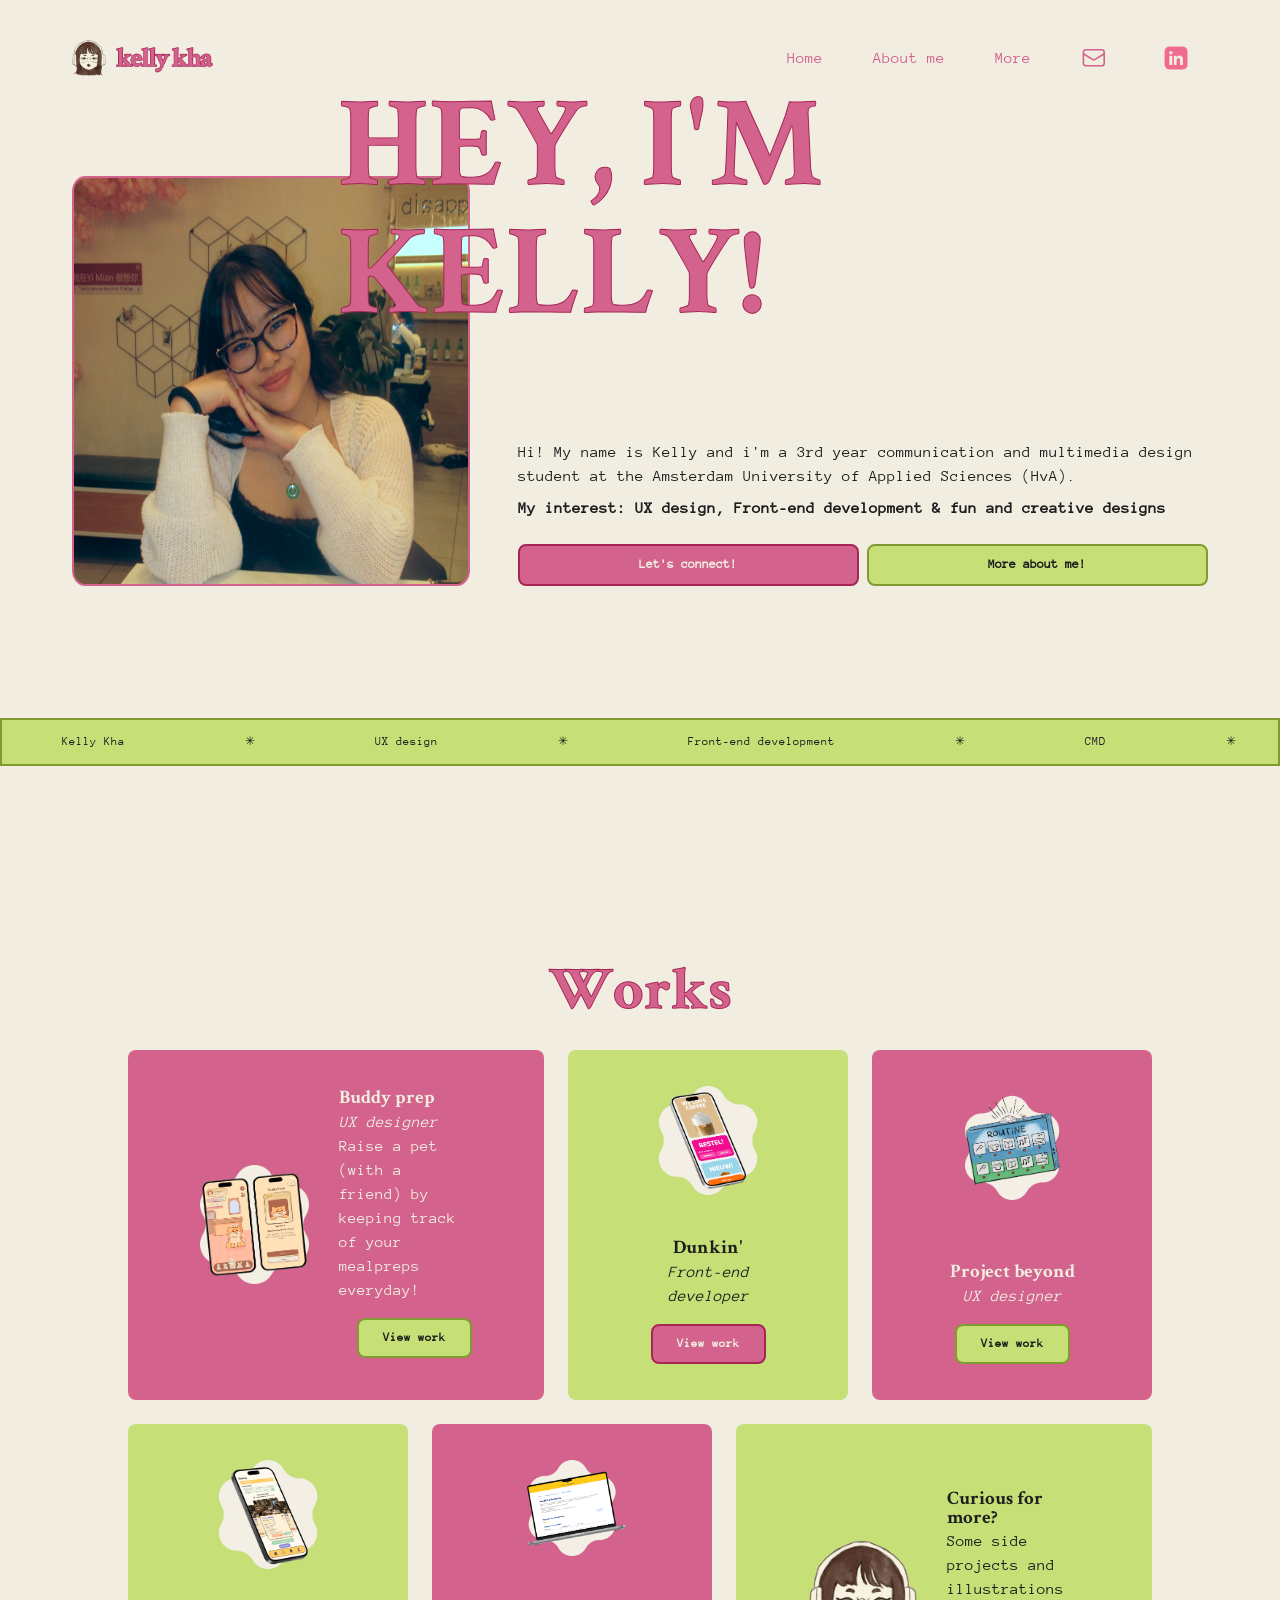
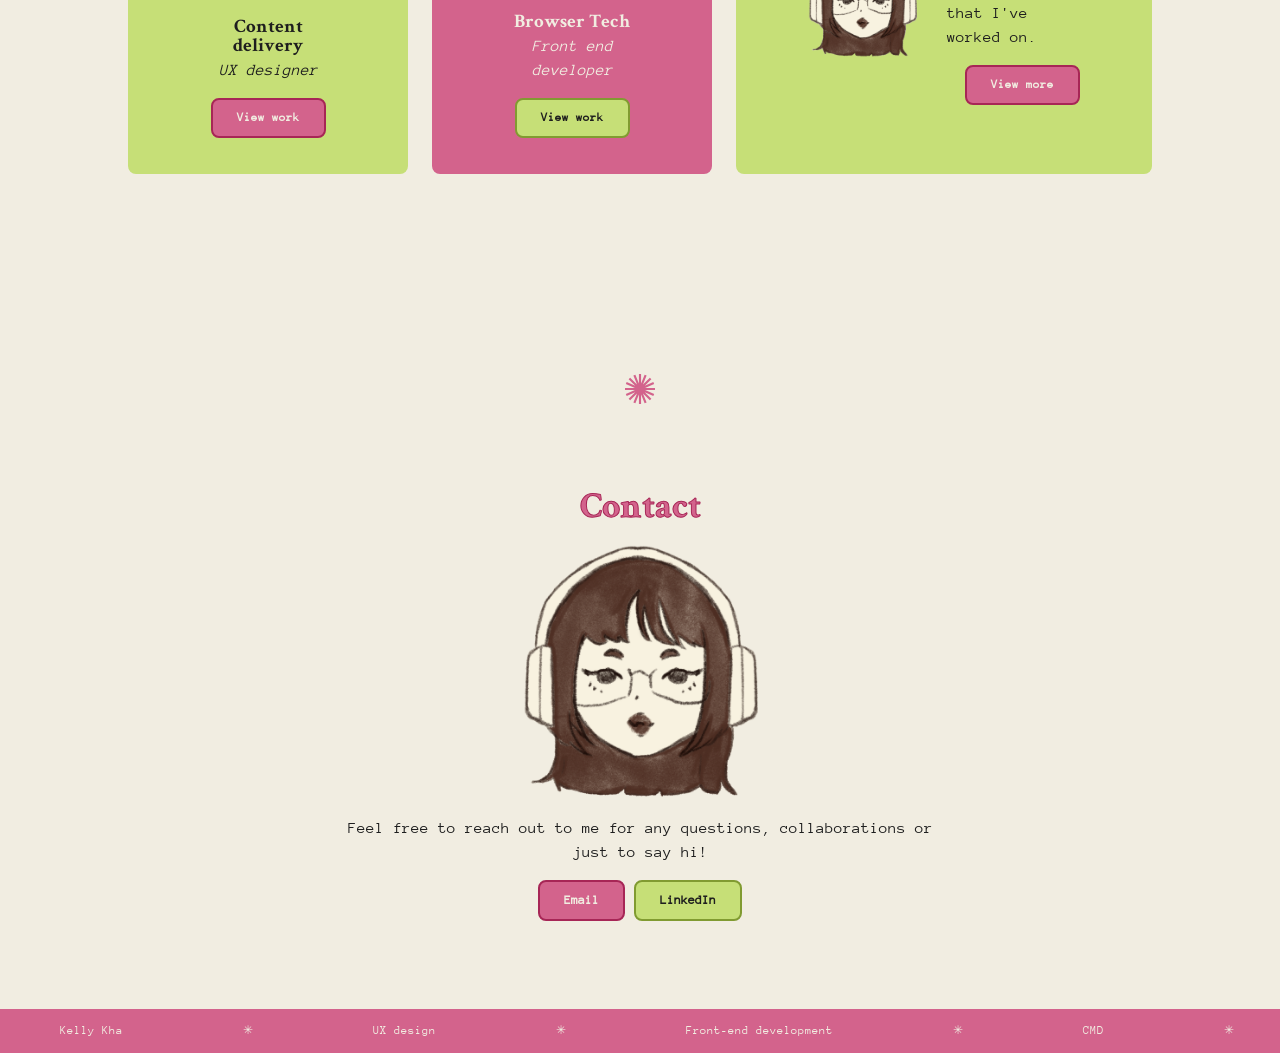
<file: index.html>
<!DOCTYPE html>
<html lang="en">
<head>
    <meta charset="UTF-8">
    <meta name="viewport" content="width=device-width, initial-scale=1.0">
    <title>Portfolio Kelly Kha</title>
    <link href="styles/style.css" rel="stylesheet">
    <link href="styles/about-me.css" rel="stylesheet">
    <link rel="icon" type="image/png" sizes="32x32" href="images/favicon-32x32.png?v=2">
</head>

<body class="container index">
    <header>
        <div>
            <a href="index.html">
                <img class="logo" src="images/logo.png" alt="logo">
            </a>

            <button class="menu">
                <svg xmlns="http://www.w3.org/2000/svg" fill="none" viewBox="0 0 24 24" stroke-width="1.5" stroke="currentColor">
                    <path stroke-linecap="round" stroke-linejoin="round" d="M3.75 6.75h16.5M3.75 12h16.5m-16.5 5.25h16.5" />
                </svg>
            </button>
        </div>


        <nav>
            <ul>
                <li><a href="index.html">Home</a></li>
                <li><a href="about.html">About me</a></li>
                <li><a href="more.html">More</a></li>
                <li><a href="mailto:kellyh.kha@gmail.com" target="_blank" rel="noopener noreferrer">
                    <svg xmlns="http://www.w3.org/2000/svg" fill="none" viewBox="0 0 24 24" stroke-width="1.5" stroke="currentColor">
                        <path stroke-linecap="round" stroke-linejoin="round" d="M21.75 6.75v10.5a2.25 2.25 0 0 1-2.25 2.25h-15a2.25 2.25 0 0 1-2.25-2.25V6.75m19.5 0A2.25 2.25 0 0 0 19.5 4.5h-15a2.25 2.25 0 0 0-2.25 2.25m19.5 0v.243a2.25 2.25 0 0 1-1.07 1.916l-7.5 4.615a2.25 2.25 0 0 1-2.36 0L3.32 8.91a2.25 2.25 0 0 1-1.07-1.916V6.75" />
                    </svg>
                </a></li>

                <li>
                    <a href="http://www.linkedin.com/in/kelly-kha" target="_blank" rel="noopener noreferrer">
                        <img src="images/linkedin.png" alt="linkedin icon">
                    </a>
                </li>
            </ul>          
        </nav>
    </header>

    <section class="hero">
        <img src="images/kelly.png" alt="photo of Kelly Kha">
        <div>
            <div>
                <h1>HEY, I'M KELLY!</h1>
                <p>Hi! My name is Kelly and i'm a 3rd year communication and multimedia design student at the Amsterdam University of Applied Sciences (HvA). </p>
                <p> 
                    <strong>
                        My interest: UX design, Front-end development & fun and creative designs
                    </strong>
                </p>
            </div>

            <div>
                <button class="button-v1"><a href="https://www.linkedin.com/in/kelly-kha/" target="_blank" rel="noopener noreferrer">Let's connect!</a></button>
                <button class="button-v2"><a href="about.html">More about me!</a></button>
            </div>
        </div>
    </section>

    <div class="ticker">
        <div class="ticker-track">
            <span>Kelly Kha</span>
            <span>✳</span>
            <span>UX design</span>
            <span>✳</span>
            <span>Front-end development</span>
            <span>✳</span>
            <span>CMD</span>
            <span>✳</span>
            <span>Creative</span>
            <span>✳</span>
            
            <span>Kelly Kha</span>
            <span>✳</span>
            <span>UX design</span>
            <span>✳</span>
            <span>Front-end development</span>
            <span>✳</span>
            <span>CMD</span>
            <span>✳</span>
            <span>Creative</span>
            <span>✳</span>
        </div>
    </div>

    <section class="works">
            <h2>Works</h2>
            <div class="work-cards">
                <div class="work-card-div-1">
                    <div class="work-card card-1 card-first">
                        <img src="images/work1.png" alt="work 1">
    
                        <div class="work-card-content">
                            <div>
                                <h3>Buddy prep</h3>
                                <p><em>UX designer</em></p>
                                <p>Raise a pet (with a friend) by keeping track of your mealpreps everyday!</p>
                            </div>
        
                            <button class="button-v2"> <a href="buddy-prep.html">View work</a></button>
                        </div>
                    </div>
    
                    <div class="work-card card-2 card-second">
                        <img src="images/work2.png" alt="work 2">
    
                        <div class="work-card-content">
                            <div>
                                <h3>Dunkin' </h3>
                                <p><em>Front-end developer</em></p>
                                <p>A remake of the dunkin' donuts website. Made with HTML / CSS / Javascript</p>
                            </div>
        
                            <button class="button-v1"><a href="dunkin.html">View work</a></button>
                        </div>
                    </div>
    
                    <div class="work-card card-1 card-third">
                        <img src="images/work3.png" alt="work 3">
    
                        <div class="work-card-content">
                            <div>
                                <h3>Project beyond</h3>
                                <p><em>UX designer</em></p>
                                <p>A case study to create a more effective bedtime routine for children with adhd</p>
                            </div>
    
                            <button class="button-v2"><a href="beyond.html">View work</a></button>
                        </div>
                    </div>
                </div>

                <div class="work-card-div-2">
                    <div class="work-card card-2 card-fourth">
                        <img src="images/work4.png" alt="work 4">
    
                        <div class="work-card-content">
                            <div>
                                <h3>Content delivery</h3>
                                <p><em>UX designer</em></p>
                                <p>An app that helps users find restaurants that meet their preferences.</p>
                            </div>
    
                            <button class="button-v1"><a href="content.html">View work</a></button>
                        </div>
                    </div>
    
                    <!-- <div class="work-card card-1 card-fifth">
                        <img src="images/work5.png" alt="work 4">
    
                        <div class="work-card-content">
                            <div>
                                <h3>Closetfy</h3>
                                <p><em>UX designer</em></p>
                                <p>Closetfy is a clothing app where users can upload photos or create 3D scans to virtually try on garments before purchasing.</p>
                            </div>
    
                            <button class="button-v2"><a href="closetfy.html">View work</a></button>
                        </div>
                    </div> -->

                    <div class="work-card card-1 card-fifth">
                        <img src="images/work7.png" alt="work 7">
    
                        <div class="work-card-content">
                            <div>
                                <h3>Browser Tech </h3>
                                <p><em>Front end developer</em></p>
                                <p>An accessible inheritance tax form styled after NS, built with HTML, CSS and progressive enhancement via Javascript.</p>
                            </div>
    
                            <button class="button-v2"><a href="browser-tech.html">View work</a></button>
                        </div>
                    </div>
    
                    <div class="work-card card-2 card-sixth">
                        <img src="images/work6.png" alt="work 5">
    
                        <div class="work-card-content">
                            <div>
                                <h3>Curious for more?</h3>
                                <p>Some side projects and illustrations that I've worked on.</p>
                            </div>
    
                            <button class="button-v1"><a href="more.html">View more</a></button>
                        </div>
                    </div>
                </div>
            </div>
    </section>

    <section class="shape">
        <img src="images/shape.svg" alt="shape">
    </section>
    
    <section class="contact">
        <h2>Contact</h2>
        <img src="images/work6.png" alt="drawing of Kelly Kha">
        <p>Feel free to reach out to me for any questions, collaborations or just to say hi!</p>

        <div>
            <button class="button-v1"><a href="mailto:kellyh.kha@gmail.com" target="_blank" rel="noopener noreferrer">Email</a></button>
            <button class="button-v2"><a href="http://www.linkedin.com/in/kelly-kha" target="_blank" rel="noopener noreferrer">LinkedIn</a></button>
        </div>
    </section>

    <div class="ticker ticker-bottom">
        <div class="ticker-track">
            <span>Kelly Kha</span>
            <span>✳</span>
            <span>UX design</span>
            <span>✳</span>
            <span>Front-end development</span>
            <span>✳</span>
            <span>CMD</span>
            <span>✳</span>
            <span>Creative</span>
            <span>✳</span>
            
            <span>Kelly Kha</span>
            <span>✳</span>
            <span>UX design</span>
            <span>✳</span>
            <span>Front-end development</span>
            <span>✳</span>
            <span>CMD</span>
            <span>✳</span>
            <span>Creative</span>
            <span>✳</span>
        </div>
    </div>
    <script src="script/script.js"></script>
</body>
</html>
</file>
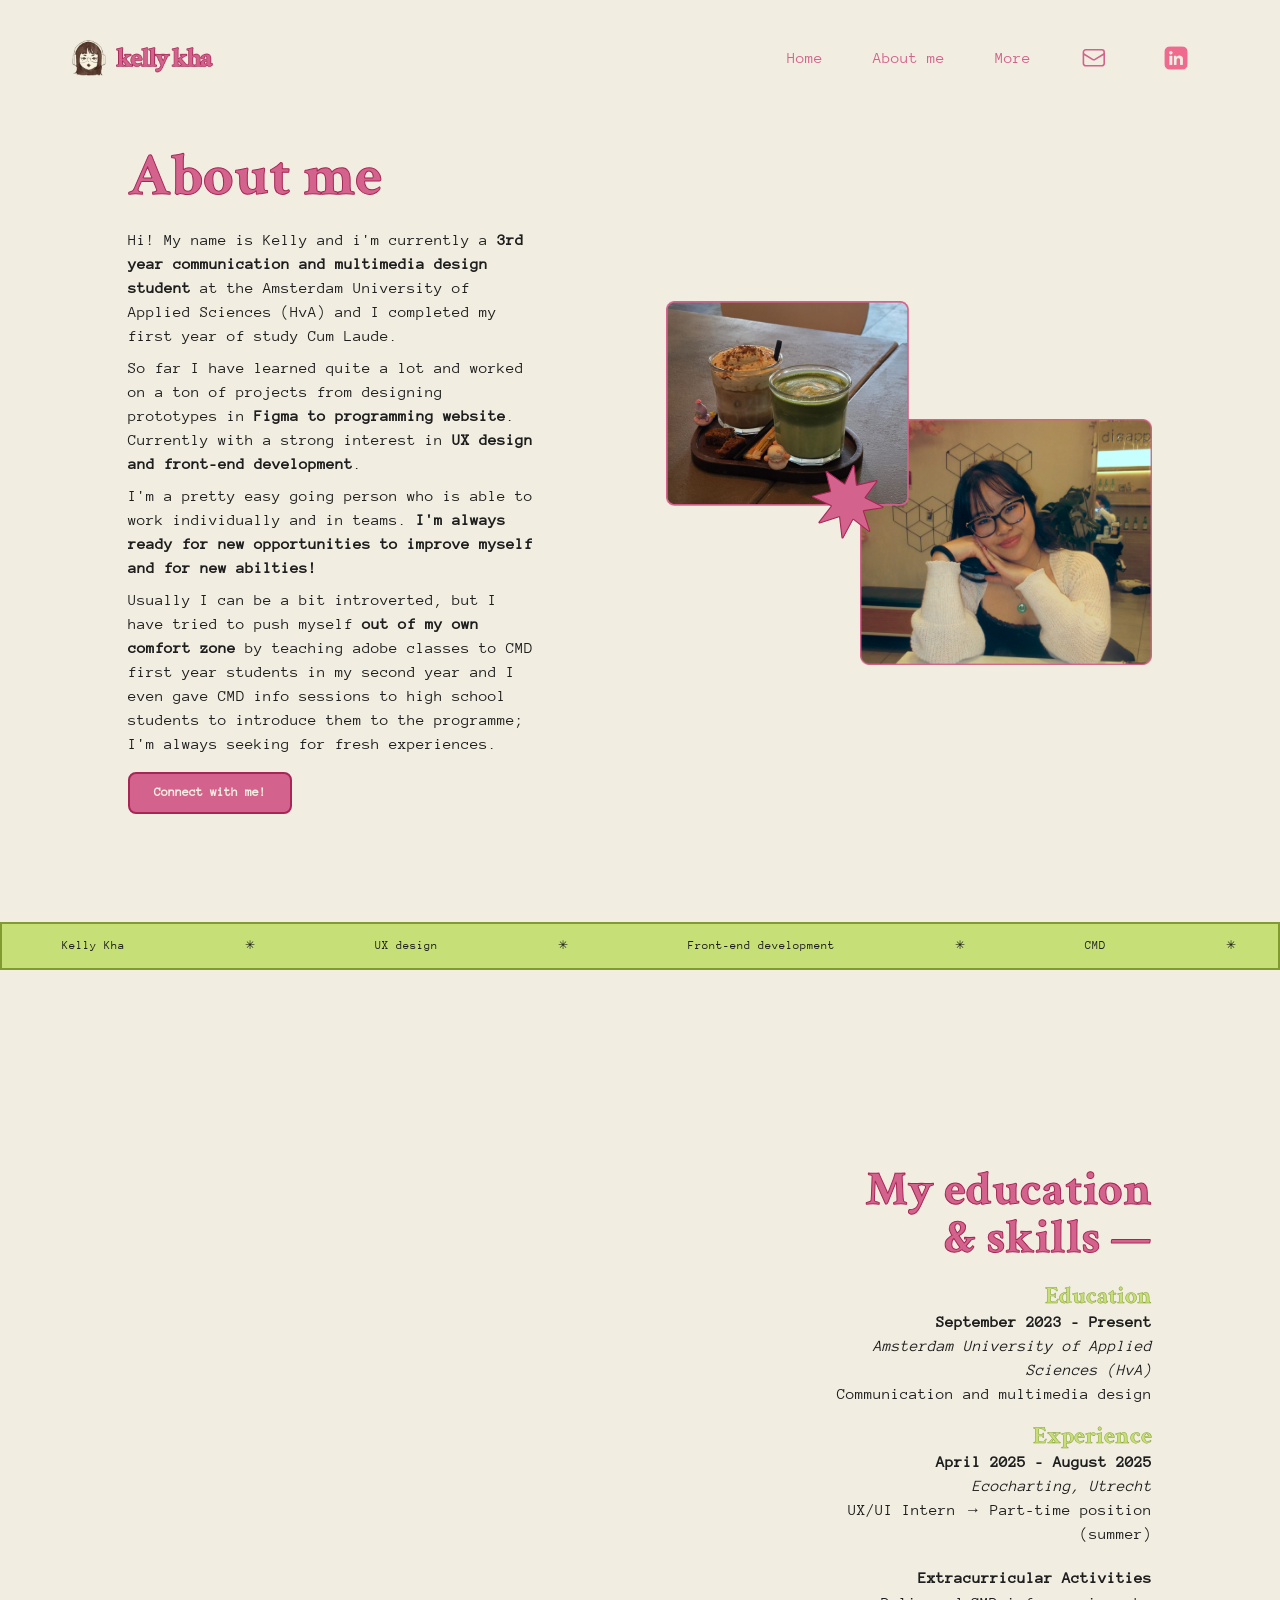
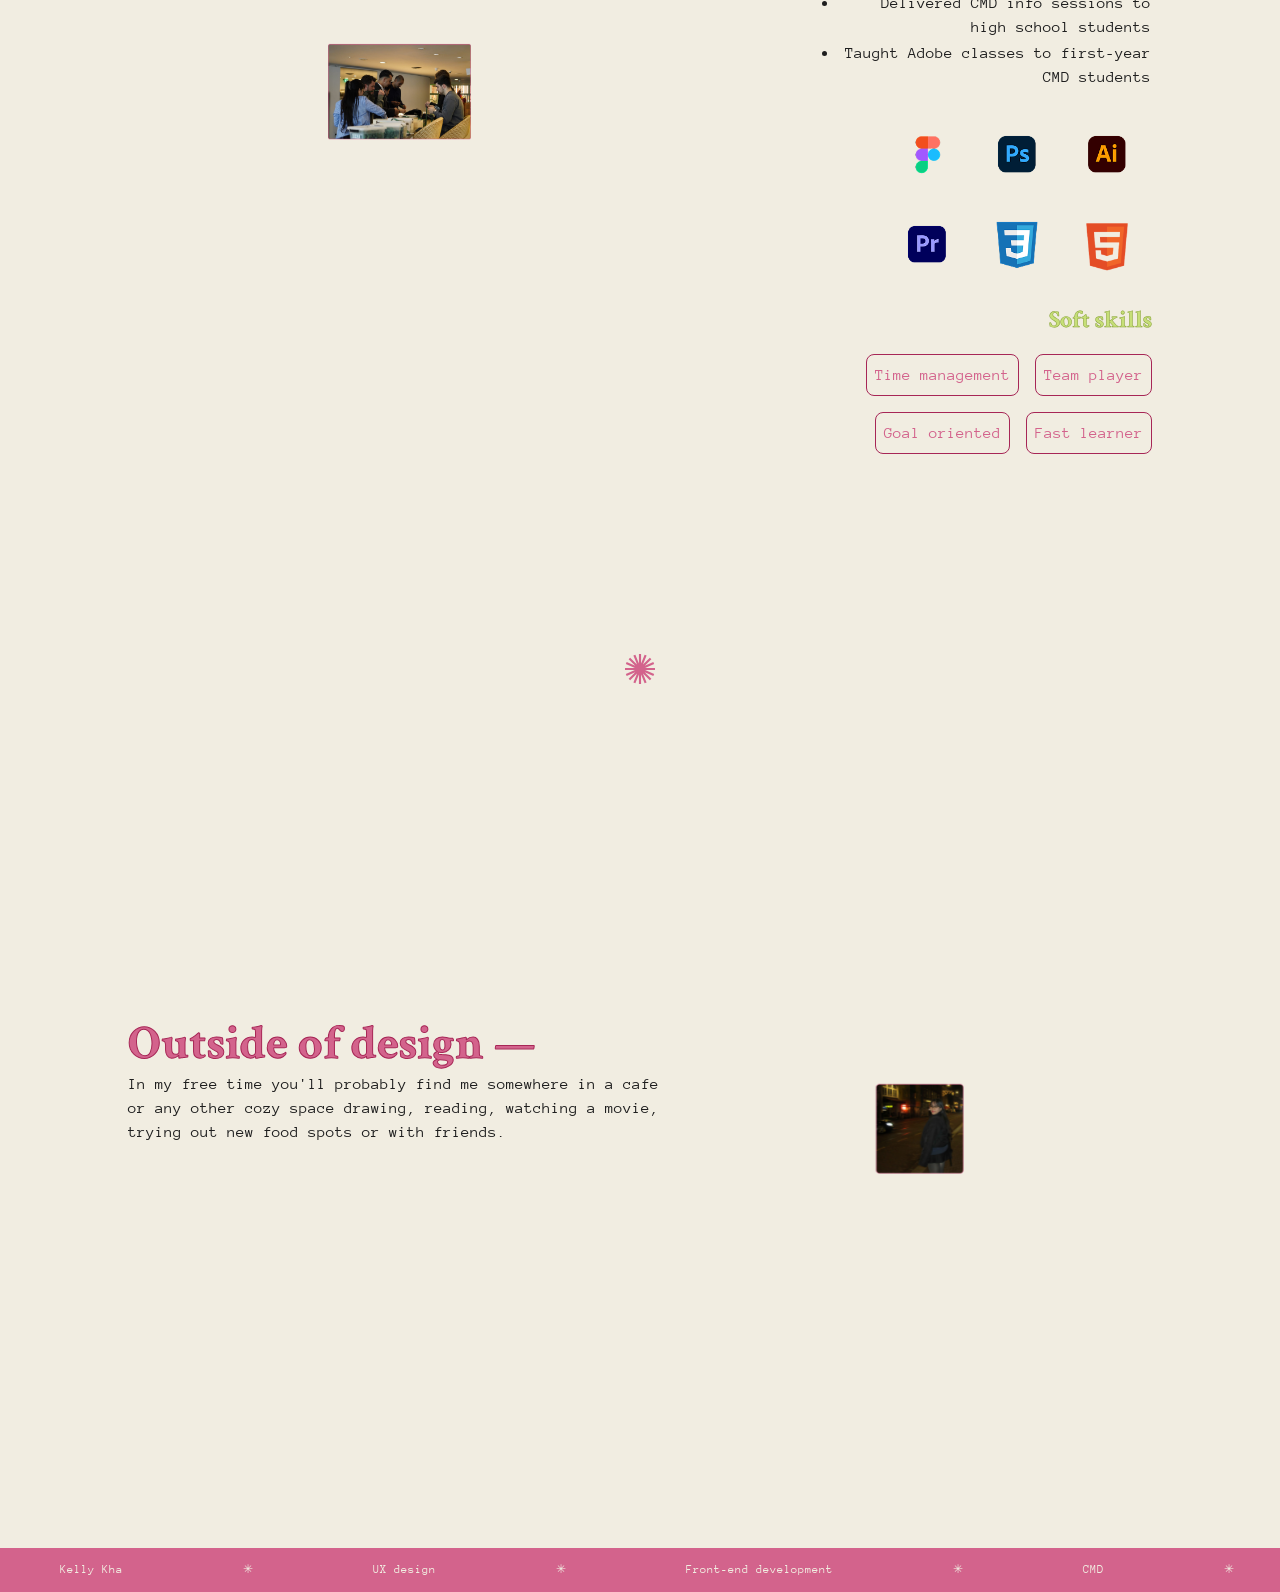
<file: about.html>
<!DOCTYPE html>
<html lang="en">
<head>
    <meta charset="UTF-8">
    <meta name="viewport" content="width=device-width, initial-scale=1.0">
    <title>Portfolio Kelly Kha</title>
    <link href="styles/style.css" rel="stylesheet">
    <link href="styles/about-me.css" rel="stylesheet">
    <link rel="icon" type="image/png" sizes="32x32" href="images/favicon-32x32.png?v=2">
</head>

<body class="container about-me">
    <header>
        <div>
            <a href="index.html">
                <img class="logo" src="images/logo.png" alt="logo">
            </a>

            <button class="menu">
                <svg xmlns="http://www.w3.org/2000/svg" fill="none" viewBox="0 0 24 24" stroke-width="1.5" stroke="currentColor">
                    <path stroke-linecap="round" stroke-linejoin="round" d="M3.75 6.75h16.5M3.75 12h16.5m-16.5 5.25h16.5" />
                </svg>
            </button>
        </div>


        <nav>
            <ul>
                <li><a href="index.html">Home</a></li>
                <li><a href="about.html">About me</a></li>
                <li><a href="more.html">More</a></li>
                <li><a href="mailto:kellyh.kha@gmail.com" target="_blank" rel="noopener noreferrer">
                    <svg xmlns="http://www.w3.org/2000/svg" fill="none" viewBox="0 0 24 24" stroke-width="1.5" stroke="currentColor">
                        <path stroke-linecap="round" stroke-linejoin="round" d="M21.75 6.75v10.5a2.25 2.25 0 0 1-2.25 2.25h-15a2.25 2.25 0 0 1-2.25-2.25V6.75m19.5 0A2.25 2.25 0 0 0 19.5 4.5h-15a2.25 2.25 0 0 0-2.25 2.25m19.5 0v.243a2.25 2.25 0 0 1-1.07 1.916l-7.5 4.615a2.25 2.25 0 0 1-2.36 0L3.32 8.91a2.25 2.25 0 0 1-1.07-1.916V6.75" />
                    </svg>
                </a></li>

                <li>
                    <a href="http://www.linkedin.com/in/kelly-kha" target="_blank" rel="noopener noreferrer">
                        <img src="images/linkedin.png" alt="linkedin icon">
                    </a>
                </li>
            </ul>          
        </nav>
    </header>

    <section class="about-me-container">
        <div class="about-me-info">
            <h1>
                About me
            </h1>

            <div class="about-me-info-text">
                <img class="about-me-hide" src="images/kelly.png" alt="">
                <img class="about-me-hide" src="images/shape-2.svg" alt="">
                <p>
                    Hi! My name is Kelly and i'm currently a <strong>3rd year communication and multimedia design student</strong>  at the Amsterdam University of Applied Sciences (HvA) and I completed my first year of study Cum Laude.
                </p>

    
                <p>
                    So far I have learned quite a lot and worked on a ton of projects from designing prototypes in <strong>Figma to programming website</strong>. Currently with a strong interest in <strong>UX design and front-end development</strong>.
                </p>
    
                <p>
                    I'm a pretty easy going person who is able to work individually and in teams. <strong>I'm always ready for new opportunities to improve myself and for new abilties!</strong>
                </p>
    
                <p>
                    Usually I can be a bit introverted, but I have tried to push myself <strong>out of my own comfort zone</strong> by teaching adobe classes to CMD first year students in my second year and I even gave CMD info sessions to high school students to introduce them to the programme; I'm always seeking for fresh experiences.
                </p>
            </div>

            <button class="button-v1">
                Connect with me!
            </button>
        </div>

        <div class="about-me-photo">
            <img src="images/kelly.png" alt="">
            <img src="images/about-me-img-1.png" alt="">
            <img src="images/shape-2.svg" alt="">
        </div>
    </section>

    <div class="ticker">
        <div class="ticker-track">
            <span>Kelly Kha</span>
            <span>✳</span>
            <span>UX design</span>
            <span>✳</span>
            <span>Front-end development</span>
            <span>✳</span>
            <span>CMD</span>
            <span>✳</span>
            <span>Creative</span>
            <span>✳</span>
            
            <span>Kelly Kha</span>
            <span>✳</span>
            <span>UX design</span>
            <span>✳</span>
            <span>Front-end development</span>
            <span>✳</span>
            <span>CMD</span>
            <span>✳</span>
            <span>Creative</span>
            <span>✳</span>
        </div>
    </div>

    <section class="skills-and-education">
        <h2 class="about-me-hide">My education & skills —</h2>
        <div class="skills-img-container">
            <img src="images/abt-5.png" alt="">
            <img src="images/abt-6.png" alt="">
            <img src="images/abt-7.png" alt="">
        </div>

        <div class="skills-and-education-info">
            <h2 class="about-me-hidden">My education & skills —</h2>
            <div>
                <h3>Education</h3>
                <p>
                    <strong>September 2023 - Present</strong><br>
                    <em>
                        Amsterdam University of Applied Sciences (HvA)
                    </em><br>
                    Communication and multimedia design
                </p>
            </div>

            <div>
                <h3>Experience</h3>
    
                <div class="experience-info">
                    <div>
                        <p>
                            <strong>April 2025 - August 2025</strong><br>
                            <em>
                                Ecocharting, Utrecht
                            </em><br>
                            UX/UI Intern → Part-time position (summer)
                        </p>
                    </div>
        
                    <div>
                        <p>
                            <strong>Extracurricular Activities</strong><br>
                            <ul>
                                <li>Delivered CMD info sessions to high school students</li>
                                <li>Taught Adobe classes to first-year CMD students</li>
                            </ul>
                        </p>
                    </div>
                </div>
            </div>
            
            <div class="logos">
                <img src="images/figma.png" alt="">
                <img src="images/photoshop.png" alt="">
                <img src="images/illustrator.png" alt="">
                <img src="images/premiere.png" alt="">
                <img src="images/html.png" alt="">
                <img src="images/css.png" alt="">
            </div>
            
            <div class="soft-skills">
                <h3>Soft skills</h3>
                <ul>
                    <!-- <li>Attention to detail</li> -->
                    <li>Time management</li>
                    <li>Team player</li>
                    <li>Goal oriented</li>
                    <li>Fast learner</li>
                </ul>
            </div>
        </div>

    </section>

    <section class="shape">
        <img src="images/shape.svg" alt="shape">
    </section>

    <div class="outside-of-design">
        <h2 class="about-me-hide">
            Outside of design —
        </h2>
        <div class="outside-of-design-images">
            <img src="images/abt-1.png" alt="">
            <img src="images/abt-2.png" alt="">
            <img src="images/abt-3.png" alt="">
            <img src="images/abt-4.png" alt="">
        </div>

        <div>
            <h2 class="about-me-hidden">
                Outside of design —
            </h2>

            <p>
                In my free time you'll probably find me somewhere in a cafe or any other cozy space drawing, reading, watching a movie, trying out new food spots or with friends.
            </p>
        </div>

    </div>
    
    <div class="ticker ticker-bottom">
        <div class="ticker-track">
            <span>Kelly Kha</span>
            <span>✳</span>
            <span>UX design</span>
            <span>✳</span>
            <span>Front-end development</span>
            <span>✳</span>
            <span>CMD</span>
            <span>✳</span>
            <span>Creative</span>
            <span>✳</span>
            
            <span>Kelly Kha</span>
            <span>✳</span>
            <span>UX design</span>
            <span>✳</span>
            <span>Front-end development</span>
            <span>✳</span>
            <span>CMD</span>
            <span>✳</span>
            <span>Creative</span>
            <span>✳</span>
        </div>
    </div>
    <script src="script/script.js"></script>
</body>
</html>
</file>
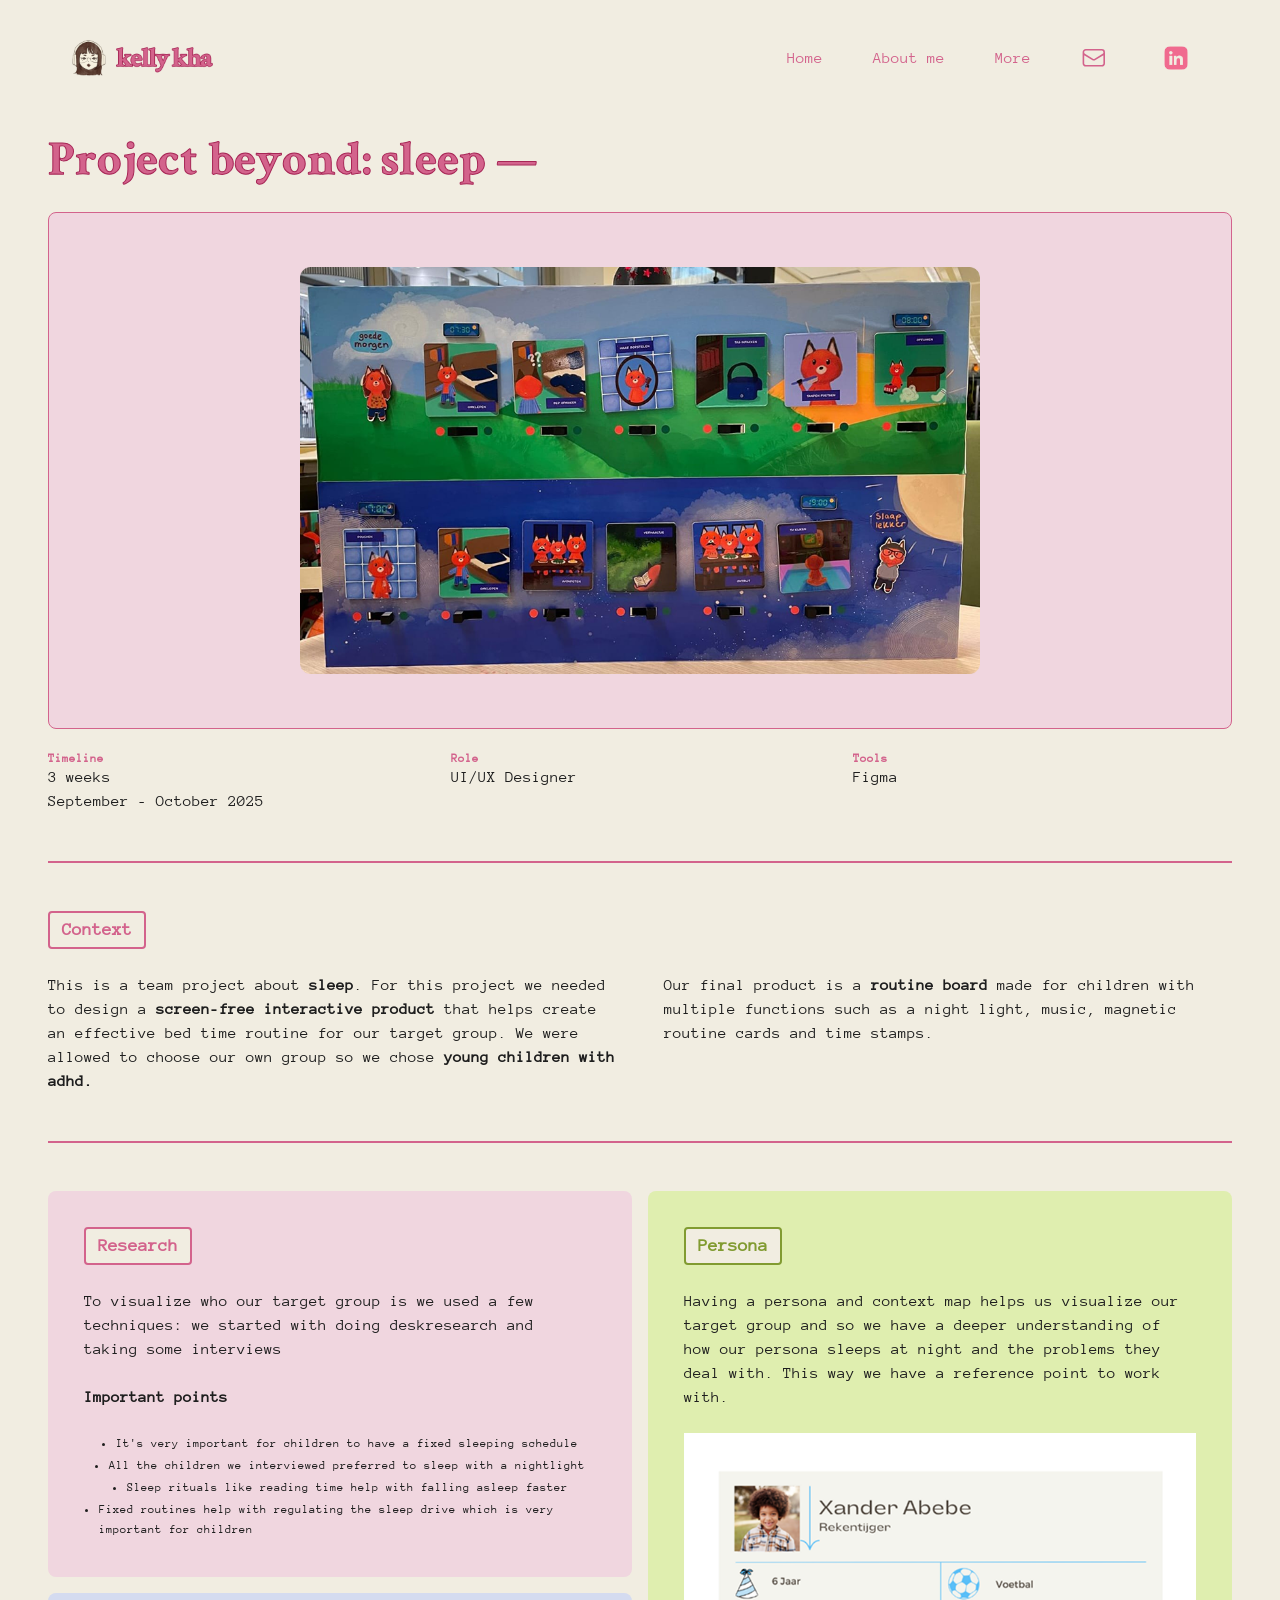
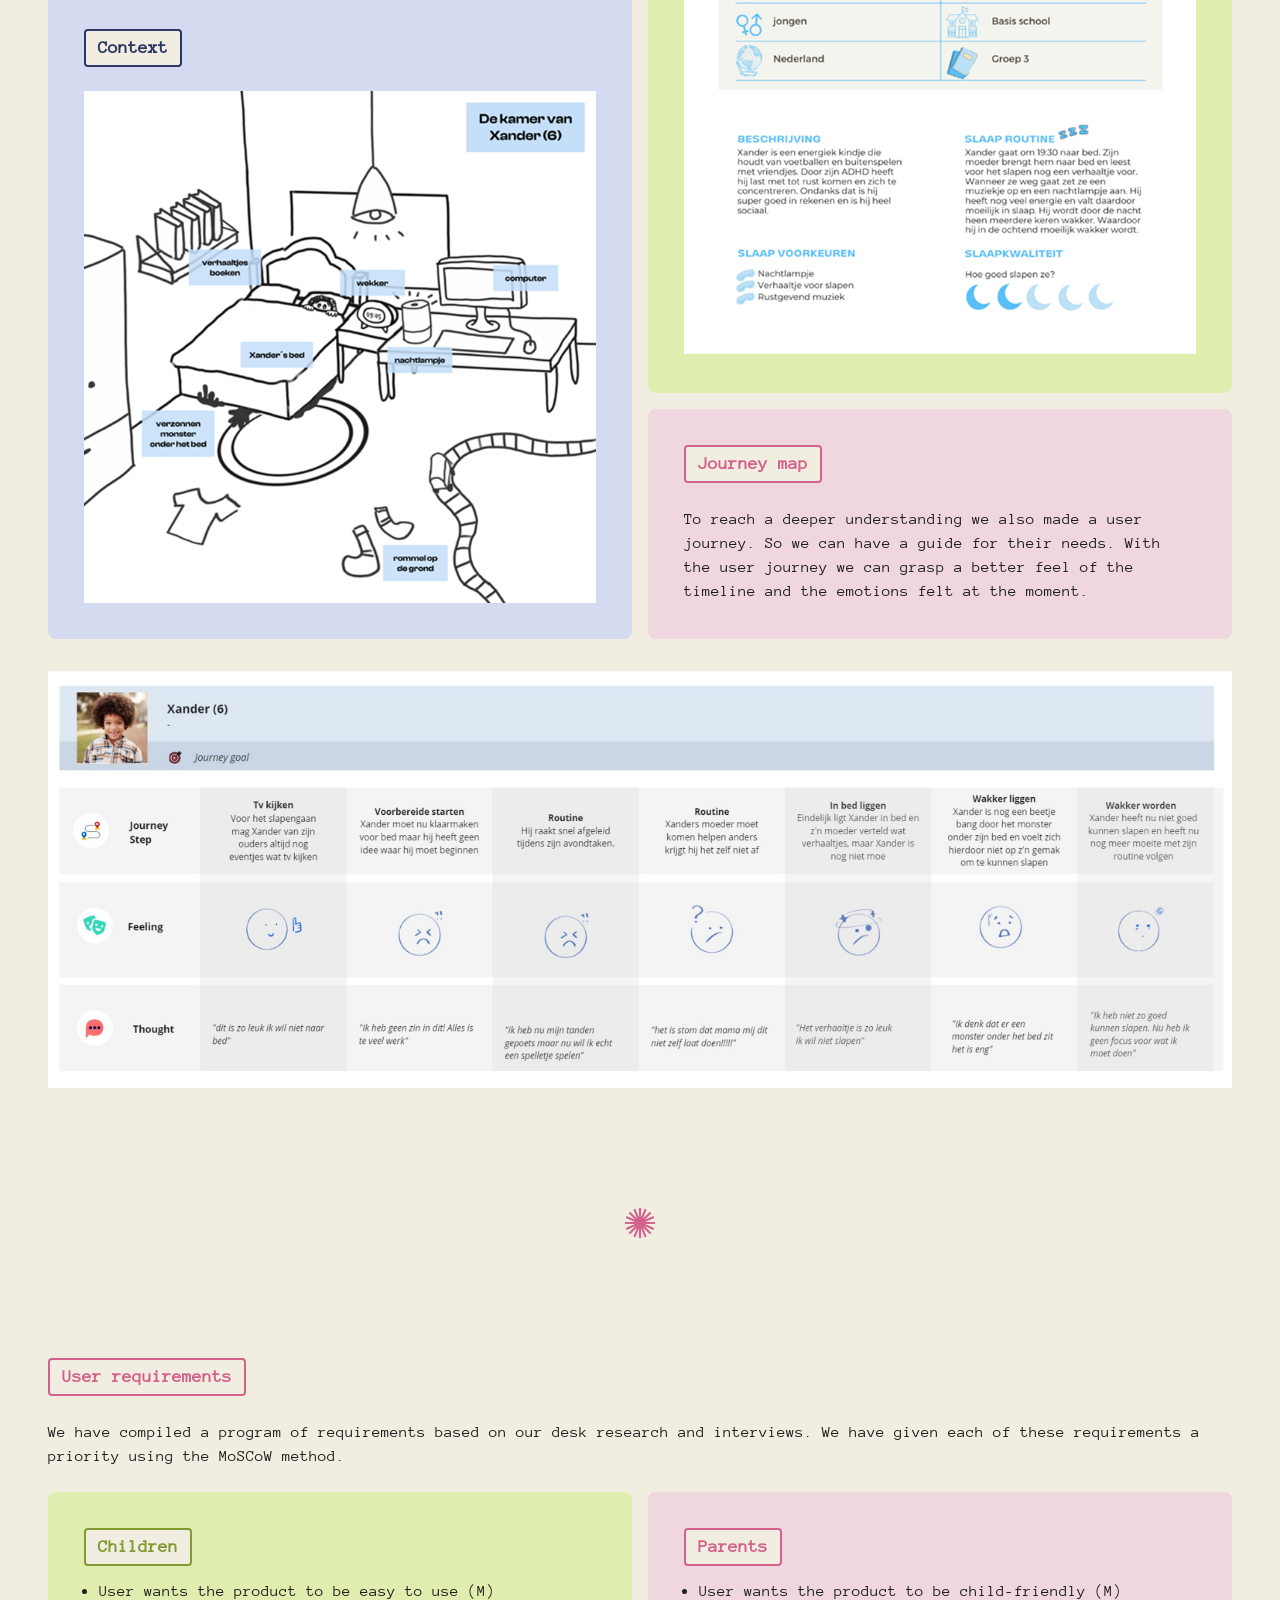
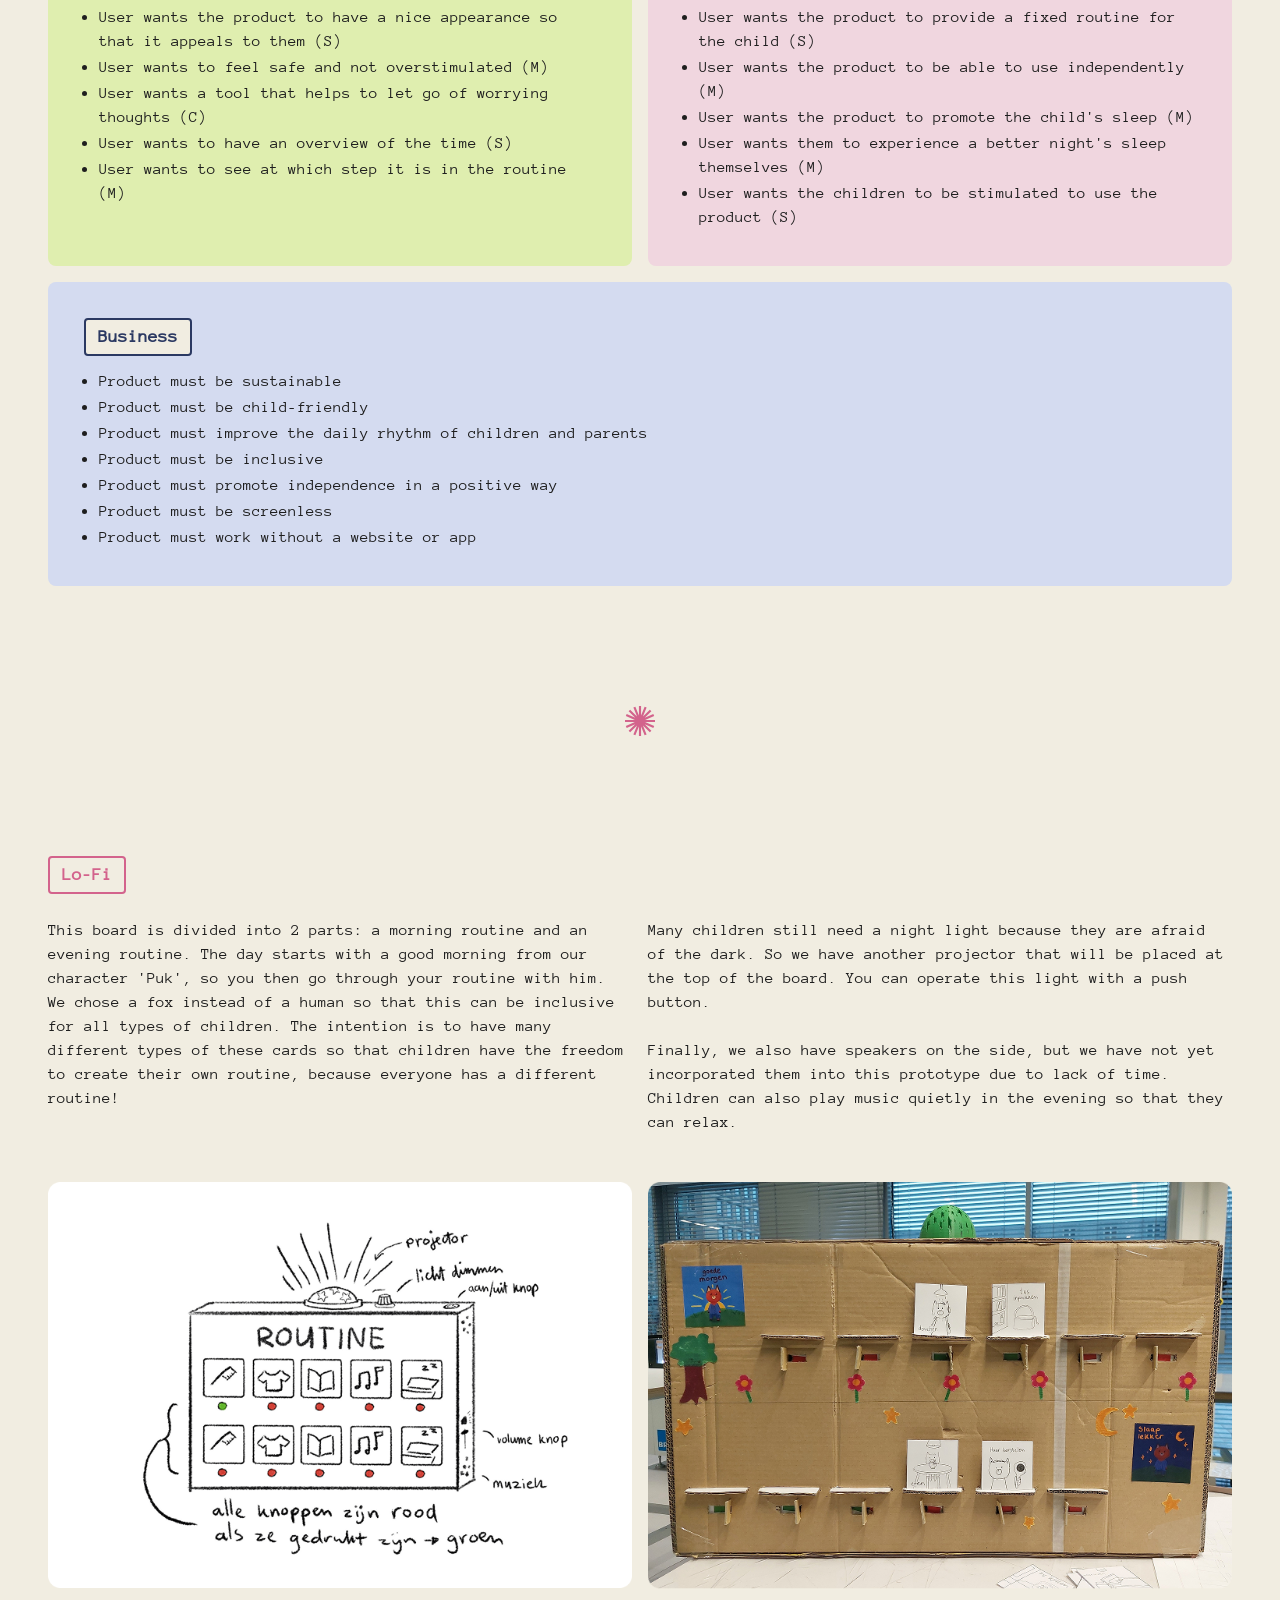
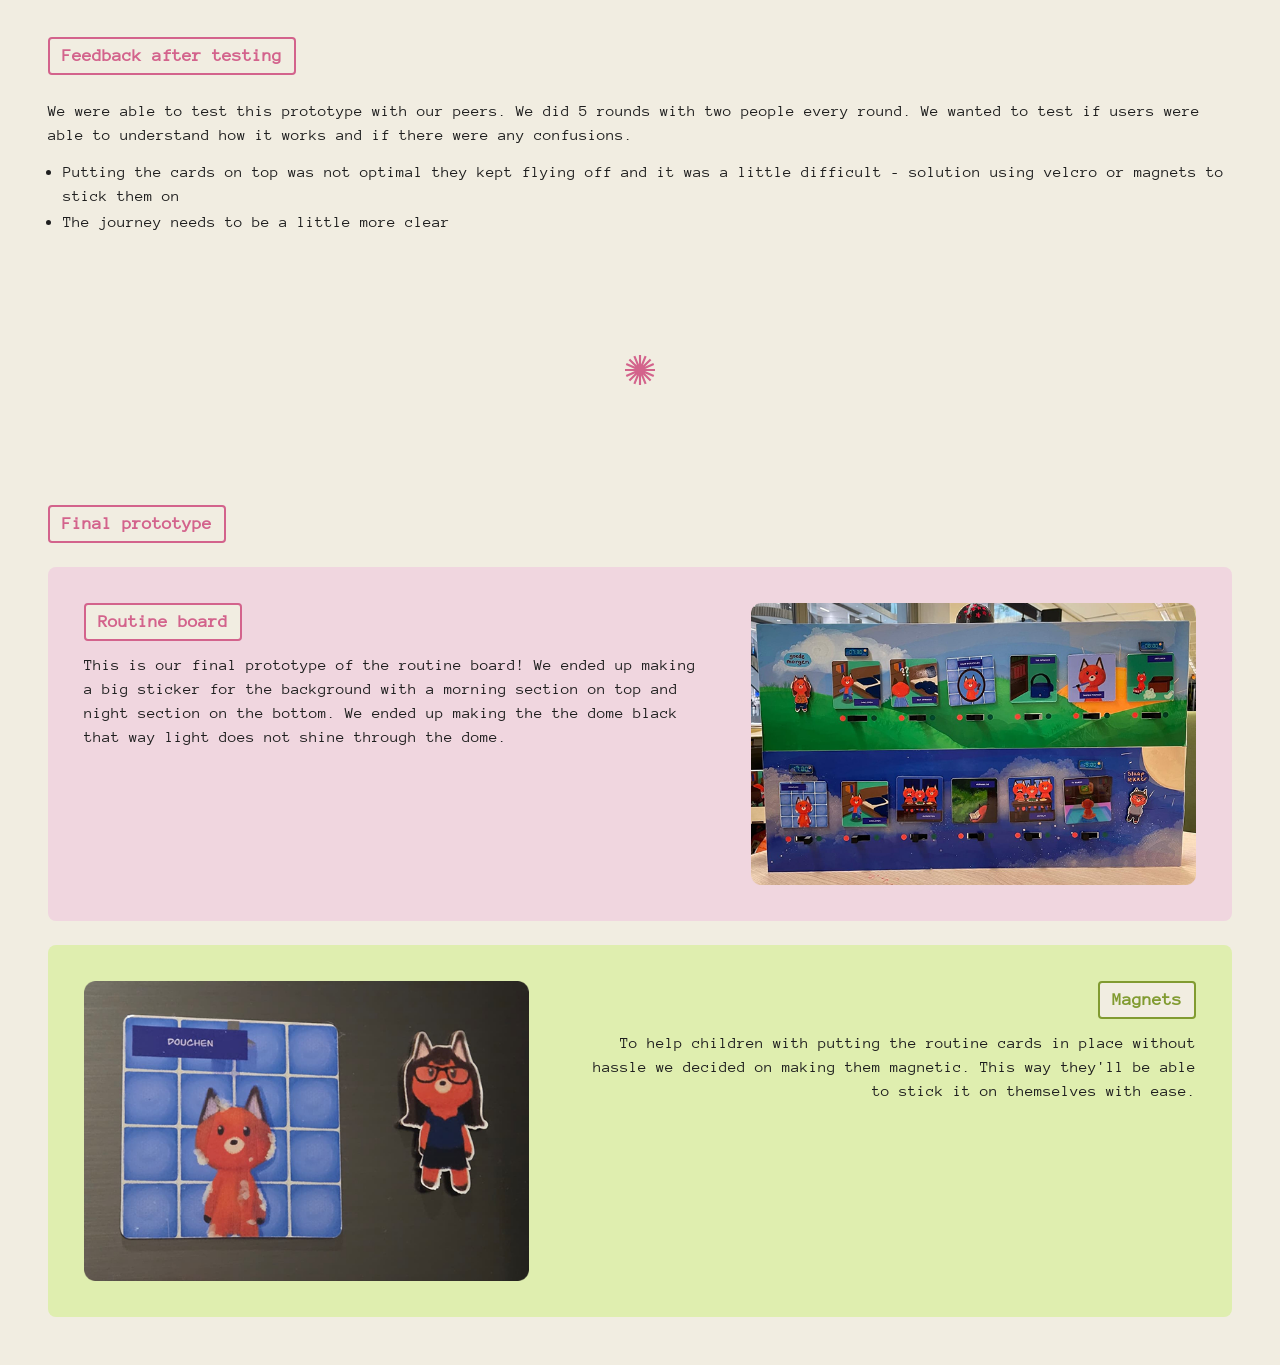
<file: beyond.html>
<!DOCTYPE html>
<html lang="en">
<head>
    <meta charset="UTF-8">
    <meta name="viewport" content="width=device-width, initial-scale=1.0">
    <title>Portfolio Kelly Kha</title>
    <link href="styles/style.css" rel="stylesheet">
    <link href="styles/about-me.css" rel="stylesheet">
    <link href="styles/works.css" rel="stylesheet">
    <link rel="icon" type="image/png" sizes="32x32" href="images/favicon-32x32.png?v=2">
</head>

<body class="container works-page beyond">
    <header>
        <div>
            <a href="index.html">
                <img class="logo" src="images/logo.png" alt="logo">
            </a>

            <button class="menu">
                <svg xmlns="http://www.w3.org/2000/svg" fill="none" viewBox="0 0 24 24" stroke-width="1.5" stroke="currentColor">
                    <path stroke-linecap="round" stroke-linejoin="round" d="M3.75 6.75h16.5M3.75 12h16.5m-16.5 5.25h16.5" />
                </svg>
            </button>
        </div>


        <nav>
            <ul>
                <li><a href="index.html">Home</a></li>
                <li><a href="about.html">About me</a></li>
                <li><a href="more.html">More</a></li>
                <li><a href="mailto:kellyh.kha@gmail.com" target="_blank" rel="noopener noreferrer">
                    <svg xmlns="http://www.w3.org/2000/svg" fill="none" viewBox="0 0 24 24" stroke-width="1.5" stroke="currentColor">
                        <path stroke-linecap="round" stroke-linejoin="round" d="M21.75 6.75v10.5a2.25 2.25 0 0 1-2.25 2.25h-15a2.25 2.25 0 0 1-2.25-2.25V6.75m19.5 0A2.25 2.25 0 0 0 19.5 4.5h-15a2.25 2.25 0 0 0-2.25 2.25m19.5 0v.243a2.25 2.25 0 0 1-1.07 1.916l-7.5 4.615a2.25 2.25 0 0 1-2.36 0L3.32 8.91a2.25 2.25 0 0 1-1.07-1.916V6.75" />
                    </svg>
                </a></li>

                <li>
                    <a href="http://www.linkedin.com/in/kelly-kha" target="_blank" rel="noopener noreferrer">
                        <img src="images/linkedin.png" alt="linkedin icon">
                    </a>
                </li>
            </ul>          
        </nav>
    </header>

    <section class="hero-works">
        <h1>Project beyond: sleep —</h1>
        <div class="hero-works-img-container">
            <img src="images/works-beyond.png" alt="">
        </div>

        <div class="hero-context">
            <div>
                <h2>Timeline</h2>
                <p>3 weeks</p>
                <p>September - October 2025</p>
            </div>

            <div>
                <h2>Role</h2>
                <p>UI/UX Designer</p>
            </div>

            <div>
                <h2>Tools</h2>
                <p>Figma</p>
            </div>
        </div>
    </section>

    <hr class="works-divider">

    <section class="context">
        <h2 class="works-subheading">Context</h2>
        <div class="context-info">
            <p>This is a team project about <strong>sleep</strong>. For this project we needed to design a <strong>screen-free interactive product</strong> that helps create an effective bed time routine for our target group. We were allowed to choose our own group so we chose <strong>young children with adhd.</strong></p>
            <p>
                Our final product is a <strong>routine board</strong> made for children with multiple functions such as a night light, music, magnetic routine cards and time stamps.
            </p>
        </div>
    </section>
    
    <hr class="works-divider">

    <section class="testing">
        <div>
            <h3 class="works-subheading">
                Research
            </h3>
            <p>
                To visualize who our target group is we used a few techniques: we started with doing deskresearch and taking some interviews <br> <br>
                <strong>Important points</strong>
            </p>
            <ul>
                <li>It's very important for children to have a fixed sleeping schedule</li>
                <li>All the children we interviewed preferred to sleep with a nightlight</li>
                <li>Sleep rituals like reading time help with falling asleep faster</li>
                <li>Fixed routines help with regulating the sleep drive which is very important for children</li>
            </ul>
        </div>

        <div>
            <h3 class="works-subheading-2">
                Persona
            </h3>
            <p>
                Having a persona and context map helps us visualize our target group and so we have a deeper understanding of how our persona sleeps at night and the problems they deal with. This way we have a reference point to work with.
            </p>
            <img src="images/works-beyond-2.png" alt="">
        </div>

        <div>
            <h3 class="works-subheading-3">
                Context
            </h3>
            <img src="images/works-beyond-3.png" alt="">
        </div>

        <div>
            <h3 class="works-subheading">
                Journey map
            </h3>
            <p>
                To reach a deeper understanding we also made a user journey. So we can have a guide for their needs.

                With the user journey we can grasp a better feel of the timeline and the emotions felt at the moment.
            </p>
        </div>

        <img class="test-img" src="images/works-beyond-4.png" alt="">
    </section>

    <section class="shape">
        <img src="images/shape.svg" alt="shape">
    </section>

    <section class="sue-if-container">
        <h2 class="works-subheading">User requirements</h2>
        <p>
            We have compiled a program of requirements based on our desk research and interviews. We have given each of these requirements a priority using the MoSCoW method.
        </p>
        <div class="sue-if-content">
            <div>
                <h3 class="works-subheading-2">Children</h3>
                <ul>
                    <li>User wants the product to be easy to use (M)</li>
                    <li>User wants the product to have a nice appearance so that it appeals to them (S) </li>
                    <li>User wants to feel safe and not overstimulated (M)</li>
                    <li>User wants a tool that helps to let go of worrying thoughts (C)</li>
                    <li>User wants to have an overview of the time (S)</li>
                    <li>User wants to see at which step it is in the routine (M)</li>
                </ul>
            </div>

            <div>
                <h3 class="works-subheading">Parents</h3>
                <ul>
                    <li>User wants the product to be child-friendly (M)</li>
                    <li>User wants the product to provide a fixed routine for the child (S)</li>
                    <li>User wants the product to be able to use independently (M)</li>
                    <li>User wants the product to promote the child's sleep (M)</li>
                    <li>User wants them to experience a better night's sleep themselves (M)</li>
                    <li>User wants the children to be stimulated to use the product (S)</li>
                </ul>
            </div>

            <div>
                <h3 class="works-subheading-3">Business</h3>
                <ul>
                    <li>Product must be sustainable</li>
                    <li>Product must be child-friendly</li>
                    <li>Product must improve the daily rhythm of children and parents</li>
                    <li>Product must be inclusive</li>
                    <li>Product must promote independence in a positive way</li>
                    <li>Product must be screenless</li>
                    <li>Product must work without a website or app</li>
                </ul>
            </div>
        </div>
    </section>

    <section class="shape">
        <img src="images/shape.svg" alt="shape">
    </section>

    <section class="lo-fi">
        <h2 class="works-subheading">Lo-Fi</h2>
        <div>
            <p>
                This board is divided into 2 parts: a morning routine and an evening routine. The day starts with a good morning from our character 'Puk', so you then go through your routine with him. We chose a fox instead of a human so that this can be inclusive for all types of children. The intention is to have many different types of these cards so that children have the freedom to create their own routine, because everyone has a different routine!
            </p>
            <p>
                Many children still need a night light because they are afraid of the dark. So we have another projector that will be placed at the top of the board. You can operate this light with a push button. <br> <br>Finally, we also have speakers on the side, but we have not yet incorporated them into this prototype due to lack of time. Children can also play music quietly in the evening so that they can relax.
            </p>
        </div>

        <div>
            <img src="images/works-beyond-5.png" alt="">
            <img src="images/works-beyond-6.png" alt="">
        </div>
    </section>

    <section class="feedback">
        <h2 class="works-subheading">Feedback after testing</h2>
        
        <div>
            <p>We were able to test this prototype with our peers. We did 5 rounds with two people every round. We wanted to test if users were able to understand how it works and if there were any confusions.</p>

            <ul>
                <li>Putting the cards on top was not optimal they kept flying off and it was a little difficult - solution using velcro or magnets to stick them on</li>
                <li>The journey needs to be a little more clear</li>
            </ul>
        </div>
    </section>    

    <section class="shape">
        <img src="images/shape.svg" alt="shape">
    </section>

    <section class="hi-fi-container">
        <h2 class="works-subheading">Final prototype</h2>
        <div>
            <div>
                <h3 class="works-subheading">Routine board</h3>
                <p>
                    This is our final prototype of the routine board! We ended up making a big sticker for the background with a morning section on top and night section on the bottom. We ended up making the the dome black that way light does not shine through the dome.
                </p>
            </div>
            <img src="images/works-beyond-7.png" alt="">
        </div>

        <div>
            <div>
                <h3 class="works-subheading-2">Magnets</h3>

                <p>
                    To help children with putting the routine cards in place without hassle we decided on making them magnetic.
                    This way they'll be able to stick it on themselves with ease.                 
                </p>
            </div>
            <img src="images/works-beyond-8.png" alt="">
        </div>
    </section>

    <!-- <div class="ticker ticker-bottom">
        <div class="ticker-track">
            <span>Kelly Kha</span>
            <span>✳</span>
            <span>UX design</span>
            <span>✳</span>
            <span>Front-end development</span>
            <span>✳</span>
            <span>CMD</span>
            <span>✳</span>
            <span>Creative</span>
            <span>✳</span>
            
            <span>Kelly Kha</span>
            <span>✳</span>
            <span>UX design</span>
            <span>✳</span>
            <span>Front-end development</span>
            <span>✳</span>
            <span>CMD</span>
            <span>✳</span>
            <span>Creative</span>
            <span>✳</span>
        </div>
    </div> -->

    <script src="script/script.js"></script>
</body>
</html>
</file>
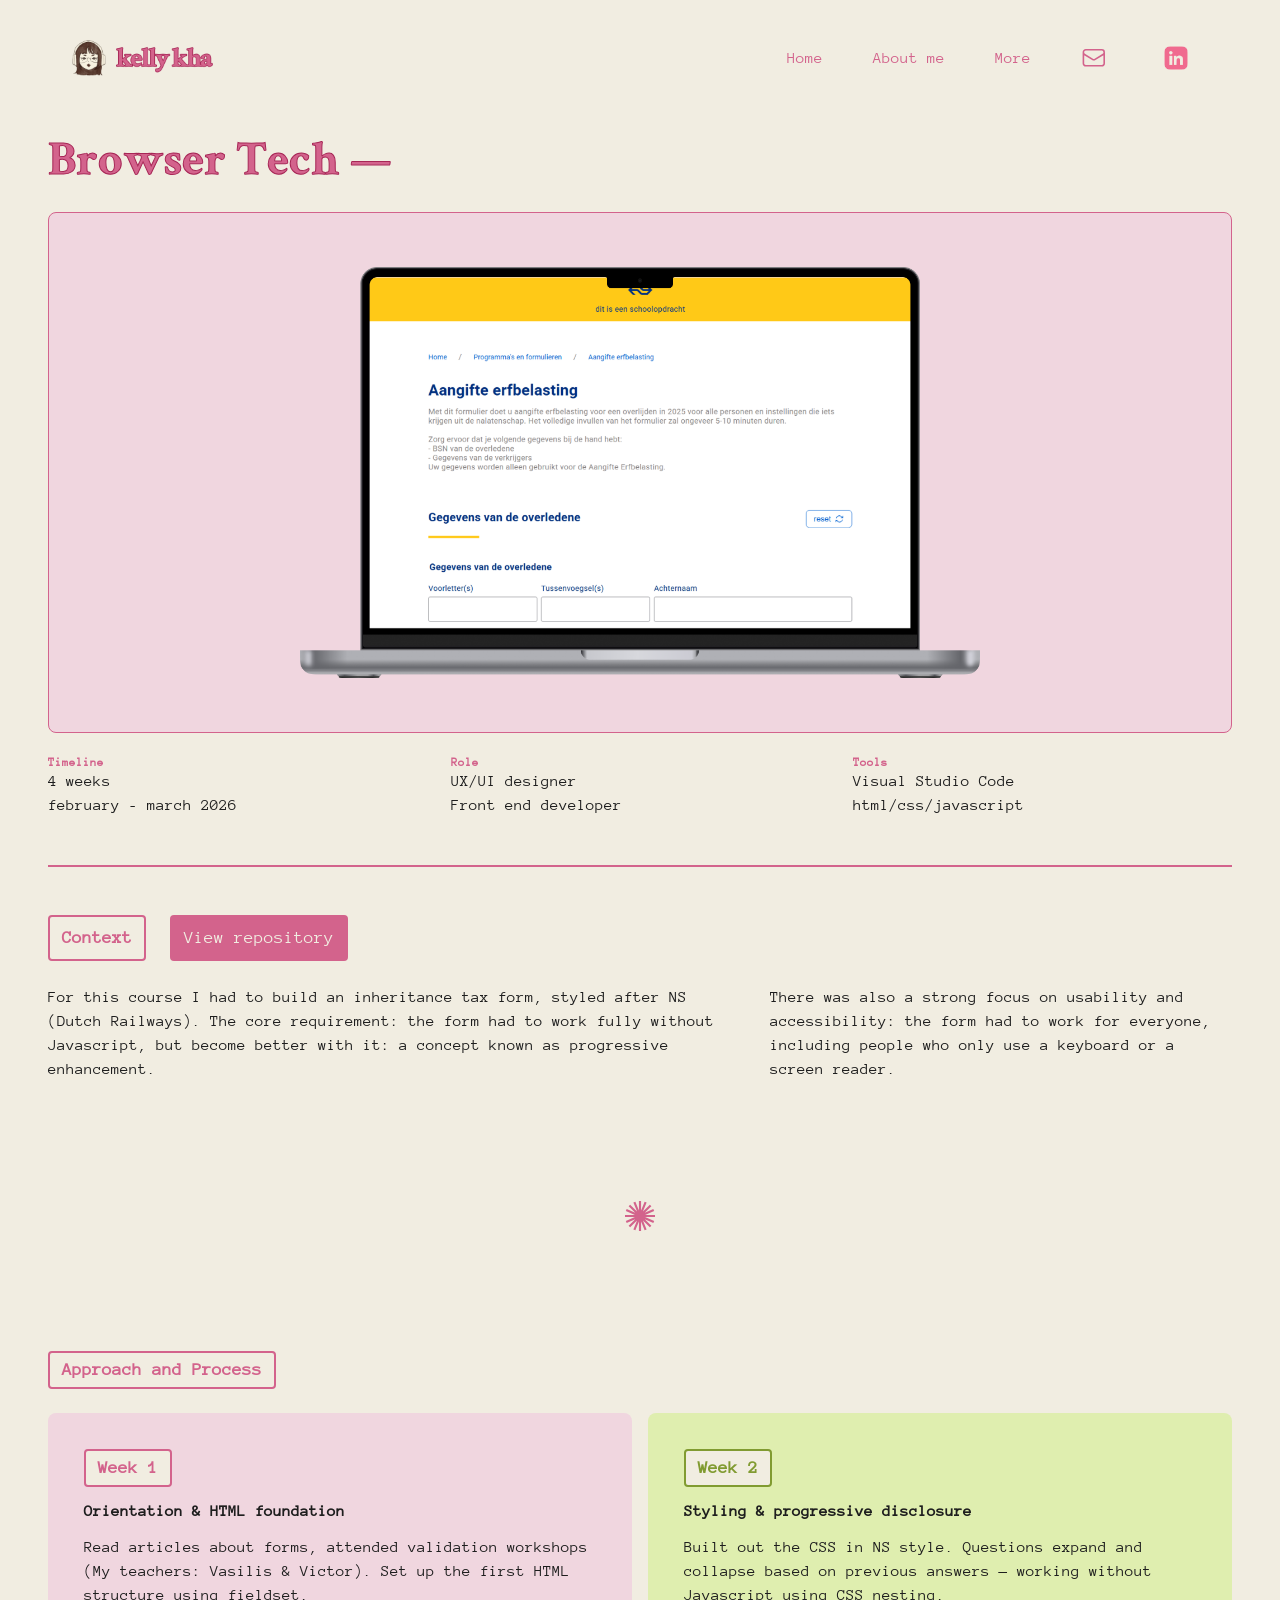
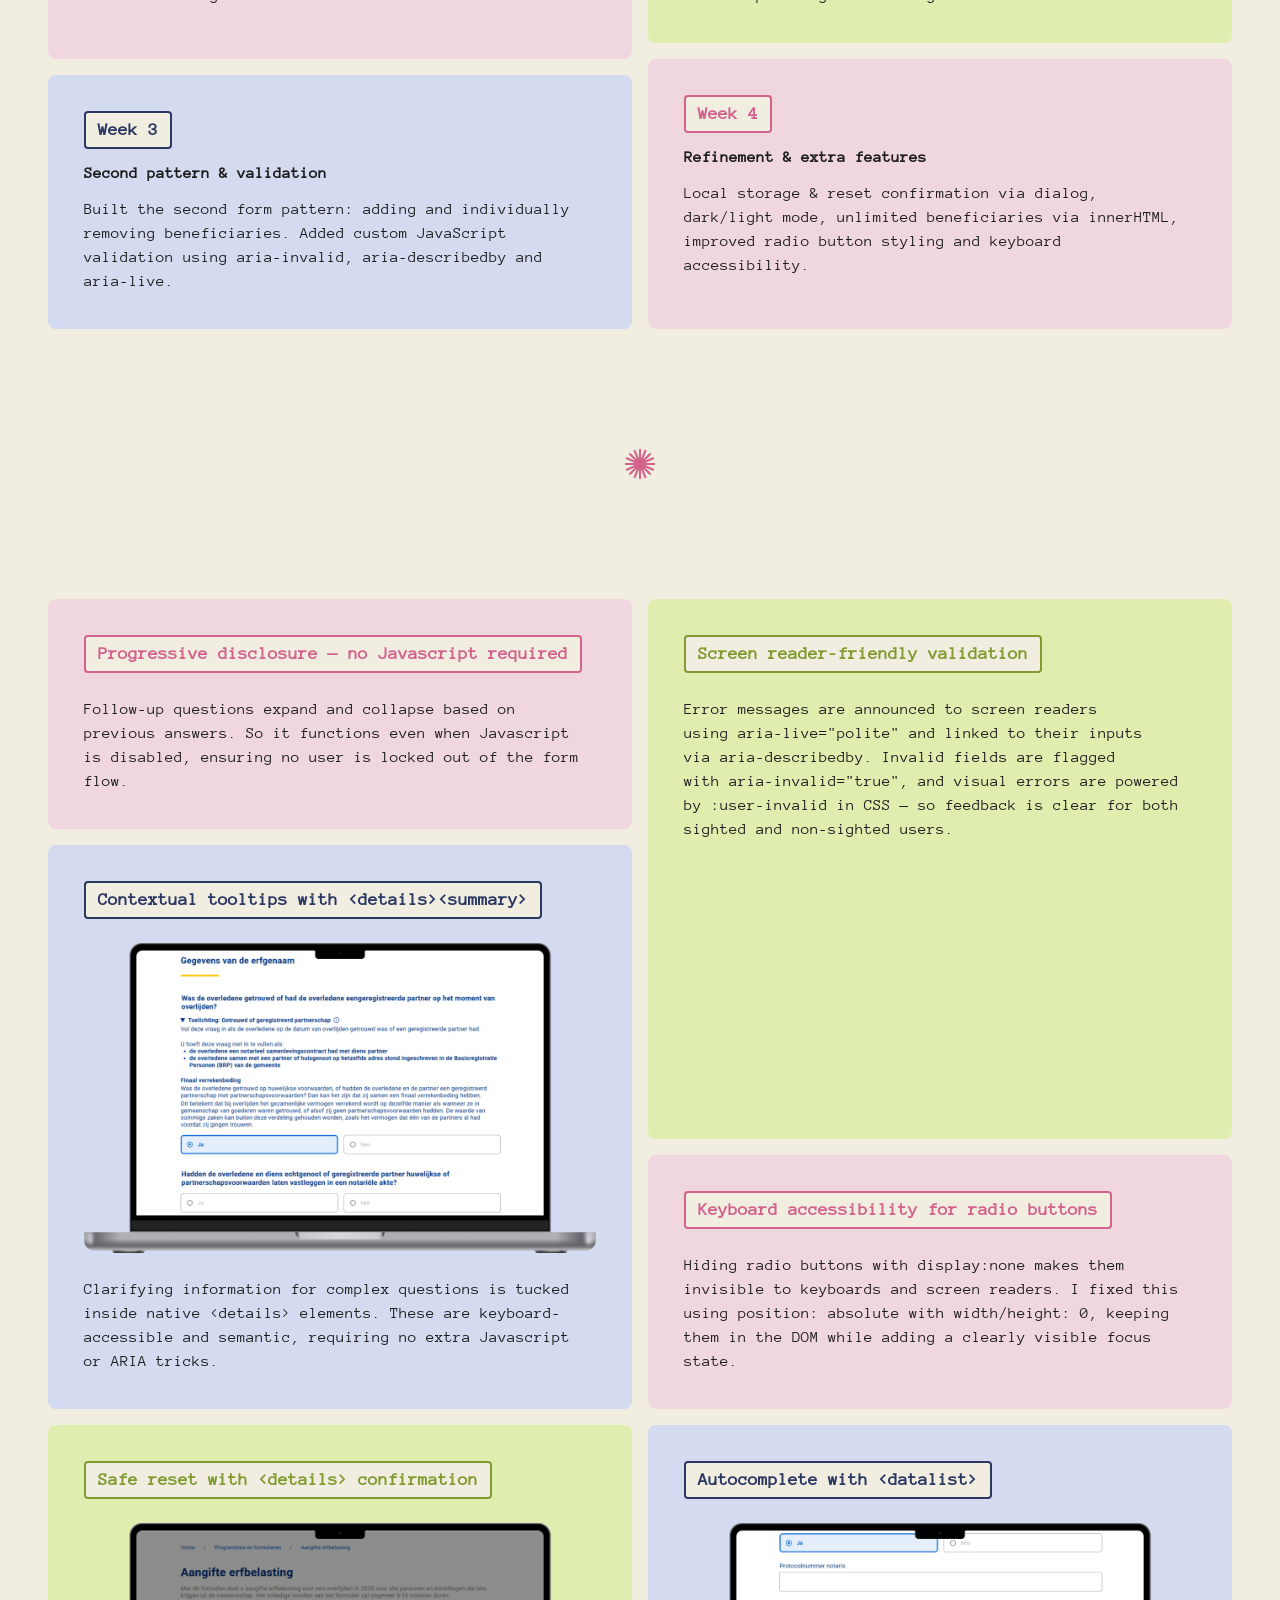
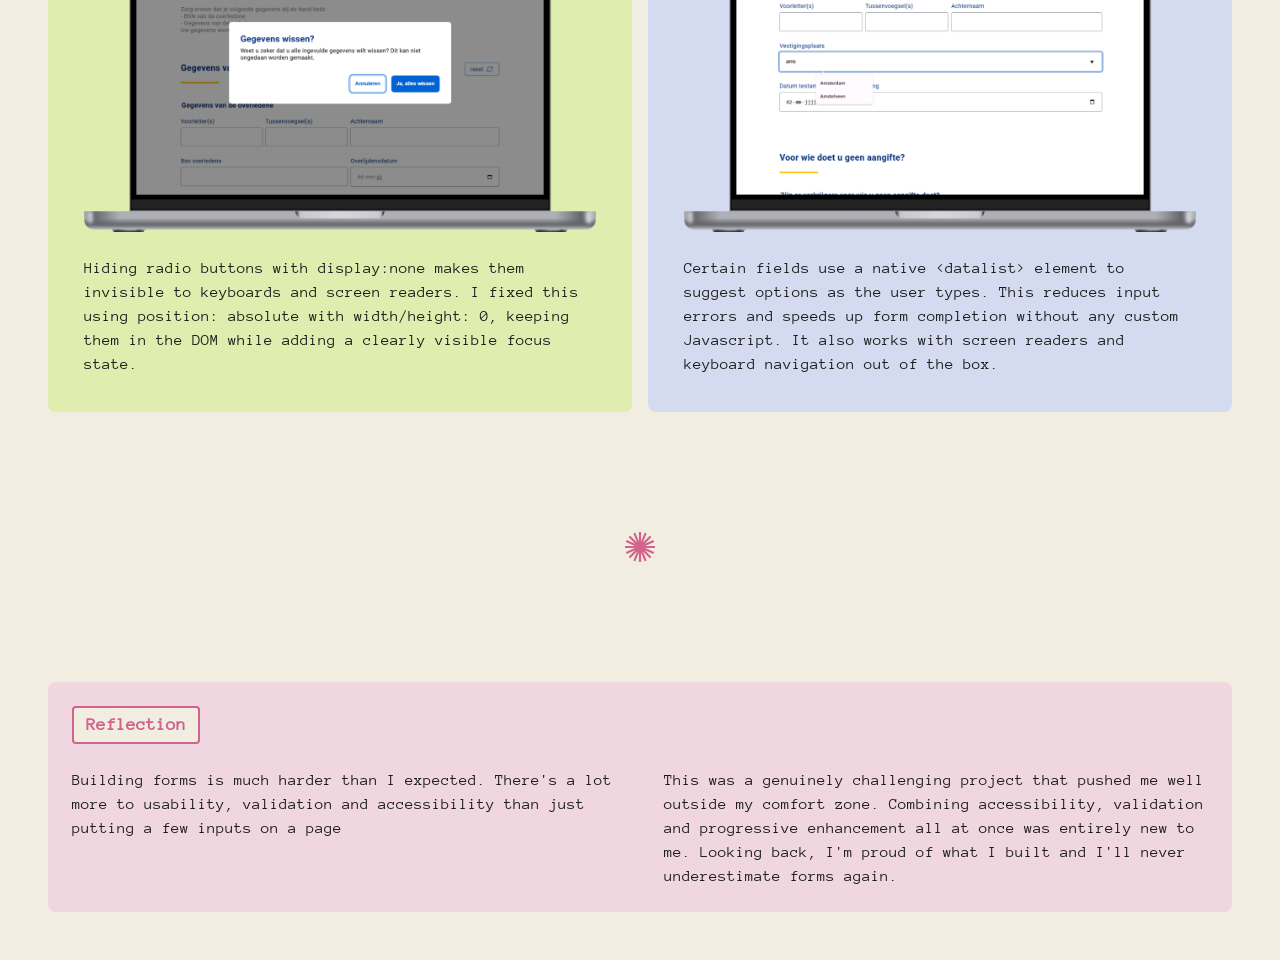
<file: browser-tech.html>
<!DOCTYPE html>
<html lang="en">
<head>
    <meta charset="UTF-8">
    <meta name="viewport" content="width=device-width, initial-scale=1.0">
    <title>Portfolio Kelly Kha</title>
    <link href="styles/style.css" rel="stylesheet">
    <link href="styles/about-me.css" rel="stylesheet">
    <link href="styles/works.css" rel="stylesheet">
    <link rel="icon" type="image/png" sizes="32x32" href="images/favicon-32x32.png?v=2">
</head>

<body class="container works-page browser-tech">
    <header>
        <div>
            <a href="index.html">
                <img class="logo" src="images/logo.png" alt="logo">
            </a>

            <button class="menu">
                <svg xmlns="http://www.w3.org/2000/svg" fill="none" viewBox="0 0 24 24" stroke-width="1.5" stroke="currentColor">
                    <path stroke-linecap="round" stroke-linejoin="round" d="M3.75 6.75h16.5M3.75 12h16.5m-16.5 5.25h16.5" />
                </svg>
            </button>
        </div>


        <nav>
            <ul>
                <li><a href="index.html">Home</a></li>
                <li><a href="about.html">About me</a></li>
                <li><a href="more.html">More</a></li>
                <li><a href="mailto:kellyh.kha@gmail.com" target="_blank" rel="noopener noreferrer">
                    <svg xmlns="http://www.w3.org/2000/svg" fill="none" viewBox="0 0 24 24" stroke-width="1.5" stroke="currentColor">
                        <path stroke-linecap="round" stroke-linejoin="round" d="M21.75 6.75v10.5a2.25 2.25 0 0 1-2.25 2.25h-15a2.25 2.25 0 0 1-2.25-2.25V6.75m19.5 0A2.25 2.25 0 0 0 19.5 4.5h-15a2.25 2.25 0 0 0-2.25 2.25m19.5 0v.243a2.25 2.25 0 0 1-1.07 1.916l-7.5 4.615a2.25 2.25 0 0 1-2.36 0L3.32 8.91a2.25 2.25 0 0 1-1.07-1.916V6.75" />
                    </svg>
                </a></li>

                <li>
                    <a href="http://www.linkedin.com/in/kelly-kha" target="_blank" rel="noopener noreferrer">
                        <img src="images/linkedin.png" alt="linkedin icon">
                    </a>
                </li>
            </ul>          
        </nav>
    </header>

    <section class="hero-works">
        <h1>Browser Tech —</h1>
        <div class="hero-works-img-container">
            <img src="images/works-bt-1.png" alt="">
        </div>

        <div class="hero-context">
            <div>
                <h2>Timeline</h2>
                <p>4 weeks</p>
                <p>february - march 2026</p>
            </div>

            <div>
                <h2>Role</h2>
                <p>UX/UI designer</p>
                <p>Front end developer</p>
            </div>

            <div>
                <h2>Tools</h2>
                <p>
                    Visual Studio Code
                </p>
                <p>
                    html/css/javascript
                </p>
            </div>
        </div>
    </section>

    <hr class="works-divider">

    <section class="context">
        <div class="context-buttons">
            <h2 class="works-subheading">Context</h2>
            <button class="works-subheading-3">
                <a href="https://github.com/kellyk15/web-dd-bt-kelly" target="_blank" rel="noopener noreferrer">View repository</a>
            </button>
        </div>
        <div class="context-info">
            <p>
                For this course I had to build an inheritance tax form, styled after NS (Dutch Railways). The core requirement: the form had to work fully without Javascript, but become better with it: a concept known as progressive enhancement.
            </p>

            <p>
                There was also a strong focus on usability and accessibility: the form had to work for everyone, including people who only use a keyboard or a screen reader.
            </p>
        </div>
    </section>

    <section class="shape">
        <img src="images/shape.svg" alt="shape">
    </section>

    <section class="sue-if-container">
        <h2 class="works-subheading">Approach and Process</h2>
        <div class="sue-if-content">
            <div>
                <h3 class="works-subheading">Week 1</h3>
                <p><strong>Orientation & HTML foundation</strong></p>
                <p>Read articles about forms, attended validation workshops (My teachers: Vasilis & Victor). Set up the first HTML structure using fieldset.</p>
            </div>

            <div>
                <h3 class="works-subheading-2">Week 2</h3>
                <p><strong>Styling & progressive disclosure</strong></p>
                <p>Built out the CSS in NS style. Questions expand and collapse based on previous answers — working without Javascript using CSS nesting.</p>
            </div>

            <div>
                <h3 class="works-subheading-3">Week 3</h3>
                <p><strong>Second pattern & validation</strong></p>
                <p>Built the second form pattern: adding and individually removing beneficiaries. Added custom JavaScript validation using aria-invalid, aria-describedby and aria-live.</p>
            </div>

            <div>
                <h3 class="works-subheading">Week 4</h3>
                <p><strong>Refinement & extra features</strong></p>
                <p>Local storage & reset confirmation via dialog, dark/light mode, unlimited beneficiaries via innerHTML, improved radio button styling and keyboard accessibility.</p>
            </div>
        </div>
    </section>

    <section class="shape">
        <img src="images/shape.svg" alt="shape">
    </section>

    <section class="testing">
        <div>
            <h3 class="works-subheading">
                Progressive disclosure — no Javascript required
            </h3>
            <p>
                Follow-up questions expand and collapse based on previous answers. So it functions even when Javascript is disabled, ensuring no user is locked out of the form flow.
            </p>
        </div>

        <div>
            <h3 class="works-subheading-2">
                Screen reader-friendly validation
            </h3>
            <p>
                Error messages are announced to screen readers using aria-live="polite" and linked to their inputs via aria-describedby. Invalid fields are flagged with aria-invalid="true", and visual errors are powered by :user-invalid in CSS — so feedback is clear for both sighted and non-sighted users.
            </p>
        </div>

        <div>
            <h3 class="works-subheading-3">
                Contextual tooltips with &lt;details&gt;&lt;summary&gt;
            </h3>
            <img src="images/works-bt-2.png" alt="">
            <p>Clarifying information for complex questions is tucked inside native &lt;details&gt; elements. These are keyboard-accessible and semantic, requiring no extra Javascript or ARIA tricks.</p>
        </div>

        <div>
            <h3 class="works-subheading">
                Keyboard accessibility for radio buttons
            </h3>
            <p>Hiding radio buttons with display:none makes them invisible to keyboards and screen readers. I fixed this using position: absolute with width/height: 0, keeping them in the DOM while adding a clearly visible focus state.</p>
        </div>

        <div>
            <h3 class="works-subheading-2">
                Safe reset with &lt;details&gt; confirmation
            </h3>
            <img src="images/works-bt-3.png" alt="">
            <p>Hiding radio buttons with display:none makes them invisible to keyboards and screen readers. I fixed this using position: absolute with width/height: 0, keeping them in the DOM while adding a clearly visible focus state.</p>
        </div>

        <div>
            <h3 class="works-subheading-3">
                Autocomplete with &lt;datalist&gt;
            </h3>
            <img src="images/works-bt-4.png" alt="">
            <p>Certain fields use a native &lt;datalist&gt; element to suggest options as the user types. This reduces input errors and speeds up form completion without any custom Javascript. It also works with screen readers and keyboard navigation out of the box.</p>
        </div>

    </section>

    <section class="shape">
        <img src="images/shape.svg" alt="shape">
    </section>

    <section class="context reflection">
        <h2 class="works-subheading">Reflection</h2>
        <div class="context-info">
            <p>
                Building forms is much harder than I expected. There's a lot more to usability, validation and accessibility than just putting a few inputs on a page
            </p>

            <p>
                This was a genuinely challenging project that pushed me well outside my comfort zone. Combining accessibility, validation and progressive enhancement all at once was entirely new to me. Looking back, I'm proud of what I built and I'll never underestimate forms again.
            </p>
        </div>
    </section>

    <!-- <div class="ticker ticker-bottom">
        <div class="ticker-track">
            <span>Kelly Kha</span>
            <span>✳</span>
            <span>UX design</span>
            <span>✳</span>
            <span>Front-end development</span>
            <span>✳</span>
            <span>CMD</span>
            <span>✳</span>
            <span>Creative</span>
            <span>✳</span>
            
            <span>Kelly Kha</span>
            <span>✳</span>
            <span>UX design</span>
            <span>✳</span>
            <span>Front-end development</span>
            <span>✳</span>
            <span>CMD</span>
            <span>✳</span>
            <span>Creative</span>
            <span>✳</span>
        </div>
    </div> -->

    <script src="script/script.js"></script>
</body>
</html>
</file>
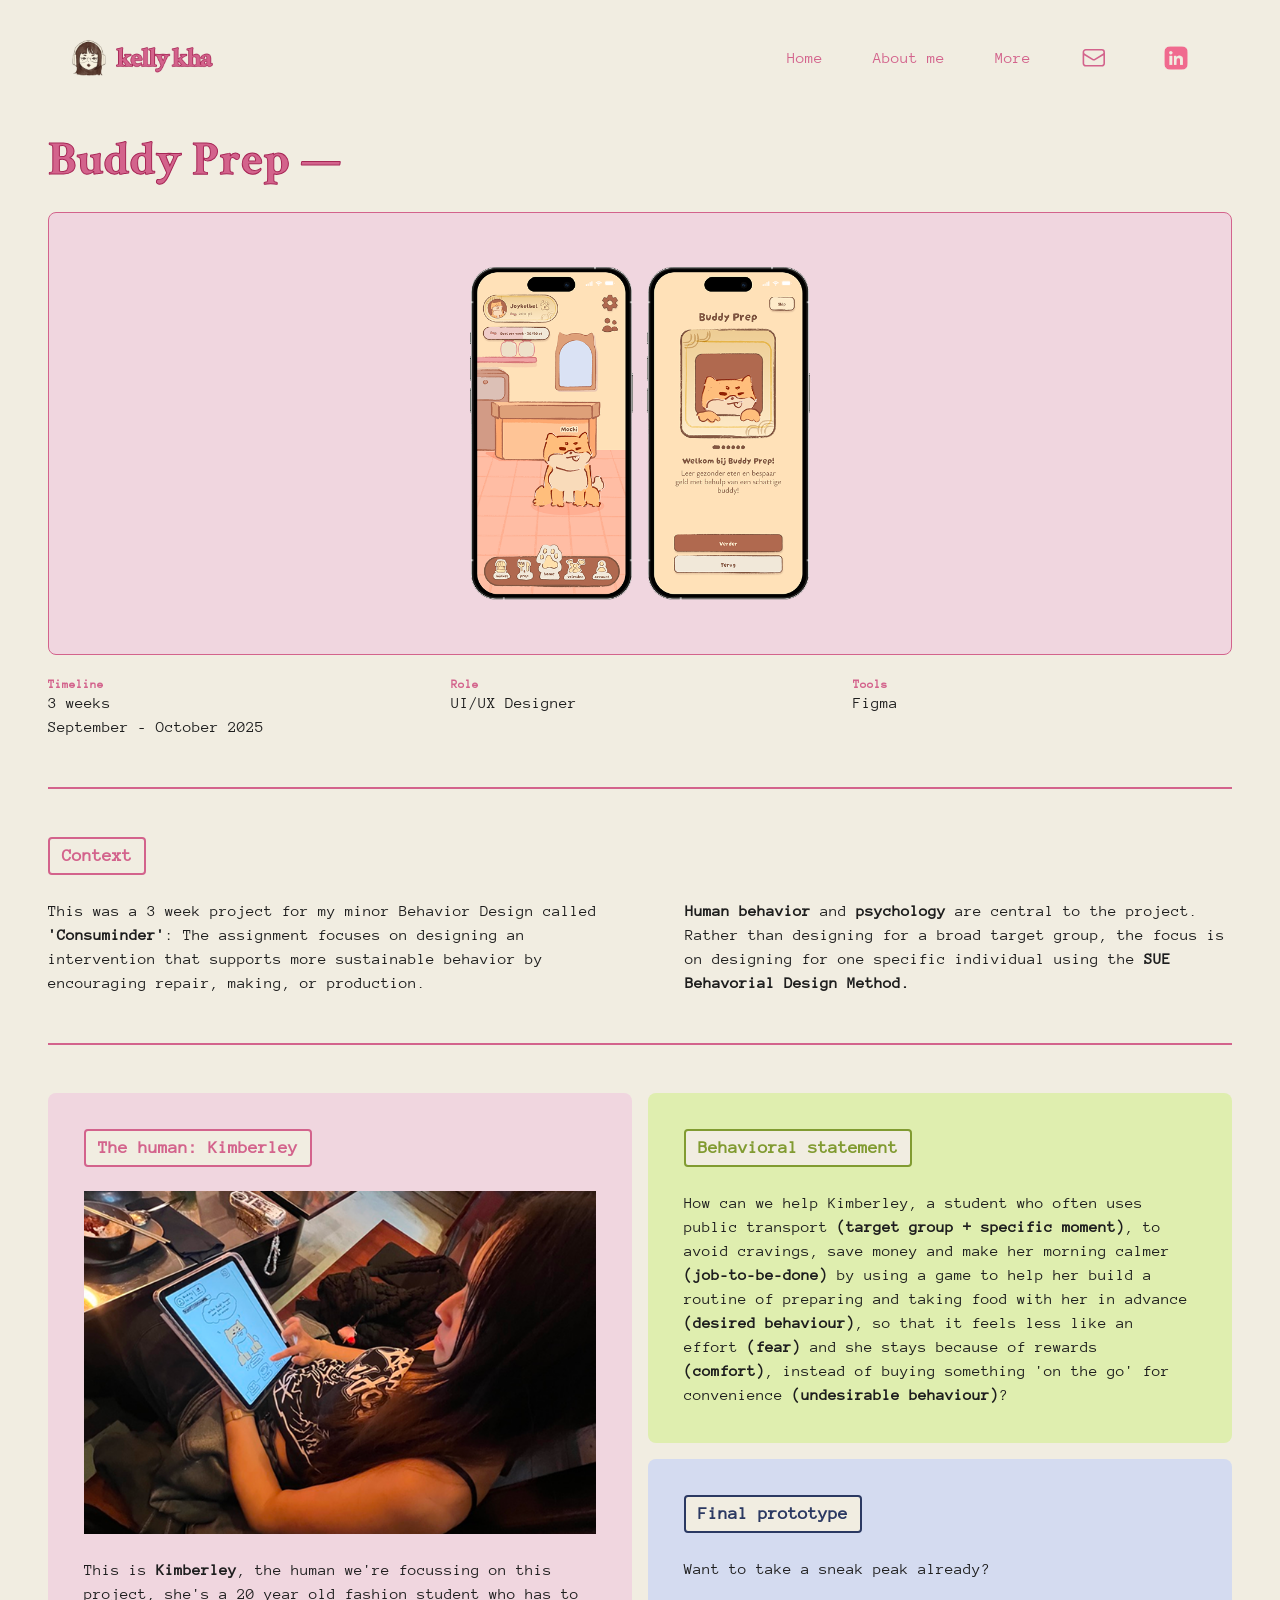
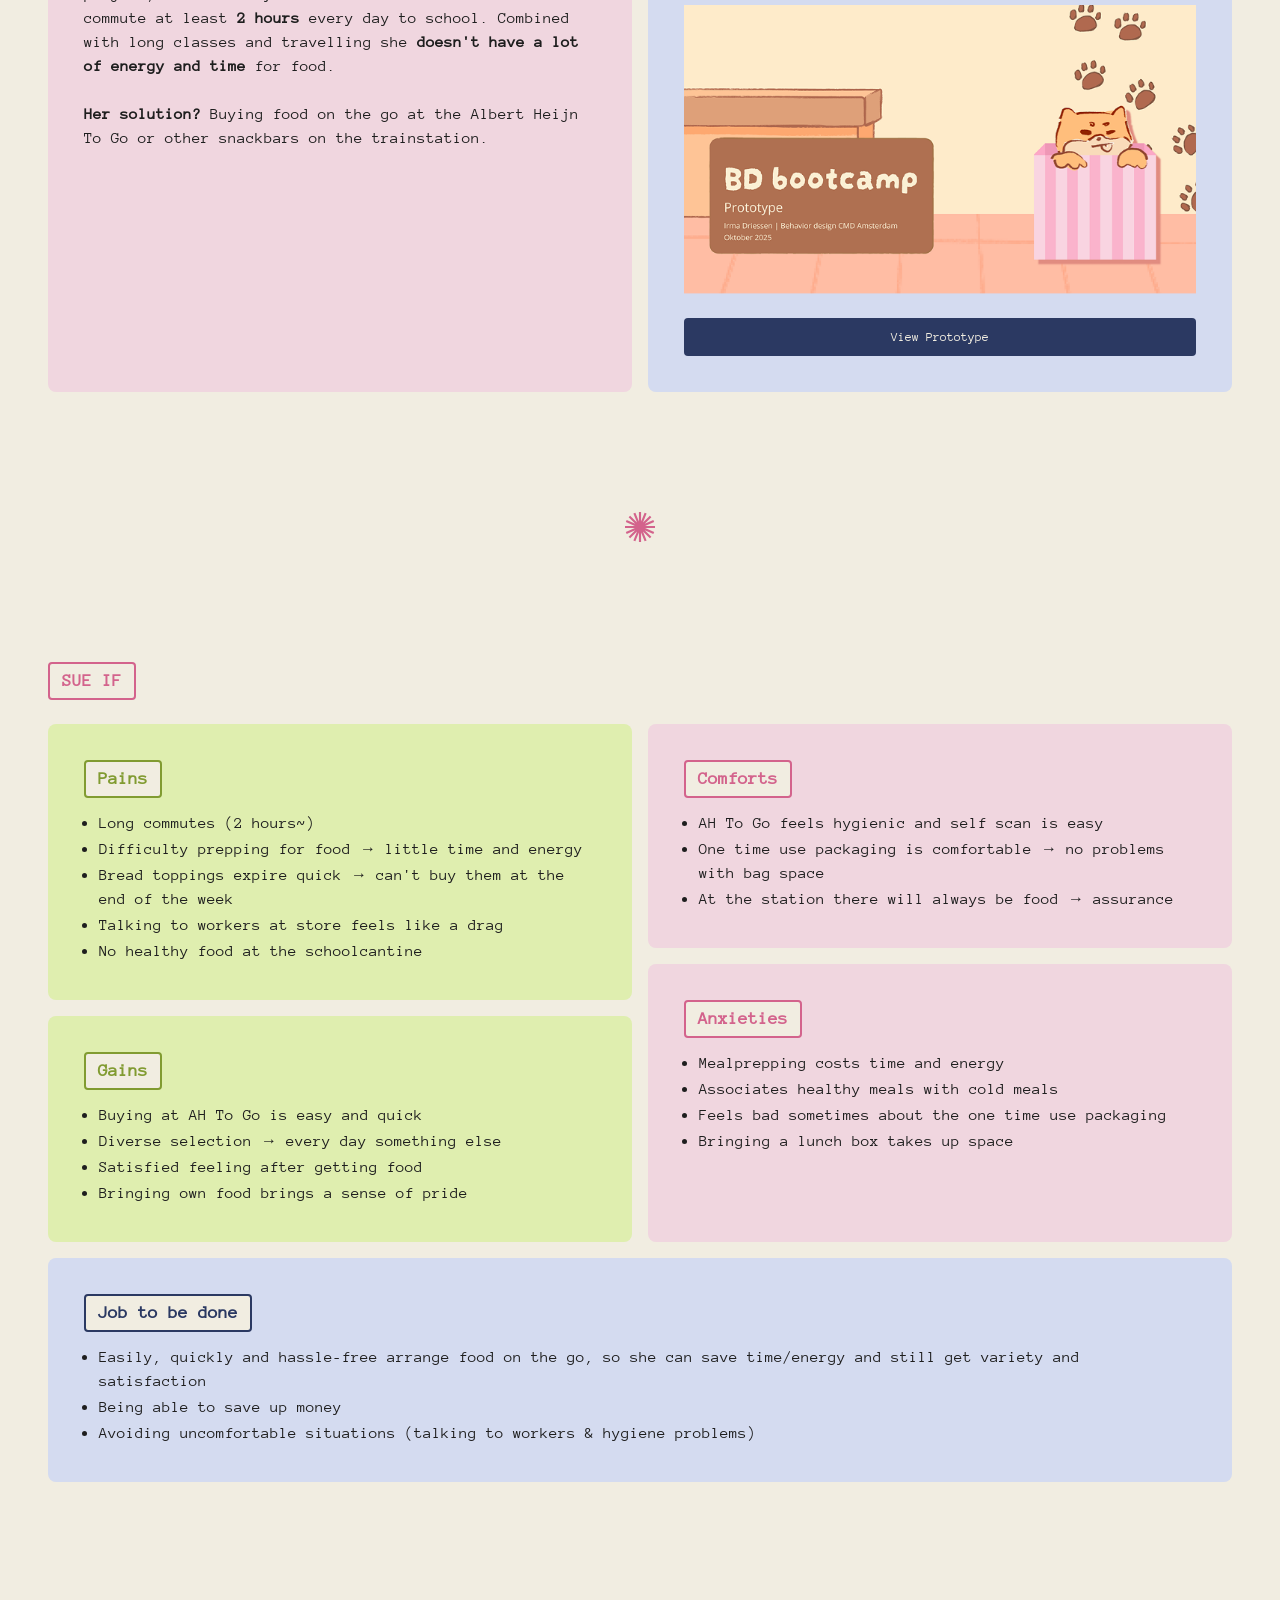
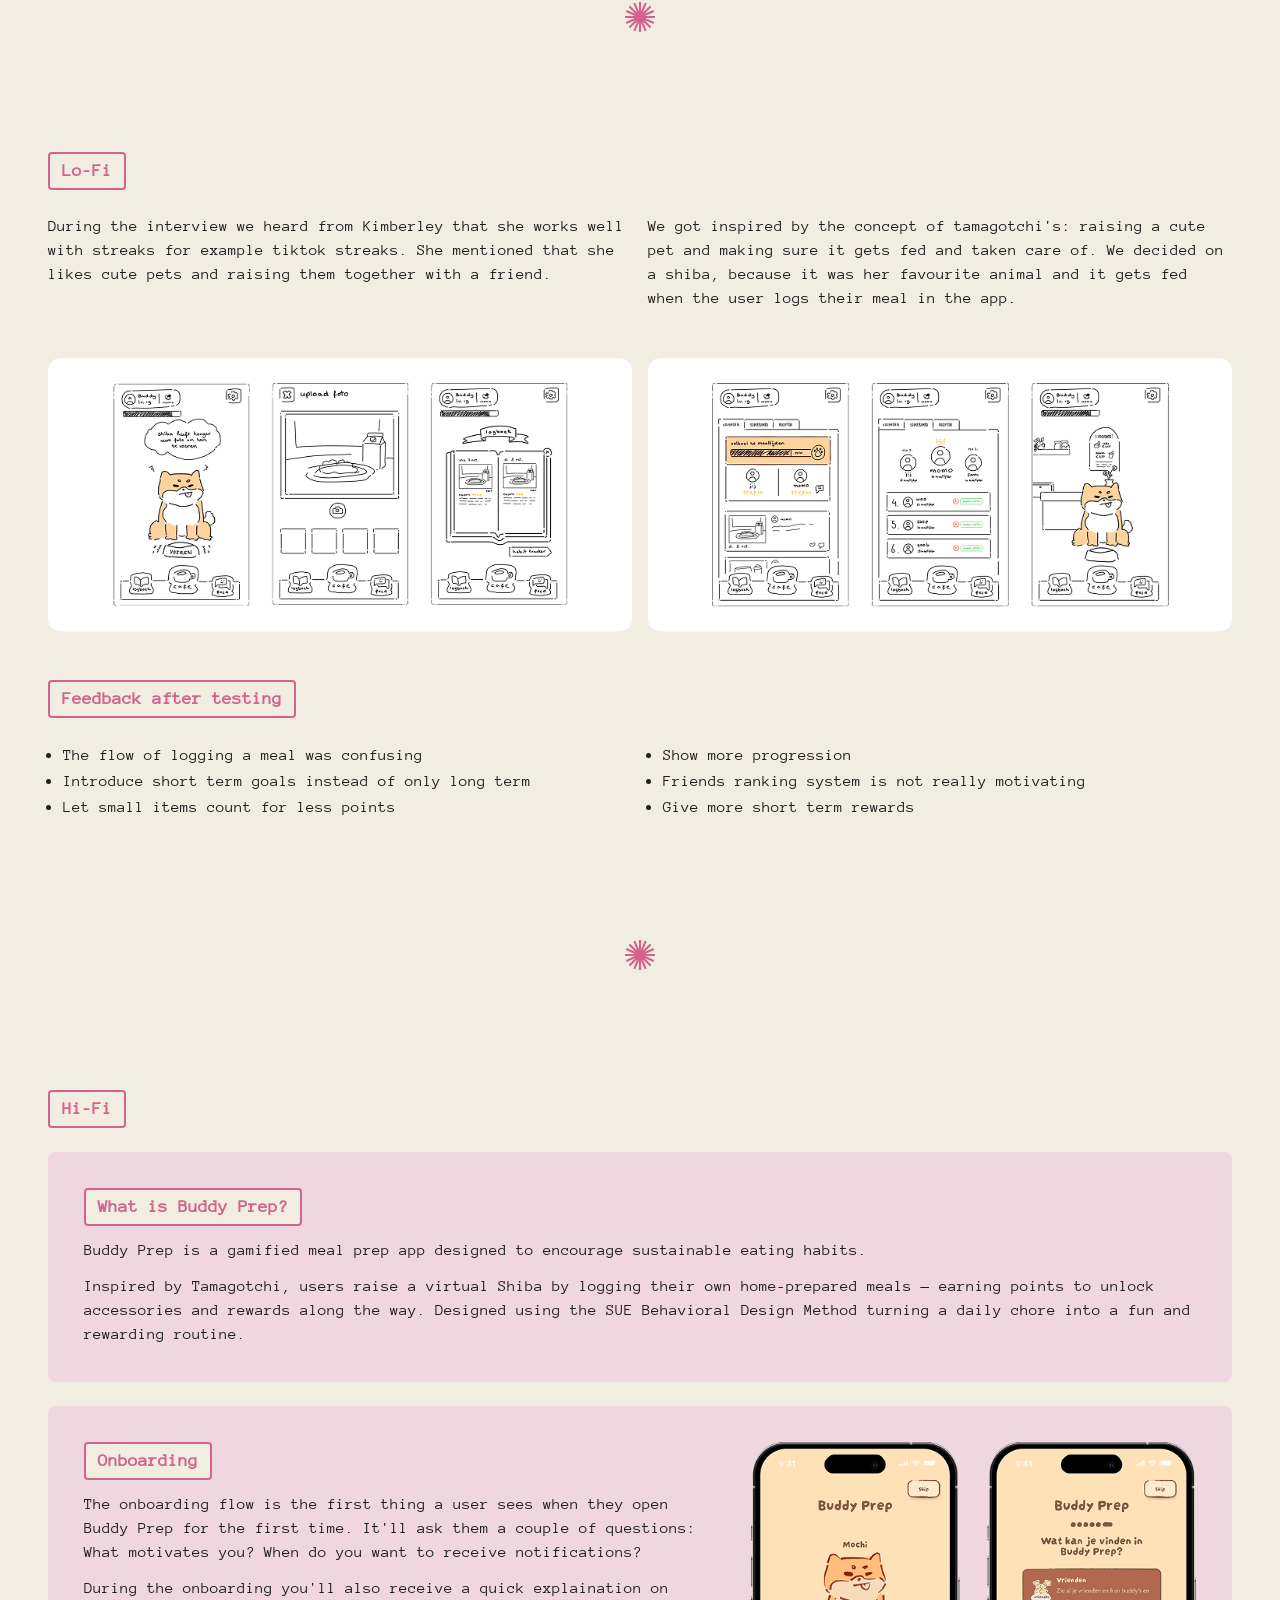
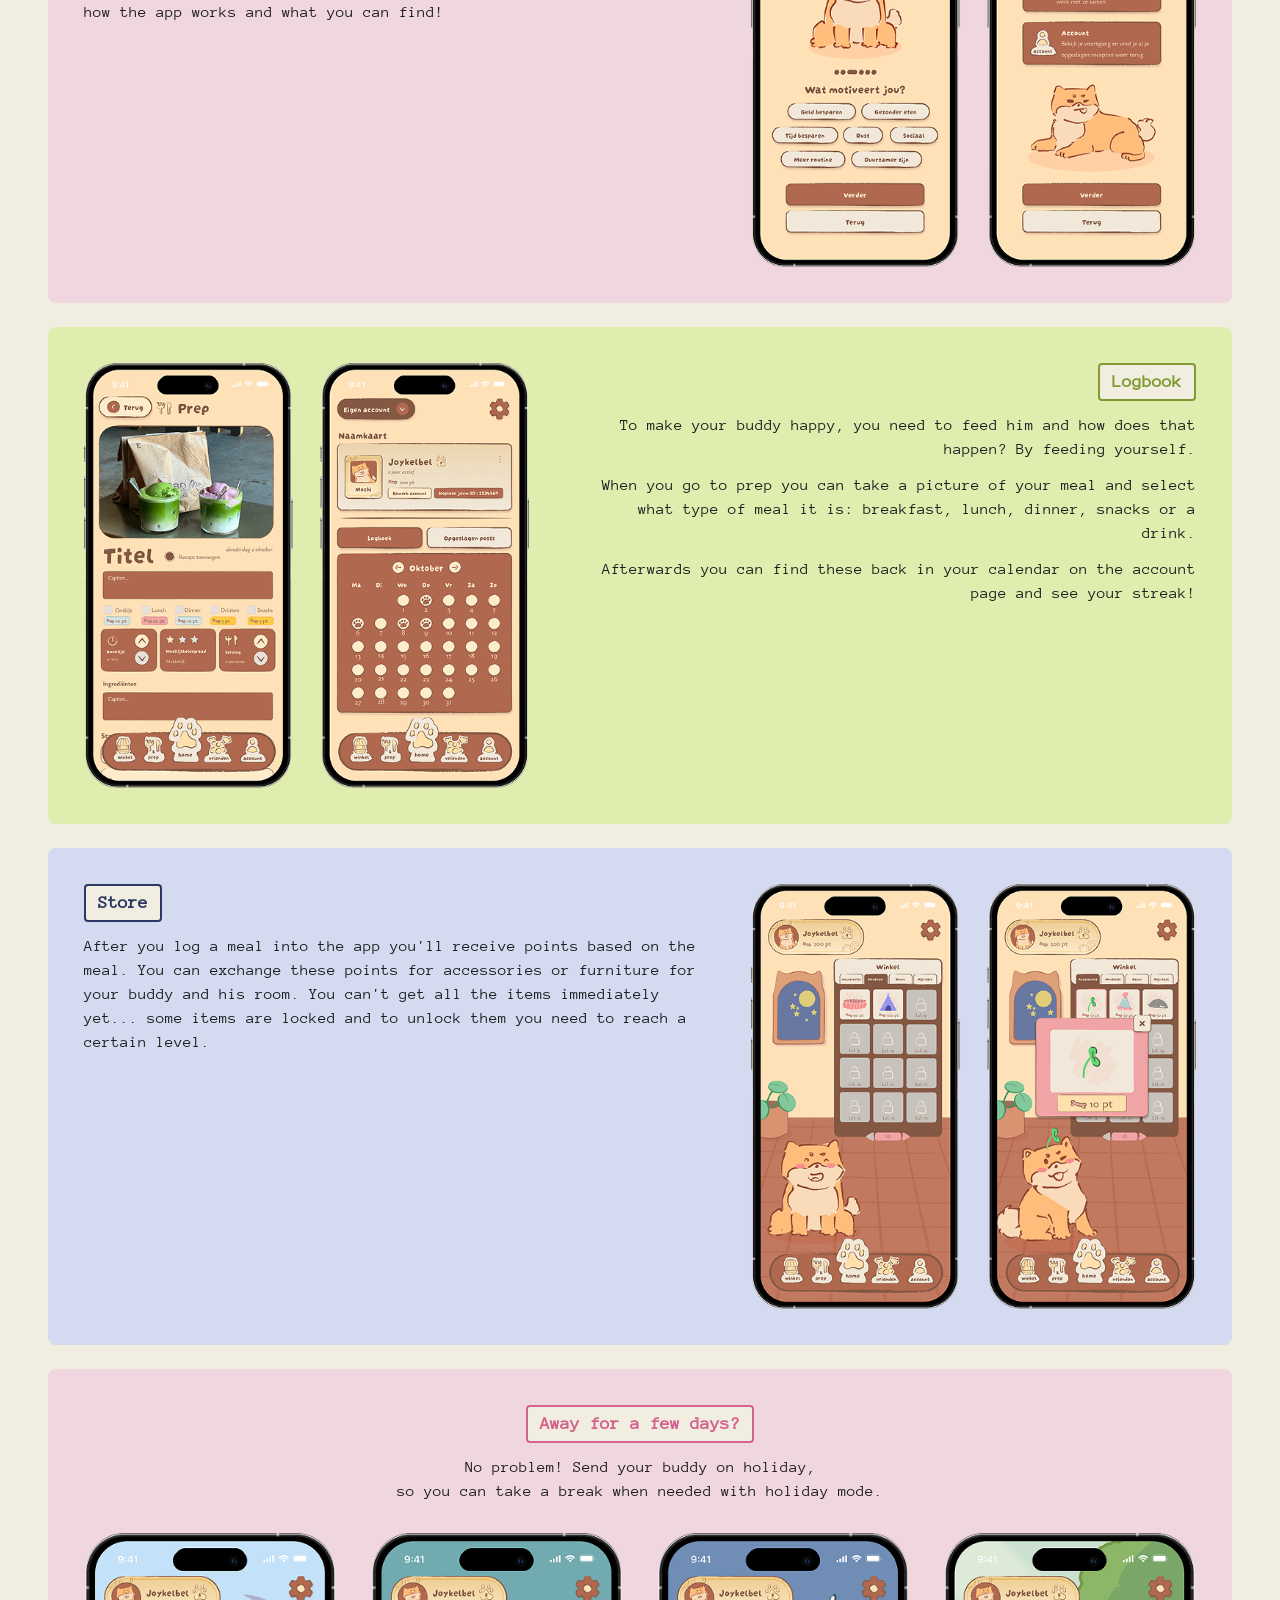
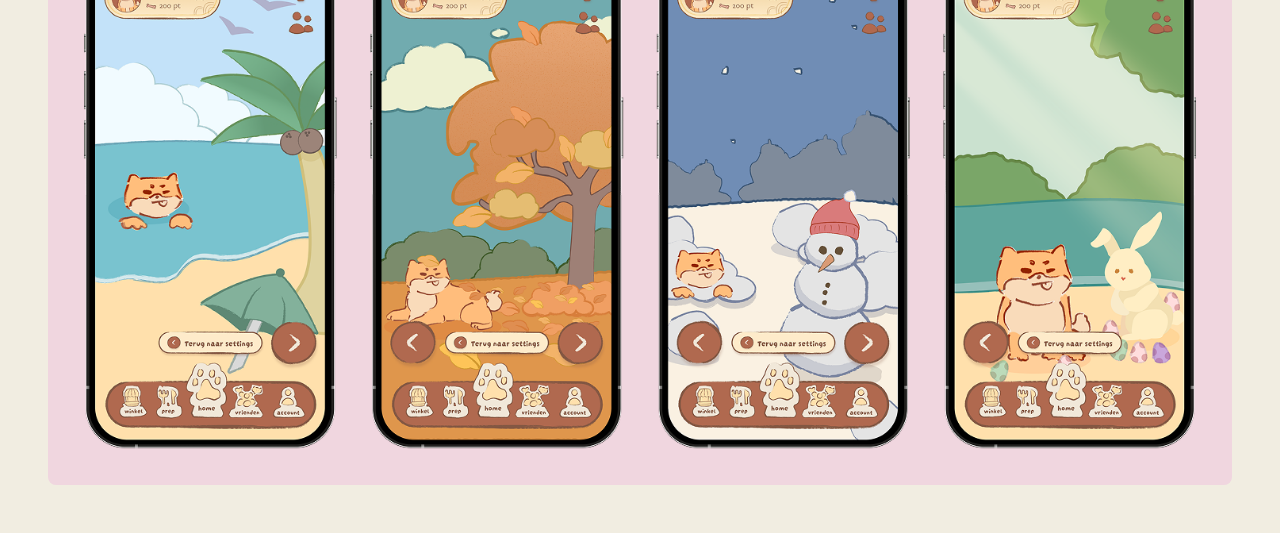
<file: buddy-prep.html>
<!DOCTYPE html>
<html lang="en">
<head>
    <meta charset="UTF-8">
    <meta name="viewport" content="width=device-width, initial-scale=1.0">
    <title>Portfolio Kelly Kha</title>
    <link href="styles/style.css" rel="stylesheet">
    <link href="styles/about-me.css" rel="stylesheet">
    <link href="styles/works.css" rel="stylesheet">
    <link rel="icon" type="image/png" sizes="32x32" href="images/favicon-32x32.png?v=2">
</head>

<body class="container works-page">
    <header>
        <div>
            <a href="index.html">
                <img class="logo" src="images/logo.png" alt="logo">
            </a>

            <button class="menu">
                <svg xmlns="http://www.w3.org/2000/svg" fill="none" viewBox="0 0 24 24" stroke-width="1.5" stroke="currentColor">
                    <path stroke-linecap="round" stroke-linejoin="round" d="M3.75 6.75h16.5M3.75 12h16.5m-16.5 5.25h16.5" />
                </svg>
            </button>
        </div>


        <nav>
            <ul>
                <li><a href="index.html">Home</a></li>
                <li><a href="about.html">About me</a></li>
                <li><a href="more.html">More</a></li>
                <li><a href="mailto:kellyh.kha@gmail.com" target="_blank" rel="noopener noreferrer">
                    <svg xmlns="http://www.w3.org/2000/svg" fill="none" viewBox="0 0 24 24" stroke-width="1.5" stroke="currentColor">
                        <path stroke-linecap="round" stroke-linejoin="round" d="M21.75 6.75v10.5a2.25 2.25 0 0 1-2.25 2.25h-15a2.25 2.25 0 0 1-2.25-2.25V6.75m19.5 0A2.25 2.25 0 0 0 19.5 4.5h-15a2.25 2.25 0 0 0-2.25 2.25m19.5 0v.243a2.25 2.25 0 0 1-1.07 1.916l-7.5 4.615a2.25 2.25 0 0 1-2.36 0L3.32 8.91a2.25 2.25 0 0 1-1.07-1.916V6.75" />
                    </svg>
                </a></li>

                <li>
                    <a href="http://www.linkedin.com/in/kelly-kha" target="_blank" rel="noopener noreferrer">
                        <img src="images/linkedin.png" alt="linkedin icon">
                    </a>
                </li>
            </ul>          
        </nav>
    </header>

    <section class="hero-works">
        <h1>Buddy Prep —</h1>
        <div class="hero-works-img-container">
            <img src="images/works-buddy.png" alt="">
        </div>

        <div class="hero-context">
            <div>
                <h2>Timeline</h2>
                <p>3 weeks</p>
                <p>September - October 2025</p>
            </div>

            <div>
                <h2>Role</h2>
                <p>UI/UX Designer</p>
            </div>

            <div>
                <h2>Tools</h2>
                <p>Figma</p>
            </div>
        </div>
    </section>

    <hr class="works-divider">

    <section class="context">
        <h2 class="works-subheading">Context</h2>
        <div class="context-info">
            <p>This was a 3 week project for my minor Behavior Design called <strong>'Consuminder'</strong>: The assignment focuses on designing an intervention that supports more sustainable behavior by encouraging repair, making, or production.</p>
            <p><strong>Human behavior</strong> and <strong>psychology</strong> are central to the project. Rather than designing for a broad target group, the focus is on designing for one specific individual using the <strong>SUE Behavorial Design Method.</strong></p>
        </div>
    </section>
    
    <hr class="works-divider">

    <section class="testing">
        <div>
            <h3 class="works-subheading">
                The human: Kimberley
            </h3>
            <img src="images/works-buddy-2.png" alt="Kimberley, the human of this project">
            <p>
                This is <strong>Kimberley</strong>, the human we're focussing on this project, she's a 20 year old fashion student who has to commute at least <strong>2 hours</strong> every day to school. Combined with long classes and travelling she <strong>doesn't have a lot of energy and time</strong> for food.
            </p>
            <p><strong>Her solution?</strong> Buying food on the go at the Albert Heijn To Go or other snackbars on the trainstation.</p>
        </div>

        <div>
            <h3 class="works-subheading-2">
                Behavioral statement
            </h3>
            <p>
                How can we help Kimberley, a student who often uses public transport <strong>(target group + specific moment)</strong>, to avoid cravings, save money and make her morning calmer <strong>(job-to-be-done)</strong> by using a game to help her build a routine of preparing and taking food with her in advance <strong>(desired behaviour)</strong>, so that it feels less like an effort <strong>(fear)</strong> and she stays because of rewards <strong>(comfort)</strong>, instead of buying something 'on the go' for convenience <strong>(undesirable behaviour)</strong>?
            </p>
        </div>

        <div>
            <h3 class="works-subheading-3">
                Final prototype
            </h3>
            <p>Want to take a sneak peak already?</p>
            <img src="images/works-buddy-3.png" alt="">
            <button>
                <a href="https://www.figma.com/proto/4CzaGuCO95juHgOgZwLgT4/bd-bootcamp?node-id=0-1&p=f&viewport=-923%2C-8864%2C0.4&t=xjmNW42xN3zNH5SQ-0&scaling=scale-down&content-scaling=fixed&starting-point-node-id=277%3A16241&show-proto-sidebar=1" target="_blank" rel="noopener noreferrer">View Prototype</a>
            </button>
        </div>
    </section>

    <section class="shape">
        <img src="images/shape.svg" alt="shape">
    </section>

    <section class="sue-if-container">
        <h2 class="works-subheading">SUE IF</h2>
        <div class="sue-if-content">
            <div>
                <h3 class="works-subheading-2">Pains</h3>
                <ul>
                    <li>Long commutes (2 hours~)</li>
                    <li>Difficulty prepping for food → little time and energy </li>
                    <li>Bread toppings expire quick → can't buy them at the end of the week</li>
                    <li>Talking to workers at store feels like a drag</li>
                    <li>No healthy food at the schoolcantine</li>
                </ul>
            </div>

            <div>
                <h3 class="works-subheading">Comforts</h3>
                <ul>
                    <li>AH To Go feels hygienic and self scan is easy</li>
                    <li>One time use packaging is comfortable → no problems with bag space</li>
                    <li>At the station there will always be food → assurance</li>
                </ul>
            </div>

            <div>
                <h3 class="works-subheading-2">Gains</h3>
                <ul>
                    <li>Buying at AH To Go is easy and quick</li>
                    <li>Diverse selection → every day something else</li>
                    <li>Satisfied feeling after getting food</li>
                    <li>Bringing own food brings a sense of pride</li>
                </ul>
            </div>

            <div>
                <h3 class="works-subheading">Anxieties</h3>
                <ul>
                    <li>Mealprepping costs time and energy</li>
                    <li>Associates healthy meals with cold meals </li>
                    <li>Feels bad sometimes about the one time use packaging</li>
                    <li>Bringing a lunch box takes up space</li>
                </ul>
            </div>

            <div>
                <h3 class="works-subheading-3">Job to be done</h3>
                <ul>
                    <li>Easily, quickly and hassle-free arrange food on the go, so she can save time/energy and still get variety and satisfaction</li>
                    <li>Being able to save up money</li>
                    <li>Avoiding uncomfortable situations (talking to workers & hygiene problems)</li>
                </ul>
            </div>
        </div>
    </section>

    <section class="shape">
        <img src="images/shape.svg" alt="shape">
    </section>

    <section class="lo-fi">
        <h2 class="works-subheading">Lo-Fi</h2>
        <div>
            <p>
                During the interview we heard from Kimberley that she works well with streaks for example tiktok streaks. She mentioned that she likes cute pets and raising them together with a friend.
            </p>
            <p>
                We got inspired by the concept of tamagotchi's: raising a cute pet and making sure it gets fed and taken care of. We decided on a shiba, because it was her favourite animal and it gets fed when the user logs their meal in the app.
            </p>
        </div>

        <div>
            <img src="images/works-buddy-4.png" alt="">
            <img src="images/works-buddy-5.png" alt="">
        </div>
    </section>

    <section class="feedback">
        <h2 class="works-subheading">Feedback after testing</h2>
        
        <div>
            <ul>
                <li>The flow of logging a meal was confusing</li>
                <li>Introduce short term goals instead of only long term</li>
                <li>Let small items count for less points</li>
            </ul>

            <ul>
                <li>Show more progression</li>
                <li>Friends ranking system is not really motivating</li>
                <li>Give more short term rewards</li>
            </ul>
        </div>
    </section>    

    <section class="shape">
        <img src="images/shape.svg" alt="shape">
    </section>

    <section class="hi-fi-container">
        <h2 class="works-subheading">Hi-Fi</h2>

        <div>
            <h3 class="works-subheading">
                What is Buddy Prep?
            </h3>
            <p>
                Buddy Prep is a gamified meal prep app designed to encourage sustainable eating habits.
            </p>

            <p>
                Inspired by Tamagotchi, users raise a virtual Shiba by logging their own home-prepared meals — earning points to unlock accessories and rewards along the way. Designed using the SUE Behavioral Design Method turning a daily chore into a fun and rewarding routine.
            </p>
        </div>

        <div>
            <div>
                <h3 class="works-subheading">Onboarding</h3>
                <p>
                    The onboarding flow is the first thing a user sees when they open Buddy Prep for the first time. It'll ask them a couple of questions: What motivates you? When do you want to receive notifications? 
                </p>

                <p>
                    During the onboarding you'll also receive a quick explaination on how the app works and what you can find!
                </p>
            </div>
            <img src="images/works-buddy-6.png" alt="">
        </div>

        <div>
            <div>
                <h3 class="works-subheading-2">Logbook</h3>

                <p>
                    To make your buddy happy, you need to feed him and how does that happen? By feeding yourself.                   
                </p>

                <p>
                    When you go to prep you can take a picture of your meal and select what type of meal it is: breakfast, lunch, dinner, snacks or a drink.
                </p>

                <p>
                    Afterwards you can find these back in your calendar on the account page and see your streak!
                </p>
            </div>
            <img src="images/works-buddy-7.png" alt="">
        </div>

        <div>
            <div>
                <h3 class="works-subheading-3">Store</h3>
                <p>
                    After you log a meal into the app you'll receive points based on the meal. You can exchange these points for accessories or furniture for your buddy and his room. 
                    You can't get all the items immediately yet... some items are locked and to unlock them you need to reach a certain level.
                </p>
            </div>
            <img src="images/works-buddy-8.png" alt="">
        </div>

        <div>
            <div>
                <h3 class="works-subheading">Away for a few days?</h3>
                <p>
                    No problem! Send your buddy on holiday, <br>
                    so you can take a break when needed with holiday mode.
                </p>
            </div>
            <img src="images/works-buddy-9.png" alt="">
        </div>
    </section>

    <!-- <div class="ticker ticker-bottom">
        <div class="ticker-track">
            <span>Kelly Kha</span>
            <span>✳</span>
            <span>UX design</span>
            <span>✳</span>
            <span>Front-end development</span>
            <span>✳</span>
            <span>CMD</span>
            <span>✳</span>
            <span>Creative</span>
            <span>✳</span>
            
            <span>Kelly Kha</span>
            <span>✳</span>
            <span>UX design</span>
            <span>✳</span>
            <span>Front-end development</span>
            <span>✳</span>
            <span>CMD</span>
            <span>✳</span>
            <span>Creative</span>
            <span>✳</span>
        </div>
    </div> -->

    <script src="script/script.js"></script>
</body>
</html>
</file>
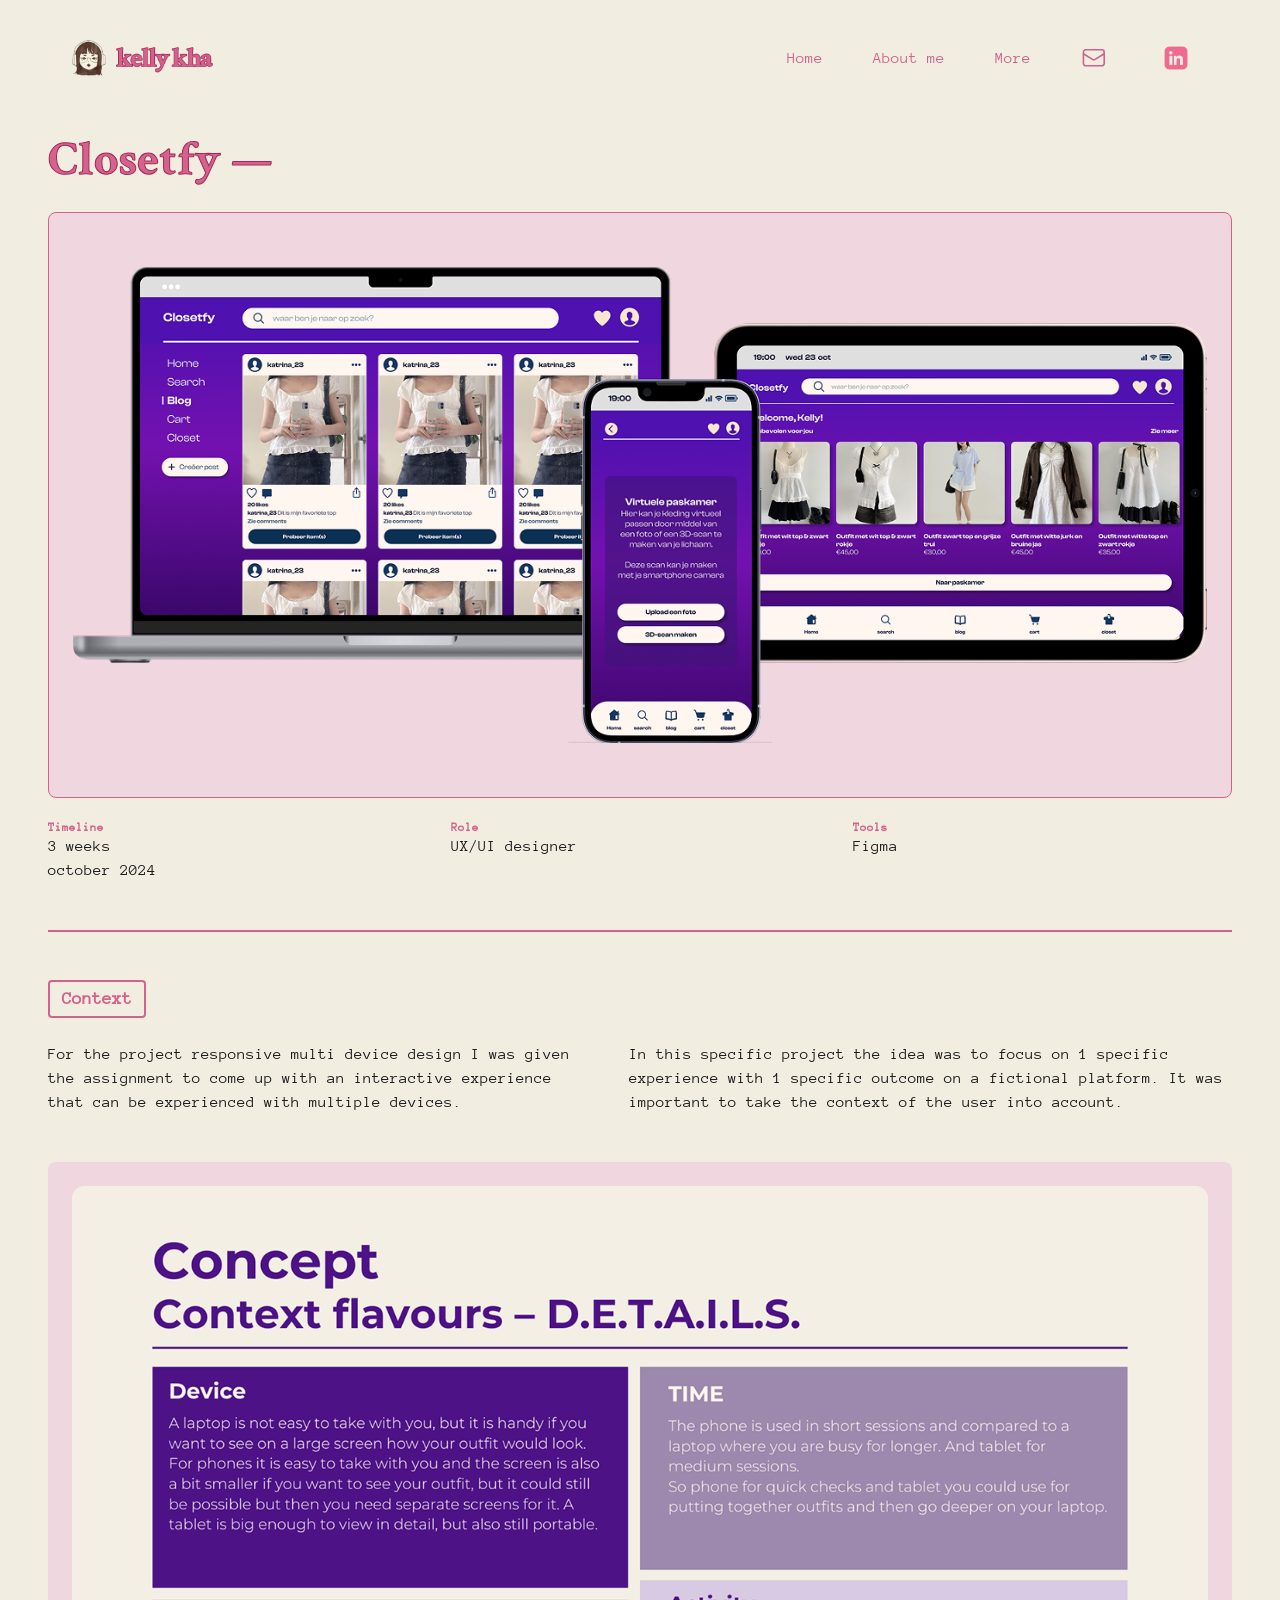
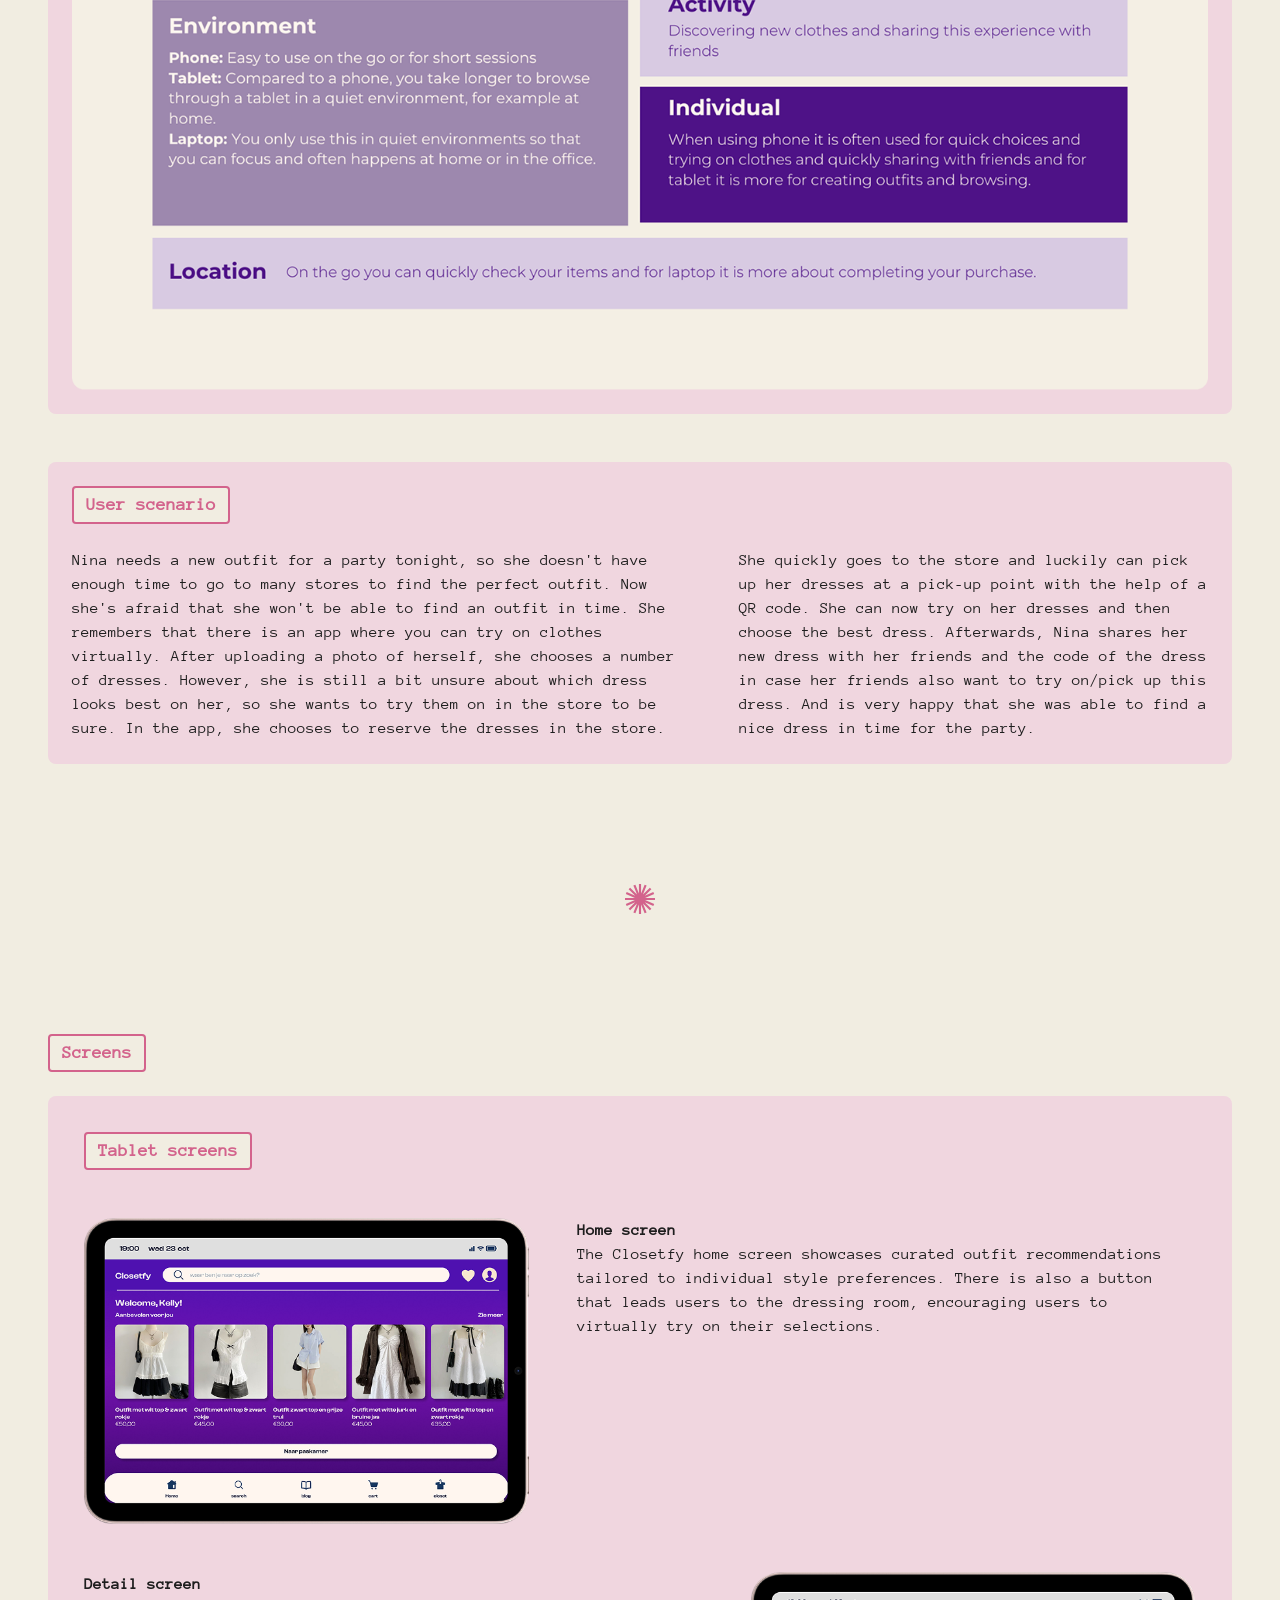
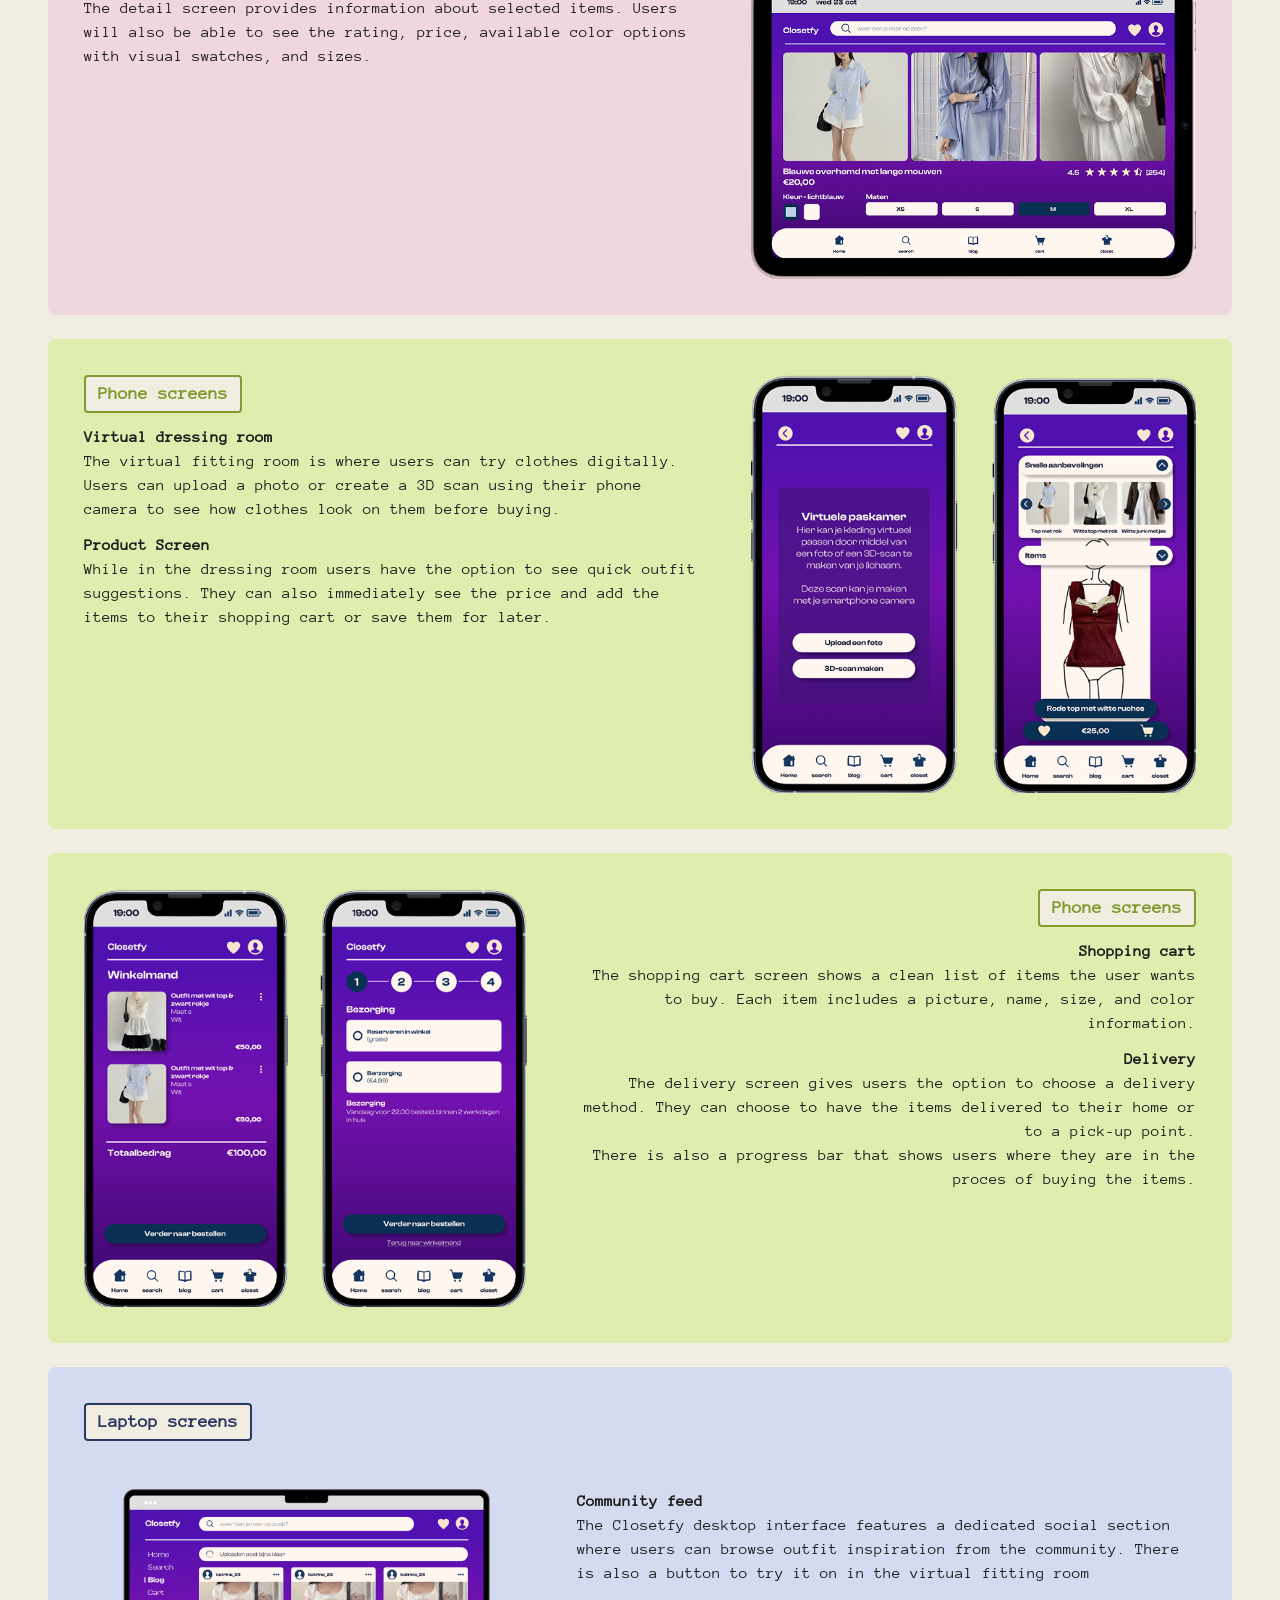
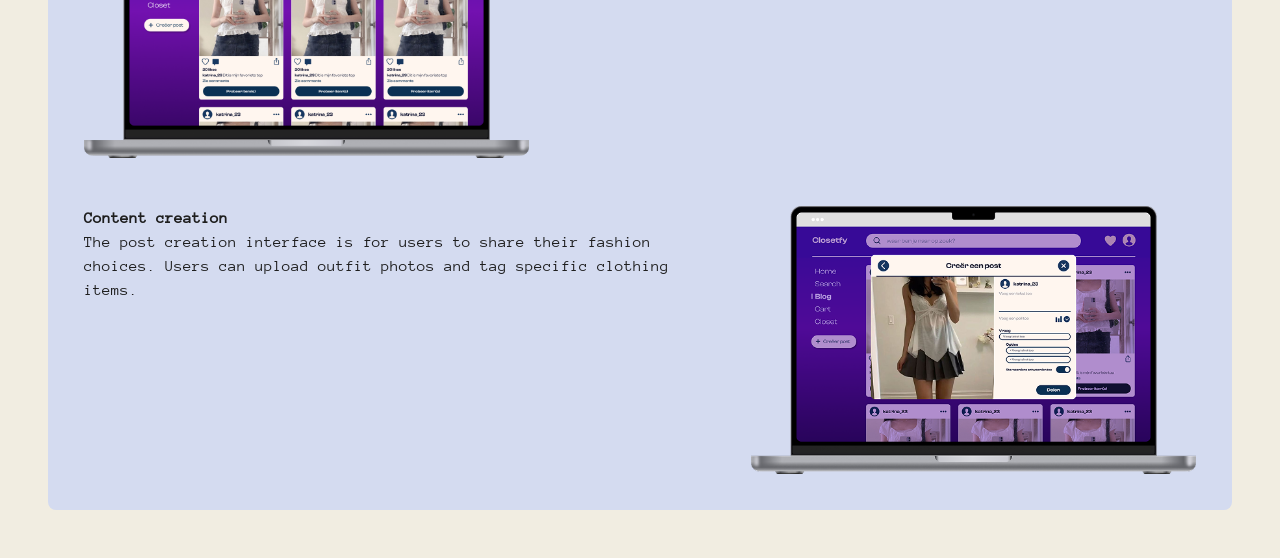
<file: closetfy.html>
<!DOCTYPE html>
<html lang="en">
<head>
    <meta charset="UTF-8">
    <meta name="viewport" content="width=device-width, initial-scale=1.0">
    <title>Portfolio Kelly Kha</title>
    <link href="styles/style.css" rel="stylesheet">
    <link href="styles/about-me.css" rel="stylesheet">
    <link href="styles/works.css" rel="stylesheet">
    <link rel="icon" type="image/png" sizes="32x32" href="images/favicon-32x32.png?v=2">
</head>

<body class="container works-page closetfy">
    <header>
        <div>
            <a href="index.html">
                <img class="logo" src="images/logo.png" alt="logo">
            </a>

            <button class="menu">
                <svg xmlns="http://www.w3.org/2000/svg" fill="none" viewBox="0 0 24 24" stroke-width="1.5" stroke="currentColor">
                    <path stroke-linecap="round" stroke-linejoin="round" d="M3.75 6.75h16.5M3.75 12h16.5m-16.5 5.25h16.5" />
                </svg>
            </button>
        </div>


        <nav>
            <ul>
                <li><a href="index.html">Home</a></li>
                <li><a href="about.html">About me</a></li>
                <li><a href="more.html">More</a></li>
                <li><a href="mailto:kellyh.kha@gmail.com" target="_blank" rel="noopener noreferrer">
                    <svg xmlns="http://www.w3.org/2000/svg" fill="none" viewBox="0 0 24 24" stroke-width="1.5" stroke="currentColor">
                        <path stroke-linecap="round" stroke-linejoin="round" d="M21.75 6.75v10.5a2.25 2.25 0 0 1-2.25 2.25h-15a2.25 2.25 0 0 1-2.25-2.25V6.75m19.5 0A2.25 2.25 0 0 0 19.5 4.5h-15a2.25 2.25 0 0 0-2.25 2.25m19.5 0v.243a2.25 2.25 0 0 1-1.07 1.916l-7.5 4.615a2.25 2.25 0 0 1-2.36 0L3.32 8.91a2.25 2.25 0 0 1-1.07-1.916V6.75" />
                    </svg>
                </a></li>

                <li>
                    <a href="http://www.linkedin.com/in/kelly-kha" target="_blank" rel="noopener noreferrer">
                        <img src="images/linkedin.png" alt="linkedin icon">
                    </a>
                </li>
            </ul>          
        </nav>
    </header>

    <section class="hero-works">
        <h1>Closetfy —</h1>
        <div class="hero-works-img-container">
            <img src="images/works-closetfy.png" alt="">
        </div>

        <div class="hero-context">
            <div>
                <h2>Timeline</h2>
                <p>3 weeks</p>
                <p>october 2024</p>
            </div>

            <div>
                <h2>Role</h2>
                <p>UX/UI designer</p>
            </div>

            <div>
                <h2>Tools</h2>
                <p>
                    Figma
                </p>
            </div>
        </div>
    </section>

    <hr class="works-divider">

    <section class="context">
        <h2 class="works-subheading">Context</h2>
        <div class="context-info">
            <p>
                For the project responsive multi device design I was given the assignment to come up with an interactive experience that can be experienced with multiple devices.
            </p>

            <p>
                In this specific project the idea was to focus on 1 specific experience with 1 specific outcome on a fictional platform. It was important to take the context of the user into account.
            </p>
        </div>
    </section>

    <section class="context">
        <div class="context-info">
            <img src="images/works-closetfy-2.png" alt="">
        </div>
    </section>

    <section class="context">
        <h2 class="works-subheading">User scenario</h2>
        <div class="context-info">
            <p>
                Nina needs a new outfit for a party tonight, so she doesn't have enough time to go to many stores to find the perfect outfit. Now she's afraid that she won't be able to find an outfit in time. She remembers that there is an app where you can try on clothes virtually. 

                After uploading a photo of herself, she chooses a number of dresses. However, she is still a bit unsure about which dress looks best on her, so she wants to try them on in the store to be sure. In the app, she chooses to reserve the dresses in the store.
            </p>

            <p>
                She quickly goes to the store and luckily can pick up her dresses at a pick-up point with the help of a QR code. She can now try on her dresses and then choose the best dress.

                Afterwards, Nina shares her new dress with her friends and the code of the dress in case her friends also want to try on/pick up this dress. And is very happy that she was able to find a nice dress in time for the party.
            </p>
        </div>
    </section>

    <section class="shape">
        <img src="images/shape.svg" alt="shape">
    </section>

    <section class="hi-fi-container">
        <h2 class="works-subheading">Screens</h2>

        <div>
            <div>
                <h3 class="works-subheading">Tablet screens</h3>
                <div id="closetfy-div">
                    <p>
                        <strong>Home screen</strong><br>The Closetfy home screen showcases curated outfit recommendations tailored to individual style preferences. There is also a button that leads users to the dressing room, encouraging users to virtually try on their selections. 
                    </p>
                    <img src="images/works-closetfy-3.png" alt="Homescreen">
                </div>

                <div>
                    <p>
                        <strong>Detail screen</strong><br>The detail screen provides information about selected items. Users will also be able to see the rating, price, available color options with visual swatches, and sizes.
                    </p>
                    <img src="images/works-closetfy-4.png" alt="Homescreen">
                </div>
            </div>
            
        </div>

        <div>
            <div>
                <h3 class="works-subheading-2">Phone screens</h3>

                <p>
                    <strong>Virtual dressing room</strong><br>The virtual fitting room is where users can try clothes digitally. Users can upload a photo or create a 3D scan using their phone camera to see how clothes look on them before buying.        
                </p>
                <p>
                    <strong>Product Screen</strong><br>While in the dressing room users have the option to see quick outfit suggestions. They can also immediately see the price and add the items to their shopping cart or save them for later. 
                </p>
            </div>
            <img src="images/works-closetfy-5.png" alt="">
        </div>

        <div>
            <div>
                <h3 class="works-subheading-2">Phone screens</h3>
                <p>
                    <strong>Shopping cart</strong><br>The shopping cart screen shows a clean list of items the user wants to buy. Each item includes a picture, name, size, and color information.
                </p>
                <p>
                    <strong>Delivery</strong><br>The delivery screen gives users the option to choose a delivery method. They can choose to have the items delivered to their home or to a pick-up point. <br>There is also a progress bar that shows users where they are in the proces of buying the items.
                </p>
            </div>
            <img src="images/works-closetfy-6.png" alt="">
        </div>

        <div>
            <div>
                <h3 class="works-subheading-3">Laptop screens</h3>
                <div id="closetfy-div">
                    <p>
                        <strong>Community feed</strong><br>The Closetfy desktop interface features a dedicated social section where users can browse outfit inspiration from the community. There is also a button to try it on in the virtual fitting room
                    </p>
                    <img src="images/works-closetfy-7.png" alt="">
                </div>

                <div>
                    <p>
                        <strong>Content creation</strong><br>The post creation interface is for users to share their fashion choices. Users can upload outfit photos and tag specific clothing items.
                    </p>
                    <img src="images/works-closetfy-8.png" alt="">
                </div>
            </div>
        </div>
    </section>

    <!-- <div class="ticker ticker-bottom">
        <div class="ticker-track">
            <span>Kelly Kha</span>
            <span>✳</span>
            <span>UX design</span>
            <span>✳</span>
            <span>Front-end development</span>
            <span>✳</span>
            <span>CMD</span>
            <span>✳</span>
            <span>Creative</span>
            <span>✳</span>
            
            <span>Kelly Kha</span>
            <span>✳</span>
            <span>UX design</span>
            <span>✳</span>
            <span>Front-end development</span>
            <span>✳</span>
            <span>CMD</span>
            <span>✳</span>
            <span>Creative</span>
            <span>✳</span>
        </div>
    </div> -->

    <script src="script/script.js"></script>
</body>
</html>
</file>
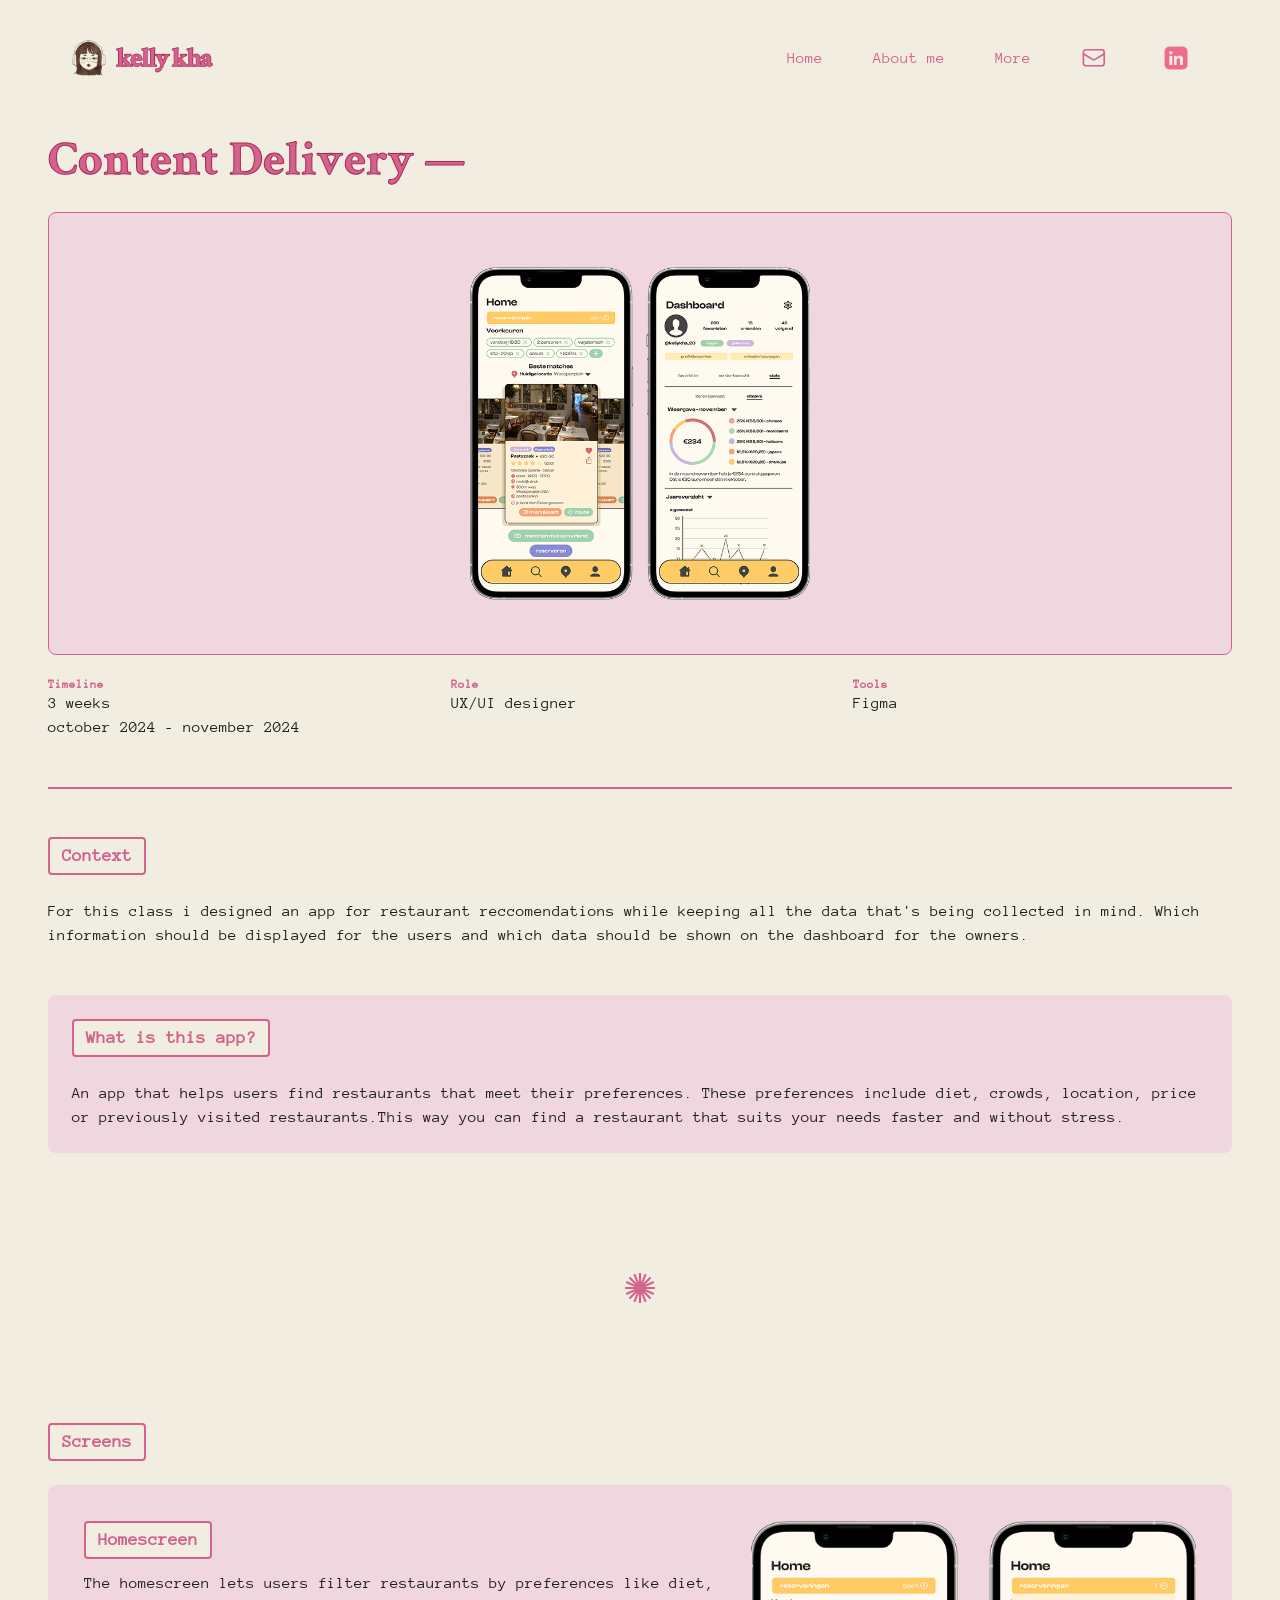
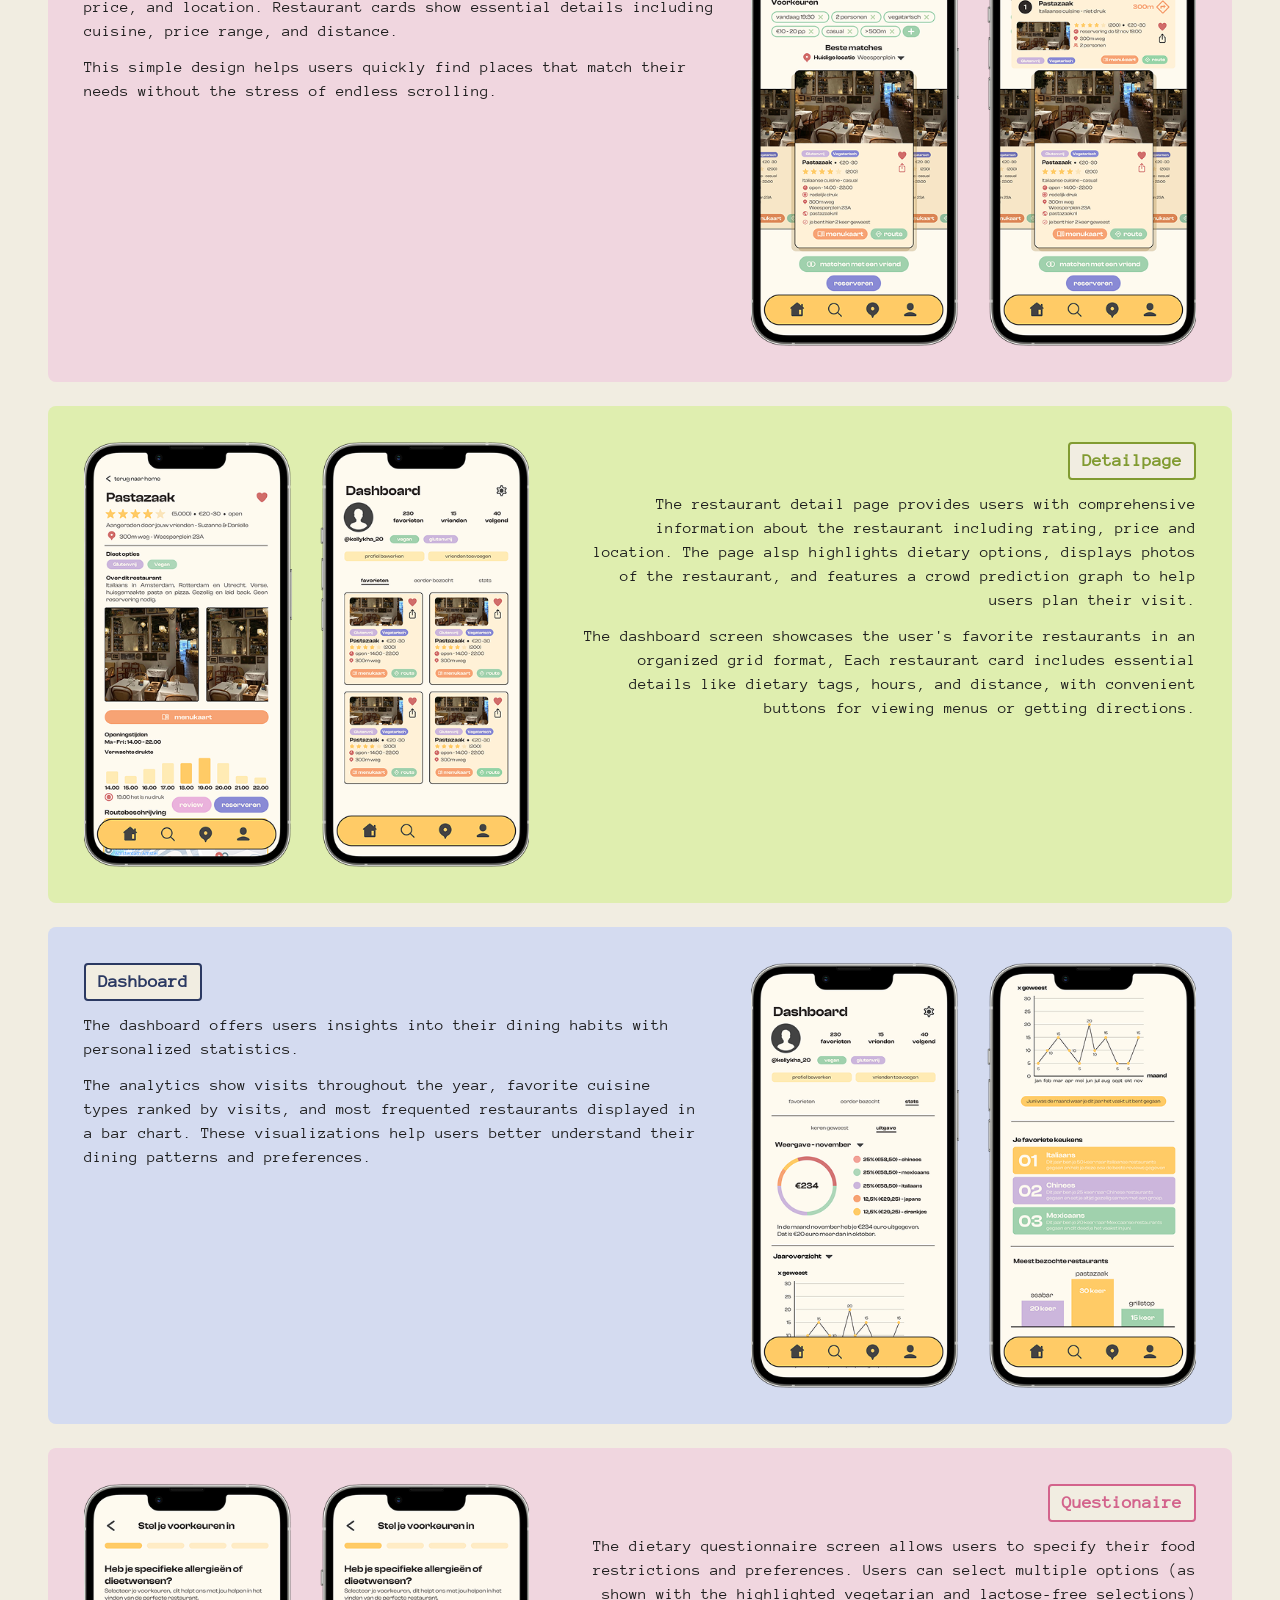
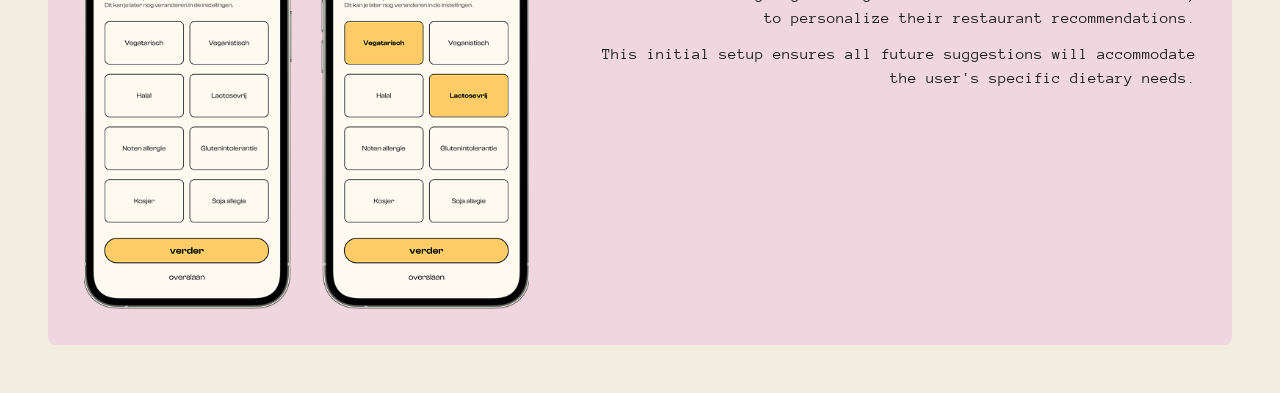
<file: content.html>
<!DOCTYPE html>
<html lang="en">
<head>
    <meta charset="UTF-8">
    <meta name="viewport" content="width=device-width, initial-scale=1.0">
    <title>Portfolio Kelly Kha</title>
    <link href="styles/style.css" rel="stylesheet">
    <link href="styles/about-me.css" rel="stylesheet">
    <link href="styles/works.css" rel="stylesheet">
    <link rel="icon" type="image/png" sizes="32x32" href="images/favicon-32x32.png?v=2">
</head>

<body class="container works-page content">
    <header>
        <div>
            <a href="index.html">
                <img class="logo" src="images/logo.png" alt="logo">
            </a>

            <button class="menu">
                <svg xmlns="http://www.w3.org/2000/svg" fill="none" viewBox="0 0 24 24" stroke-width="1.5" stroke="currentColor">
                    <path stroke-linecap="round" stroke-linejoin="round" d="M3.75 6.75h16.5M3.75 12h16.5m-16.5 5.25h16.5" />
                </svg>
            </button>
        </div>


        <nav>
            <ul>
                <li><a href="index.html">Home</a></li>
                <li><a href="about.html">About me</a></li>
                <li><a href="more.html">More</a></li>
                <li><a href="mailto:kellyh.kha@gmail.com" target="_blank" rel="noopener noreferrer">
                    <svg xmlns="http://www.w3.org/2000/svg" fill="none" viewBox="0 0 24 24" stroke-width="1.5" stroke="currentColor">
                        <path stroke-linecap="round" stroke-linejoin="round" d="M21.75 6.75v10.5a2.25 2.25 0 0 1-2.25 2.25h-15a2.25 2.25 0 0 1-2.25-2.25V6.75m19.5 0A2.25 2.25 0 0 0 19.5 4.5h-15a2.25 2.25 0 0 0-2.25 2.25m19.5 0v.243a2.25 2.25 0 0 1-1.07 1.916l-7.5 4.615a2.25 2.25 0 0 1-2.36 0L3.32 8.91a2.25 2.25 0 0 1-1.07-1.916V6.75" />
                    </svg>
                </a></li>

                <li>
                    <a href="http://www.linkedin.com/in/kelly-kha" target="_blank" rel="noopener noreferrer">
                        <img src="images/linkedin.png" alt="linkedin icon">
                    </a>
                </li>
            </ul>          
        </nav>
    </header>

    <section class="hero-works">
        <h1>Content Delivery —</h1>
        <div class="hero-works-img-container">
            <img src="images/works-content.png" alt="">
        </div>

        <div class="hero-context">
            <div>
                <h2>Timeline</h2>
                <p>3 weeks</p>
                <p>october 2024 - november 2024</p>
            </div>

            <div>
                <h2>Role</h2>
                <p>UX/UI designer</p>
            </div>

            <div>
                <h2>Tools</h2>
                <p>
                    Figma
                </p>
            </div>
        </div>
    </section>

    <hr class="works-divider">

    <section class="context">
        <h2 class="works-subheading">Context</h2>
        <div class="context-info">
            <p>For this class i designed an app for restaurant reccomendations while keeping all the data that's being collected in mind. Which information should be displayed for the users and which data should be shown on the dashboard for the owners.</p>
        </div>
    </section>

    <section class="context">
        <h2 class="works-subheading">What is this app?</h2>
        <div class="context-info">
            <p>An app that helps users find restaurants that meet their preferences. These preferences include diet, crowds, location, price or previously visited restaurants.This way you can find a restaurant that suits your needs faster and without stress.</p>
        </div>
    </section>

    <section class="shape">
        <img src="images/shape.svg" alt="shape">
    </section>

    <section class="hi-fi-container">
        <h2 class="works-subheading">Screens</h2>

        <div>
            <div>
                <h3 class="works-subheading">Homescreen</h3>
                <p>
                    The homescreen lets users filter restaurants by preferences like diet, price, and location. Restaurant cards show essential details including cuisine, price range, and distance. 
                </p>
                <p>
                    This simple design helps users quickly find places that match their needs without the stress of endless scrolling.
                </p>
            </div>
            <img src="images/works-content-2.png" alt="Homescreen">
        </div>

        <div>
            <div>
                <h3 class="works-subheading-2">Detailpage</h3>

                <p>
                    The restaurant detail page provides users with comprehensive information about the restaurant including rating, price and location. The page alsp highlights dietary options, displays photos of the restaurant, and features a crowd prediction graph to help users plan their visit.          
                </p>
                <p>
                    The dashboard screen showcases the user's favorite restaurants in an organized grid format, Each restaurant card includes essential details like dietary tags, hours, and distance, with convenient buttons for viewing menus or getting directions.   
                </p>
            </div>
            <img src="images/works-content-3.png" alt="">
        </div>

        <div>
            <div>
                <h3 class="works-subheading-3">Dashboard</h3>
                <p>
                    The dashboard offers users insights into their dining habits with personalized statistics.
                </p>
                <p>
                    The analytics show visits throughout the year, favorite cuisine types ranked by visits, and most frequented restaurants displayed in a bar chart. These visualizations help users better understand their dining patterns and preferences.
                </p>
            </div>
            <img src="images/works-content-4.png" alt="">
        </div>

        <div>
            <div>
                <h3 class="works-subheading">Questionaire</h3>
                <p>
                    The dietary questionnaire screen allows users to specify their food restrictions and preferences. Users can select multiple options (as shown with the highlighted vegetarian and lactose-free selections) to personalize their restaurant recommendations. 
                </p>
                <p>
                    This initial setup ensures all future suggestions will accommodate the user's specific dietary needs.
                </p>
            </div>
            <img src="images/works-content-5.png" alt="">
        </div>
    </section>

    <!-- <div class="ticker ticker-bottom">
        <div class="ticker-track">
            <span>Kelly Kha</span>
            <span>✳</span>
            <span>UX design</span>
            <span>✳</span>
            <span>Front-end development</span>
            <span>✳</span>
            <span>CMD</span>
            <span>✳</span>
            <span>Creative</span>
            <span>✳</span>
            
            <span>Kelly Kha</span>
            <span>✳</span>
            <span>UX design</span>
            <span>✳</span>
            <span>Front-end development</span>
            <span>✳</span>
            <span>CMD</span>
            <span>✳</span>
            <span>Creative</span>
            <span>✳</span>
        </div>
    </div> -->

    <script src="script/script.js"></script>
</body>
</html>
</file>
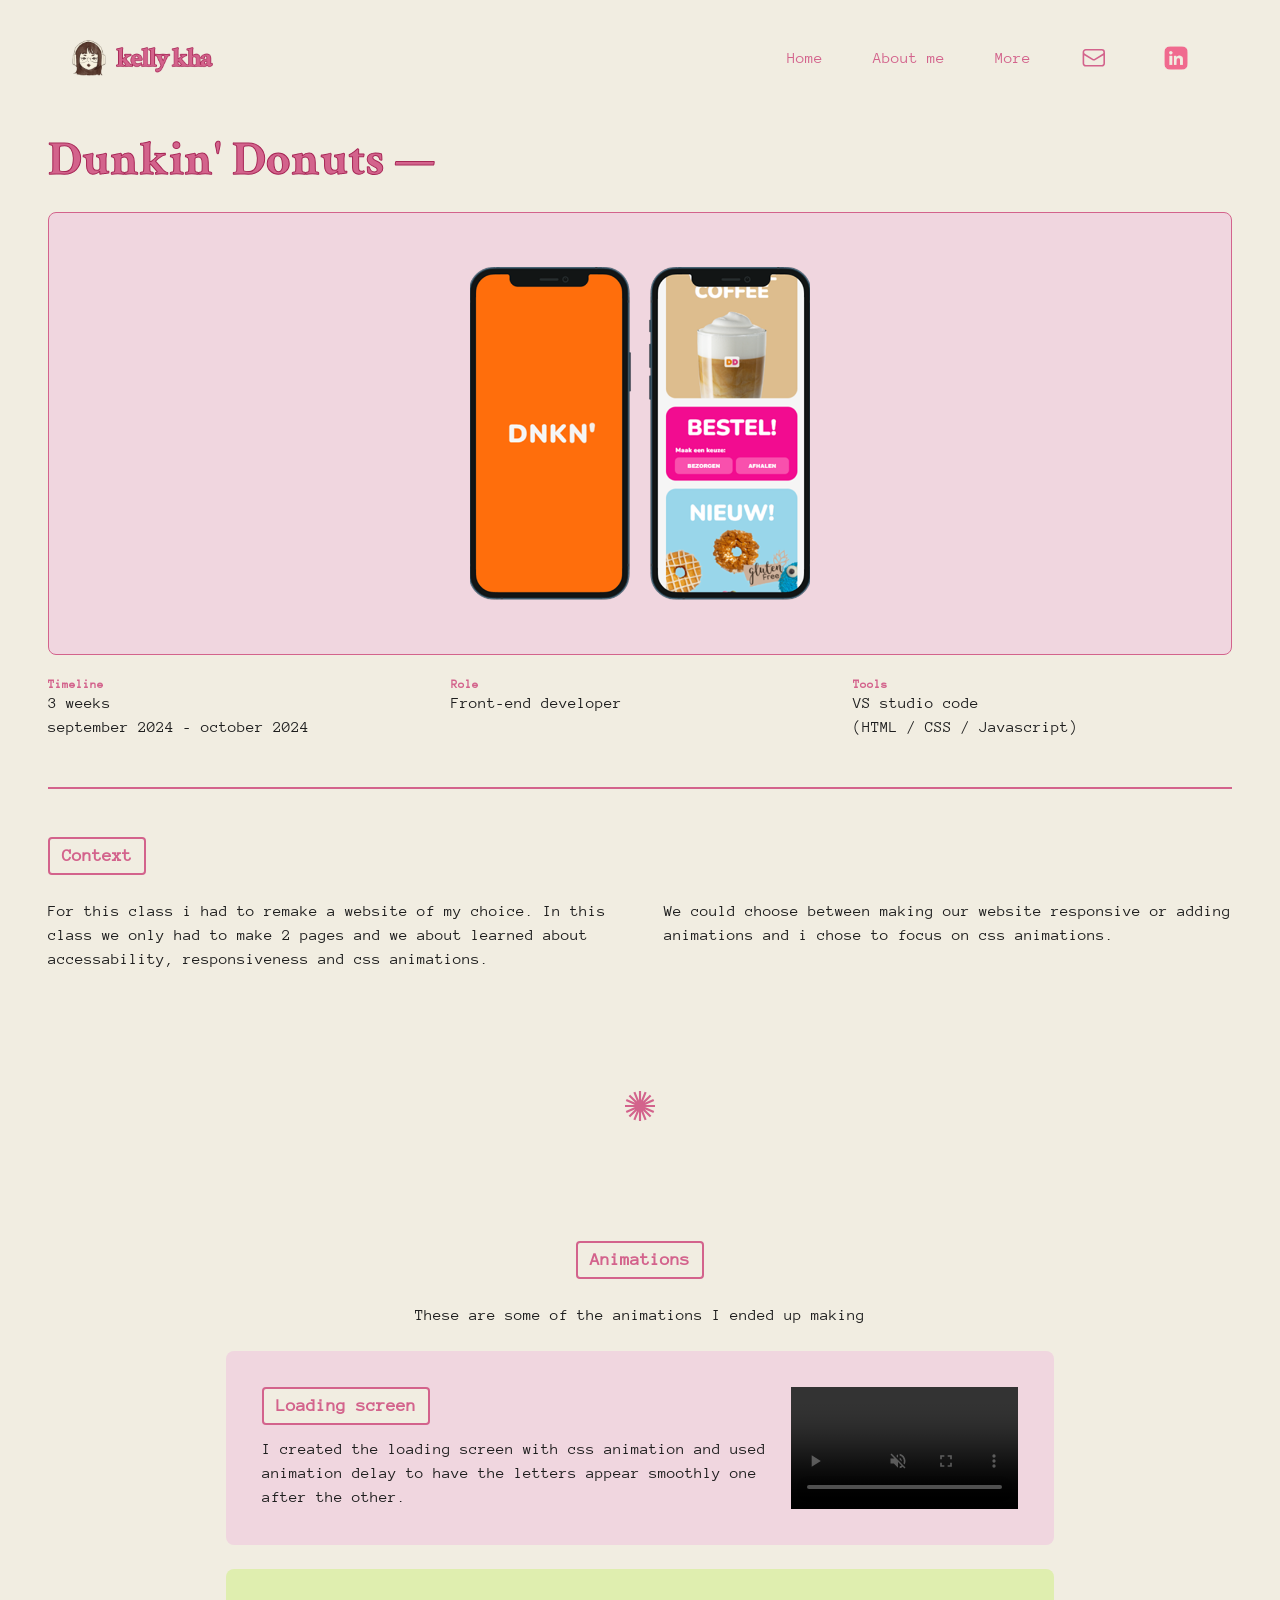
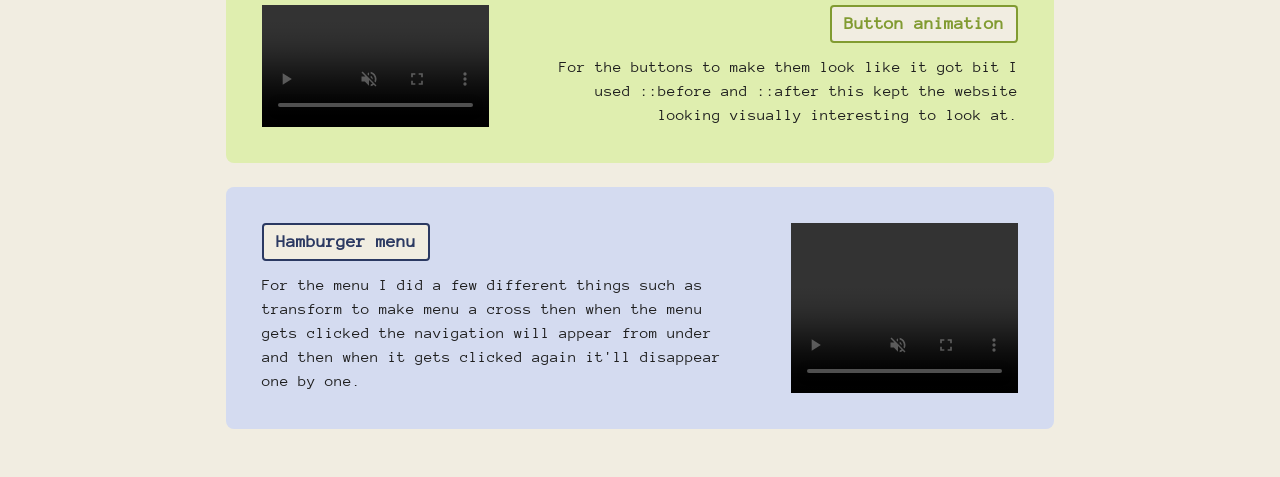
<file: dunkin.html>
<!DOCTYPE html>
<html lang="en">
<head>
    <meta charset="UTF-8">
    <meta name="viewport" content="width=device-width, initial-scale=1.0">
    <title>Portfolio Kelly Kha</title>
    <link href="styles/style.css" rel="stylesheet">
    <link href="styles/about-me.css" rel="stylesheet">
    <link href="styles/works.css" rel="stylesheet">
    <link rel="icon" type="image/png" sizes="32x32" href="images/favicon-32x32.png?v=2">
</head>

<body class="container works-page dunkin">
    <header>
        <div>
            <a href="index.html">
                <img class="logo" src="images/logo.png" alt="logo">
            </a>

            <button class="menu">
                <svg xmlns="http://www.w3.org/2000/svg" fill="none" viewBox="0 0 24 24" stroke-width="1.5" stroke="currentColor">
                    <path stroke-linecap="round" stroke-linejoin="round" d="M3.75 6.75h16.5M3.75 12h16.5m-16.5 5.25h16.5" />
                </svg>
            </button>
        </div>


        <nav>
            <ul>
                <li><a href="index.html">Home</a></li>
                <li><a href="about.html">About me</a></li>
                <li><a href="more.html">More</a></li>
                <li><a href="mailto:kellyh.kha@gmail.com" target="_blank" rel="noopener noreferrer">
                    <svg xmlns="http://www.w3.org/2000/svg" fill="none" viewBox="0 0 24 24" stroke-width="1.5" stroke="currentColor">
                        <path stroke-linecap="round" stroke-linejoin="round" d="M21.75 6.75v10.5a2.25 2.25 0 0 1-2.25 2.25h-15a2.25 2.25 0 0 1-2.25-2.25V6.75m19.5 0A2.25 2.25 0 0 0 19.5 4.5h-15a2.25 2.25 0 0 0-2.25 2.25m19.5 0v.243a2.25 2.25 0 0 1-1.07 1.916l-7.5 4.615a2.25 2.25 0 0 1-2.36 0L3.32 8.91a2.25 2.25 0 0 1-1.07-1.916V6.75" />
                    </svg>
                </a></li>

                <li>
                    <a href="http://www.linkedin.com/in/kelly-kha" target="_blank" rel="noopener noreferrer">
                        <img src="images/linkedin.png" alt="linkedin icon">
                    </a>
                </li>
            </ul>          
        </nav>
    </header>

    <section class="hero-works">
        <h1>Dunkin' Donuts —</h1>
        <div class="hero-works-img-container">
            <img src="images/works-dunkin.png" alt="">
        </div>

        <div class="hero-context">
            <div>
                <h2>Timeline</h2>
                <p>3 weeks</p>
                <p>september 2024 - october 2024</p>
            </div>

            <div>
                <h2>Role</h2>
                <p>Front-end developer</p>
            </div>

            <div>
                <h2>Tools</h2>
                <p>
                    VS studio code <br>
                    (HTML / CSS / Javascript)
                </p>
            </div>
        </div>
    </section>

    <hr class="works-divider">

    <section class="context">
        <h2 class="works-subheading">Context</h2>
        <div class="context-info">
            <p>For this class i had to remake a website of my choice. In this 
            class we only had to make 2 pages and we about learned about accessability, responsiveness and css animations.</p>
            <p>We could choose between making our website responsive or adding animations and i chose to focus on css animations.</p>
        </div>
    </section>

    <section class="shape">
        <img src="images/shape.svg" alt="shape">
    </section>

    <section class="hi-fi-container">
        <h2 class="works-subheading">Animations</h2>
        <p>These are some of the animations I ended up making</p>

        <div>
            <div>
                <h3 class="works-subheading">Loading screen</h3>
                <p>
                    I created the loading screen with css animation and used animation delay to have the letters appear smoothly one after the other.
                </p>
            </div>
            <video autoplay controls muted loop>
                <source src="images/dunkin-vid.mp4" type="video/mp4">
            </video>
        </div>

        <div>
            <div>
                <h3 class="works-subheading-2">Button animation</h3>

                <p>
                    For the buttons to make them look like it got bit I used ::before and ::after this kept the website looking visually interesting to look at.              
                </p>
            </div>
            <video autoplay controls muted loop>
                <!-- <source src="images/dunkin-vid2.mp4" type="video/mp4"> -->
                <source src="images/dunkin-vid4.mp4" type="video/mp4">
            </video>
        </div>

        <!-- HAMBURGER MENU ANIMATION???? -->
         <!-- <div>
            <div>
                <h3 class="works-subheading-2">Button animation</h3>

                <p>
                    For the buttons to make them look like it got bit I used ::before and ::after this kept the website looking visually interesting to look at.              
                </p>
            </div>
            <video autoplay controls muted loop>
                <source src="images/dunkin-vid3.mp4" type="video/mp4">
            </video>
        </div> -->

        <div>
            <div>
                <h3 class="works-subheading-3">Hamburger menu</h3>
                <p>
                    For the menu I did a few different things such as transform to make menu a cross then when the menu gets clicked the navigation will appear from under and then when it gets clicked again it'll disappear one by one.
                </p>
            </div>
            <video autoplay controls muted loop>
                <source src="images/dunkin-vid3.mp4" type="video/mp4">
            </video>
        </div>
    </section>

    <!-- <div class="ticker ticker-bottom">
        <div class="ticker-track">
            <span>Kelly Kha</span>
            <span>✳</span>
            <span>UX design</span>
            <span>✳</span>
            <span>Front-end development</span>
            <span>✳</span>
            <span>CMD</span>
            <span>✳</span>
            <span>Creative</span>
            <span>✳</span>
            
            <span>Kelly Kha</span>
            <span>✳</span>
            <span>UX design</span>
            <span>✳</span>
            <span>Front-end development</span>
            <span>✳</span>
            <span>CMD</span>
            <span>✳</span>
            <span>Creative</span>
            <span>✳</span>
        </div>
    </div> -->

    <script src="script/script.js"></script>
</body>
</html>
</file>
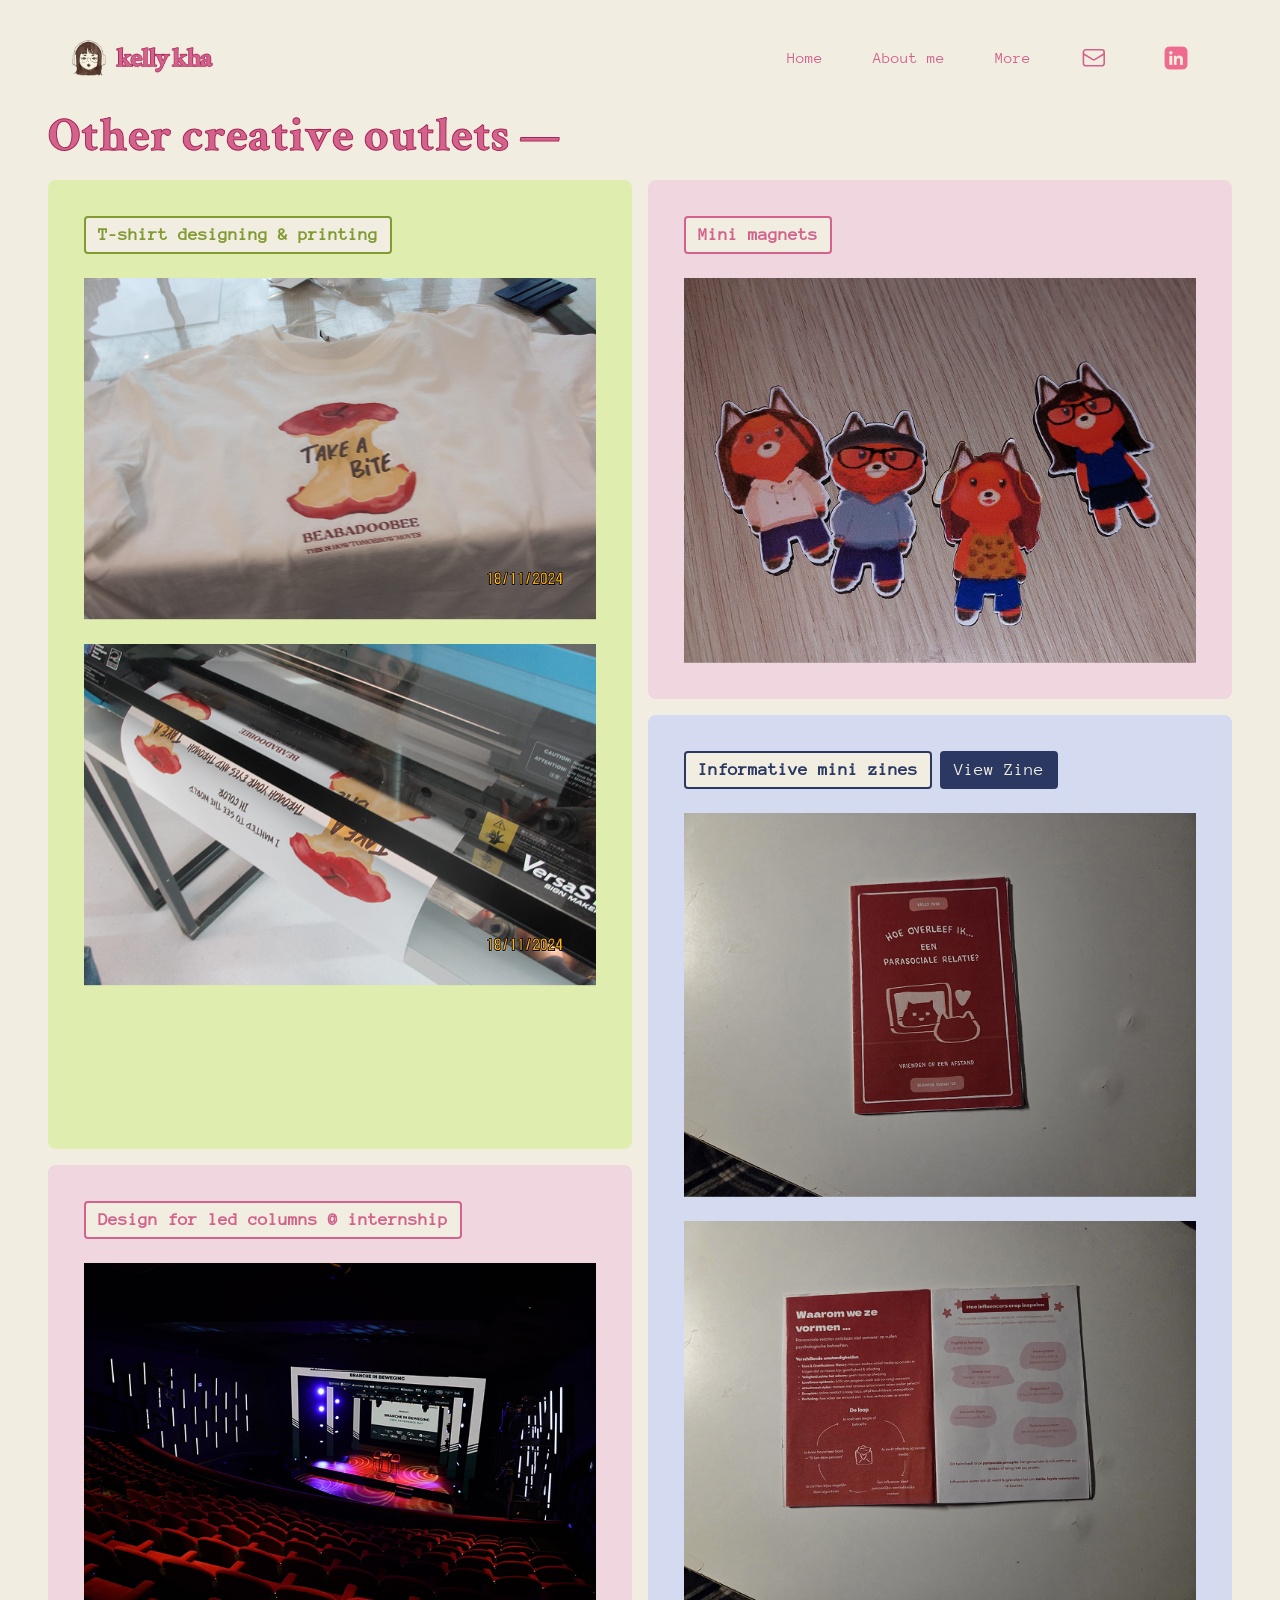
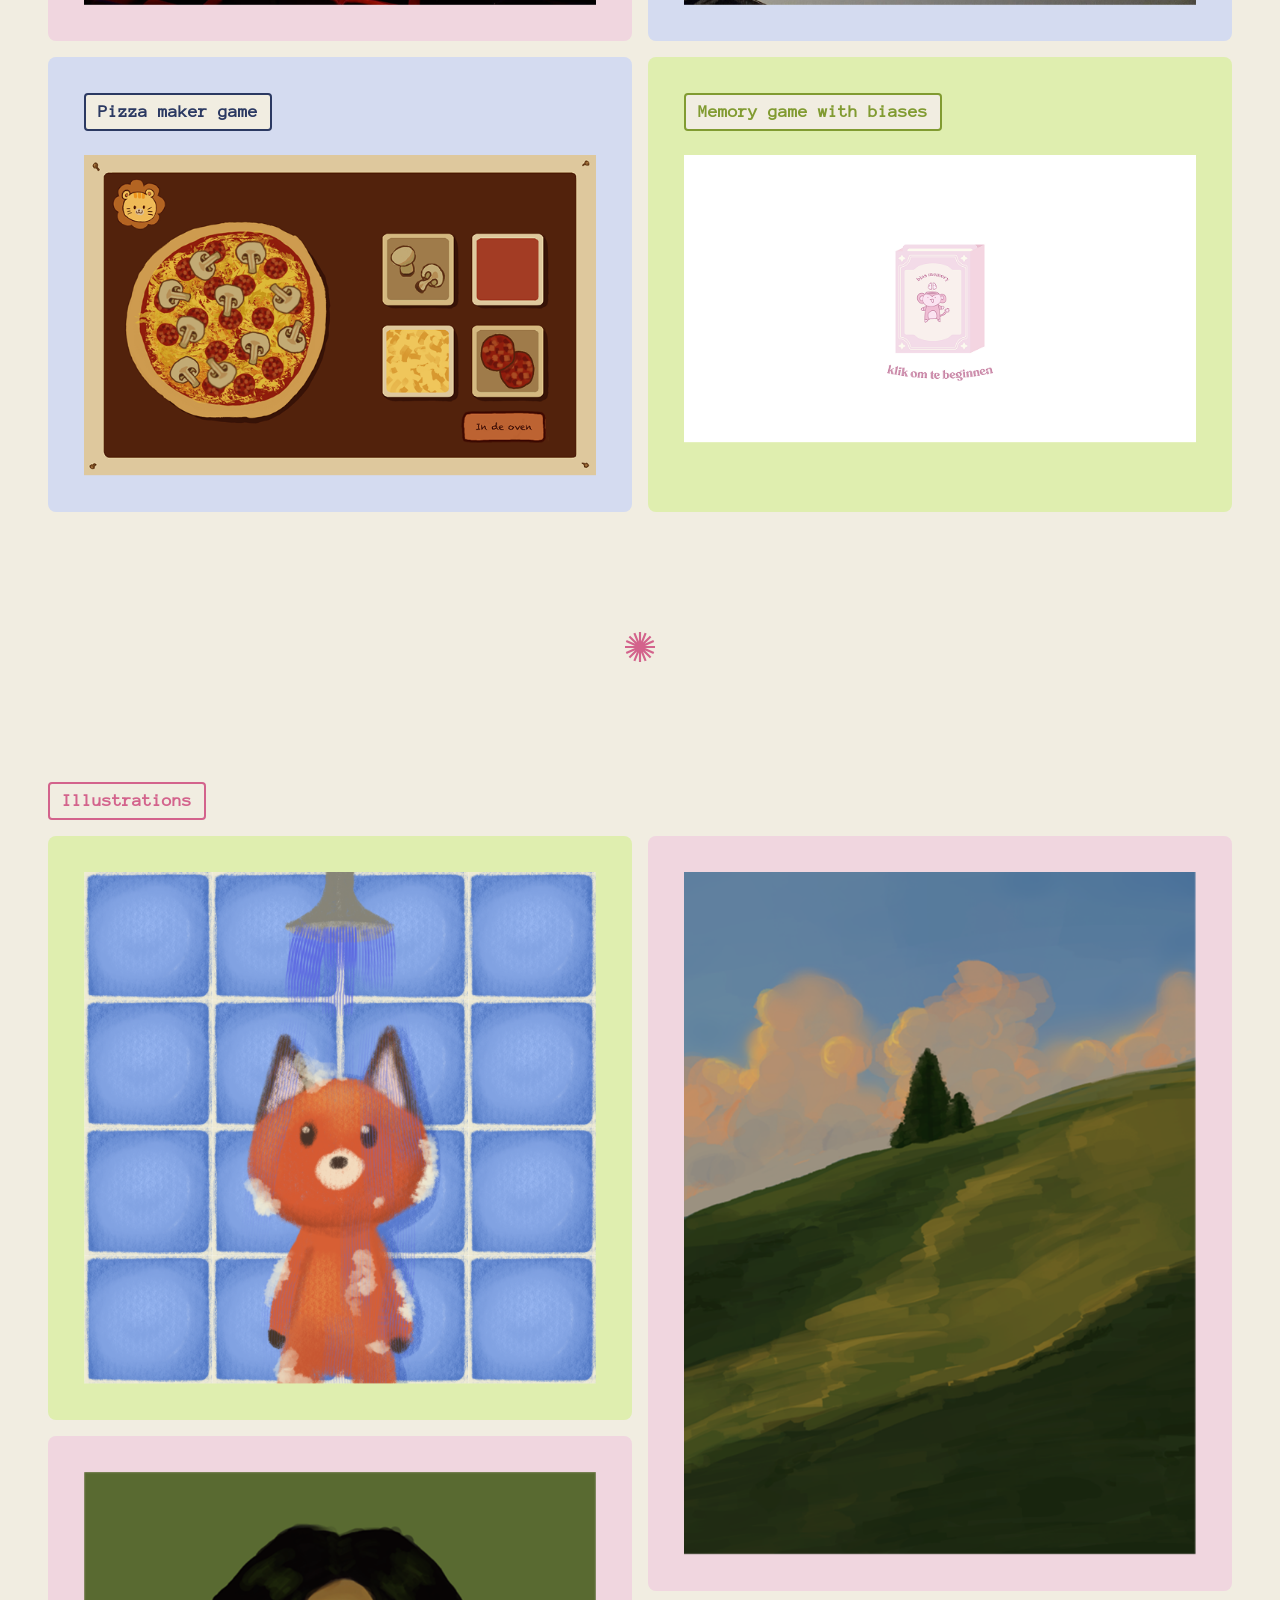
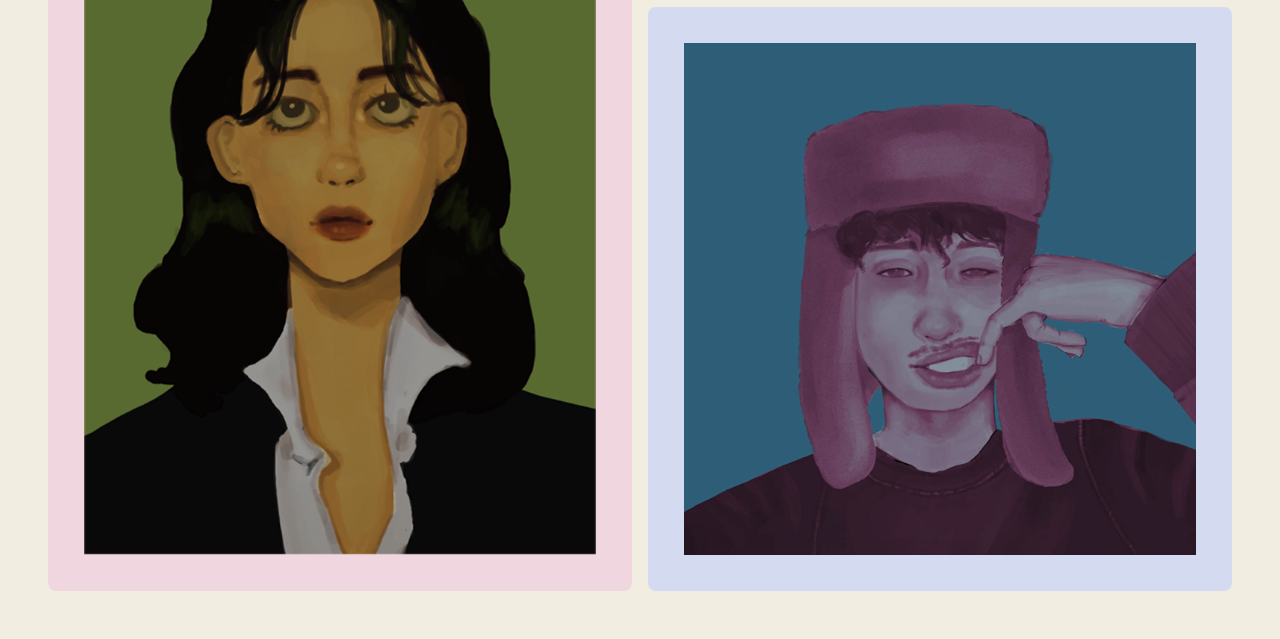
<file: more.html>
<!DOCTYPE html>
<html lang="en">
<head>
    <meta charset="UTF-8">
    <meta name="viewport" content="width=device-width, initial-scale=1.0">
    <title>Portfolio Kelly Kha</title>
    <link href="styles/style.css" rel="stylesheet">
    <link href="styles/about-me.css" rel="stylesheet">
    <link href="styles/works.css" rel="stylesheet">
    <link rel="icon" type="image/png" sizes="32x32" href="images/favicon-32x32.png?v=2">
</head>

<body class="container works-page more">
    <header>
        <div>
            <a href="index.html">
                <img class="logo" src="images/logo.png" alt="logo">
            </a>

            <button class="menu">
                <svg xmlns="http://www.w3.org/2000/svg" fill="none" viewBox="0 0 24 24" stroke-width="1.5" stroke="currentColor">
                    <path stroke-linecap="round" stroke-linejoin="round" d="M3.75 6.75h16.5M3.75 12h16.5m-16.5 5.25h16.5" />
                </svg>
            </button>
        </div>


        <nav>
            <ul>
                <li><a href="index.html">Home</a></li>
                <li><a href="about.html">About me</a></li>
                <li><a href="more.html">More</a></li>
                <li><a href="mailto:kellyh.kha@gmail.com" target="_blank" rel="noopener noreferrer">
                    <svg xmlns="http://www.w3.org/2000/svg" fill="none" viewBox="0 0 24 24" stroke-width="1.5" stroke="currentColor">
                        <path stroke-linecap="round" stroke-linejoin="round" d="M21.75 6.75v10.5a2.25 2.25 0 0 1-2.25 2.25h-15a2.25 2.25 0 0 1-2.25-2.25V6.75m19.5 0A2.25 2.25 0 0 0 19.5 4.5h-15a2.25 2.25 0 0 0-2.25 2.25m19.5 0v.243a2.25 2.25 0 0 1-1.07 1.916l-7.5 4.615a2.25 2.25 0 0 1-2.36 0L3.32 8.91a2.25 2.25 0 0 1-1.07-1.916V6.75" />
                    </svg>
                </a></li>

                <li>
                    <a href="http://www.linkedin.com/in/kelly-kha" target="_blank" rel="noopener noreferrer">
                        <img src="images/linkedin.png" alt="linkedin icon">
                    </a>
                </li>
            </ul>          
        </nav>
    </header>

    <section class="testing">
        <h1>Other creative outlets —</h1>
        <div>
            <h3 class="works-subheading-2">
                T-shirt designing & printing
            </h3>
            <img src="images/more.png" alt="">
            <img src="images/more-1.png" alt="">
        </div>

        <div>
            <h3 class="works-subheading">
                Mini magnets
            </h3>
            <img src="images/more-3.png" alt="">
        </div>

        <div>
            <h3 class="works-subheading">
                Design for led columns @ internship
            </h3>
            <img src="images/more-4.png" alt="">
        </div>

        <div>
           <div id="viewzine">
             <h3 class="works-subheading-3">
                Informative mini zines
            </h3>
            <button class="works-subheading-3">
                <a href="https://www.figma.com/proto/nB6oIAykLVNHRTD2YS6OZW/bd-verdieping?node-id=189-2&p=f&viewport=63%2C302%2C0.16&t=mFKPKMNZlNCMRrBE-0&scaling=min-zoom&content-scaling=fixed&starting-point-node-id=189%3A236" target="_blank" rel="noopener noreferrer">View Zine</a>
            </button>
           </div>
            <img src="images/more-5.png" alt="">
            <img src="images/more-6.png" alt="">
        </div>

        <div>
            <h3 class="works-subheading-3">
                Pizza maker game
            </h3>
            <!-- <h3 class="works-subheading-3">
                Pizza maker game (HTML/CSS/Javascript)
            </h3> -->
            <img src="images/more-7.png" alt="">
        </div>

        <div>
            <h3 class="works-subheading-2">
                Memory game with biases
            </h3>
            <img src="images/more-8.png" alt="">
        </div>
    </section>

    <section class="shape">
        <img src="images/shape.svg" alt="shape">
    </section>

    <section class="testing">
        <h2 class="works-subheading">Illustrations</h2>
        <div>
            <img src="images/more-art.png" alt="">
        </div>

        <div>
            <img src="images/more-art-2.png" alt="">
        </div>

        <div>
            <img src="images/more-art-3.png" alt="">
        </div>

        <div>
            <img src="images/more-art-4.png" alt="">
        </div>

        
    </section>

    <!-- <div class="ticker ticker-bottom">
        <div class="ticker-track">
            <span>Kelly Kha</span>
            <span>✳</span>
            <span>UX design</span>
            <span>✳</span>
            <span>Front-end development</span>
            <span>✳</span>
            <span>CMD</span>
            <span>✳</span>
            <span>Creative</span>
            <span>✳</span>
            
            <span>Kelly Kha</span>
            <span>✳</span>
            <span>UX design</span>
            <span>✳</span>
            <span>Front-end development</span>
            <span>✳</span>
            <span>CMD</span>
            <span>✳</span>
            <span>Creative</span>
            <span>✳</span>
        </div>
    </div> -->

    <script src="script/script.js"></script>
</body>
</html>
</file>
<file: styles/style.css>
*, *::after, *::before {
    box-sizing:border-box;  
}

*{
	margin: 0;
    padding: 0;
	line-height: calc(1em + 0.5rem);
}

@font-face {
    font-family: 'Crimson Text Regular';
    font-style: normal;
    font-weight: normal;
    src: local('Crimson Text Regular'), url('../fonts/CrimsonText-Regular.woff') format('woff');
}
    

@font-face {
    font-family: 'Crimson Text Italic';
    font-style: normal;
    font-weight: normal;
    src: local('Crimson Text Italic'), url('../fonts/CrimsonText-Italic.woff') format('woff');
}
    

@font-face {
    font-family: 'Crimson Text SemiBold';
    font-style: normal;
    font-weight: normal;
    src: local('Crimson Text SemiBold'), url('../fonts/CrimsonText-SemiBold.woff') format('woff');
}
    

@font-face {
    font-family: 'Crimson Text SemiBold Italic';
    font-style: normal;
    font-weight: normal;
    src: local('Crimson Text SemiBold Italic'), url('../fonts/CrimsonText-SemiBoldItalic.woff') format('woff');
}
    

@font-face {
    font-family: 'Crimson Text Bold';
    font-style: normal;
    font-weight: normal;
    src: local('Crimson Text Bold'), url('../fonts/CrimsonText-Bold.woff') format('woff');
}
    

@font-face {
    font-family: 'Crimson Text Bold Italic';
    font-style: normal;
    font-weight: normal;
    src: local('Crimson Text Bold Italic'), url('../fonts/CrimsonText-BoldItalic.woff') format('woff');
}

@font-face {
    font-family: 'Anonymous Pro';
    font-style: normal;
    font-weight: normal;
    src: local('Anonymous Pro'), url('../fonts/Anonymous_Pro.woff') format('woff');
}
    

@font-face {
    font-family: 'Anonymous Pro Italic';
    font-style: normal;
    font-weight: normal;
    src: local('Anonymous Pro Italic'), url('../fonts/Anonymous_Pro_I.woff') format('woff');
}
    

@font-face {
    font-family: 'Anonymous Pro Bold';
    font-style: normal;
    font-weight: normal;
    src: local('Anonymous Pro Bold'), url('../fonts/Anonymous_Pro_B.woff') format('woff');
}
    

@font-face {
    font-family: 'Anonymous Pro Bold Italic';
    font-style: normal;
    font-weight: normal;
    src: local('Anonymous Pro Bold Italic'), url('../fonts/Anonymous_Pro_BI.woff') format('woff');
}

html{
	scroll-behavior: smooth;

    color-scheme: light;
    --colour-background: light-dark(#F1EDE1, #1E1E1E);
    --colour-text: light-dark(#1E1E1E, #F1EDE1);
    --colour-primary: light-dark(#D3638C, rgb(211 99 140 / 0.8));
    --colour-primary-border: light-dark(#A72656, #A72656);

    --color-secondary: light-dark(#C6DF77, rgb(198 223 119 / 0.8));
    --color-secondary-border: light-dark(#819B31, #819B31);

    --color-primary-pink: light-dark(#F0D6DF, rgb(240 214 223 / 0.8));

    --color-primary-green: light-dark(#DFEEAF, rgb(223 238 175 / 0.8));
    --color-primary-dark-green: light-dark(#819B31, rgb(129 155 49 / 0.8));

    --color-primary-blue: light-dark(#D4DBF0, rgb(212 219 240 / 0.8));
    --color-primary-dark-blue: light-dark(#2B3962, rgb(43 57 98 / 0.8));
    
    font-family: 'Anonymous Pro', sans-serif;
    color: var(--colour-text);
    background-color: var(--colour-background);

    --size-xxs: 0.5rem;
	--size-xs: 0.75rem;
	--size-sm: 0.875rem;
	--size-base: 1rem;
	--size-lg: 1.125rem;
	--size-xl: 1.25rem;
	--size-2xl: 1.5rem;
	--size-3xl: 1.875rem;
	--size-4xl: 2.25rem;
	--size-5xl: 3rem;
	--size-6xl: 3.75rem;
	--size-7xl: 4.5rem;
	--size-8xl: 6rem;
	--size-9xl: 8rem;
	--size-10xl: 10rem;
}

img,svg {
	display: block;
	max-width: 100%;
	height: auto;
}

.container{
    display: flex;
    flex-direction: column;
    margin: 0 auto;
}

button{
	display: inline-block;
	padding: 0;
	border: none;
	background: none;
	cursor: pointer;
	color: inherit;
}


h1, h2, h3, h4, h5, h6 {
    font-family: 'Crimson Text Bold', serif;
    color: var(--colour-primary);
    -webkit-text-stroke: 1px var(--colour-primary-border);
    line-height: 1;
}

p {
    font-size: var(--size-xs);
}

.button-v1{
    border: solid 2px var(--colour-primary-border);
    background-color: var(--colour-primary);
    color: var(--colour-background);
    padding: var(--size-xxs) var(--size-2xl);
    border-radius: var(--size-xxs);
    
    font-family: 'Anonymous Pro', sans-serif;
    font-weight: bolder;
    transition: all 0.3s ease;

    &:hover {
        background-color: var(--colour-primary-border);
        scale: 95%;
    }
}

.button-v2{
    border: solid 2px var(--color-secondary-border);
    background-color: var(--color-secondary);
    color: var(--colour-text);
    padding: var(--size-xxs) var(--size-2xl);
    border-radius: var(--size-xxs);
    
    font-family: 'Anonymous Pro', sans-serif;
    font-weight: bolder;
    transition: all 0.3s ease;

    &:hover {
        background-color: var(--color-secondary-border);
        scale: 95%;
    }

}


/* ── NAV STYLING ── */
nav {
    overflow: hidden;
    position: fixed;
    left: 0;
    right: 0;
    top: 0;
    bottom: 0;
    z-index: 100;
    
    display: flex;
    flex-direction: column;
    padding: var(--size-2xl) var(--size-2xl);
    pointer-events: none;
    background-color: var(--colour-background);

    translate: 0 150%;
    transition: translate 0.5s ease;
	transition-timing-function: cubic-bezier(.17,.67,.83,.67);
}

nav.toonmenu {
    pointer-events: all;
    translate: 0 0;
}

header div{
    display: flex;
    justify-content: space-between;
    align-items: center;
    padding: var(--size-2xl);

    width: 100%;
}

.logo{
    width: auto;
    height: var(--size-4xl);
}

.menu {
    color: var(--colour-primary);
    width: var(--size-4xl);
    height: var(--size-4xl);
    display: block;
    z-index: 200; 
    position: relative;
}


nav a {
	font-size: var(--size-xl);
	text-decoration: none;
	color: var(--colour-primary);
	transition: color 0.3s;
}

nav a:hover{
	color: var(--colour-primary);
}


ul{
    padding-left: 0;
    display: flex;
    flex-direction: column;
	align-items: center;
    justify-content: center;
	list-style: none;
    height: 100%;

    & li{
        list-style: none;
        padding: var(--size-xxs) var(--size-xs);
        border-radius: var(--size-xxs);
        border: 1px solid transparent;
        transition: border-color 0.5s ease;

        & a{
            text-decoration: none;
            color: var(--colour-primary);
            padding: auto;

            & img {
                height: 2.4em;
                width: 100%;
            }

            & svg {
                height: 1.6em;
                width: 100%;
            }
        }
    }

    & li:hover{
        border-color: var(--colour-primary-border);
    }
}

.liAppear {
    opacity: 0;
    transform: translateY(20px);
    animation: fadeInUp 1s both;
}

@keyframes fadeInUp {
    to {
        opacity: 1;
        transform: translateY(0);
    }
}

.liAppear:nth-of-type(1) { animation-delay: 0.6s; }
.liAppear:nth-of-type(2) { animation-delay: 0.7s; }
.liAppear:nth-of-type(3) { animation-delay: 0.8s; }
.liAppear:nth-of-type(4) { animation-delay: 0.9s; }
.liAppear:nth-of-type(5) { animation-delay: 1.0s; }

/* ── HERO STYLING ── */
.hero {
    margin: 0 var(--size-2xl) var(--size-base) var(--size-2xl);
    display: flex;
    flex-direction: column;
    gap: var(--size-2xl);

    text-align: center;

    & button{
        &:nth-of-type(1) a{
            color: var(--colour-background);
            text-decoration: none;
        }

        &:nth-of-type(2) a{
            color: var(--colour-text);
            text-decoration: none;
        }
    }
}

.hero div {
    display: flex;
    flex-direction: column;
    gap: var(--size-2xl);
}

.hero div div {
    display: flex;
    flex-direction: column;
    gap: var(--size-xxs);
}

/* ── TICKER STYLING ── */
.ticker {
    overflow: hidden;
    background-color: var(--color-secondary);
    padding: var(--size-xs) 0;
    border: 2px solid var(--color-secondary-border);
    width: 100%;
    font-size: var(--size-xs);

    margin: var(--size-7xl) 0;
}

.ticker-track {
    display: flex;
    gap: 0;
    width: max-content;
    animation: ticker 20s linear infinite;
    will-change: transform;
}

.ticker-track span {
    white-space: nowrap;
    color: var(--colour-text);
    padding: 0 var(--size-6xl);
}

@keyframes ticker {
    from { transform: translateX(0); }
    to { transform: translateX(-50%); }
}

.ticker-track:hover {
    animation-play-state: paused;
}

.ticker-bottom {
    margin-bottom: 0;
    background-color: var(--colour-primary);
    border: 2px solid var(--color-primary-border);
    
    & span {
        color: var(--colour-background);
    }

    width: 100%;
}

/* ── WORKS STYLING ── */
.works {
    margin: var(--size-base) var(--size-2xl);
    display: flex;
    flex-direction: column;
    align-items: center;
    gap: var(--size-base);

    & h2 {
        font-size: var(--size-4xl);
    }

    & h2 {
        font-size: var(--size-3xl);
    }

    a{
        color: var(--colour-text);
        text-decoration: none;
    }
}

.work-card-div-1,
.work-card-div-2 {
    display: flex;
    flex-direction: column;
    gap: var(--size-2xl);
}

.work-cards {
    display: grid;
    grid-template-columns: repeat(auto-fit, minmax(250px, 1fr));
    gap: var(--size-2xl);
}

.work-card{
    display: flex;
    flex-direction: column;
    justify-content: space-between;
    align-items: center;
    text-align: center;

    gap: var(--size-3xl);
    padding: var(--size-xl);
    border-radius: 8px;

    background-color: var(--colour-primary);
    color: var(--colour-background);

    & h3 {
        color: var(--colour-background);
        -webkit-text-stroke: transparent;
    }

    & button {
        font-size: var(--size-xs);
    }
}

.work-card-content {
    display: flex;
    flex-direction: column;
    gap: var(--size-2xl);
    align-items: center;
}

.card-2 {
    background-color: var(--color-secondary);
    color: var(--colour-text);

    & h3 {
        color: var(--colour-text);
    }

    a{
        color: var(--colour-background);
        text-decoration: none;
    }
}

.work-card img {
    width: 60%;
    height: auto;
}

/* ── SHAPE STYLING ── */
.shape {
    /* width: 100%; */
    height: var(--size-3xl);
    margin: var(--size-5xl) 0;

    & img {
        display: block;
        margin-right: auto;
        margin-left: auto;
        height: 100%;
    }
}

/* ── CONTACT STYLING ── */
.contact {
    margin: var(--size-base) var(--size-2xl);
    padding: 0 var(--size-2xl);
    display: flex;
    flex-direction: column;
    align-items: center;
    gap: var(--size-base);
    text-align: center;

    & img{
        width: 50%;
        height: auto;
    }

    & h2{
        font-size: var(--size-3xl)
    }
}

/* ── ANIMATIONS ── */
.work-card,
.contact{
    animation-name: appear;
	animation-duration: 0.6s;
	animation-fill-mode: forwards;
	animation-timeline: view();
	animation-range: entry 0%;
}

@keyframes appear{
	0%{
		opacity: 0%;
		scale: 0.5;
	}
	
	100%{
		opacity: 1;
		scale: 1;
	}
}

.contact button:nth-of-type(1)  a{
    color: var(--colour-background);
    text-decoration: none;
}

.contact button:nth-of-type(2)  a{
    color: var(--colour-text);
    text-decoration: none;
}

/* ── MEDIA QUERIES ── */
/* .container{} */

/* xs */
@media (min-width: 475px) {
	.container{
		max-width: 475px;
	}
}

/* sm */
@media (min-width: 640px) {
	
}

/* md */
@media (min-width: 768px) {
	.container{
		max-width: 768px;
	}

    /* ── NAV STYLING ── */
    nav {
        padding: var(--size-3xl) var(--size-2xl);
        translate: 0% 0%;
        inset: unset;
        background-color: transparent;

        position: relative;
        pointer-events: all;
        
        & ul {
            flex-direction: row;
            gap: var(--size-2xl);
        }
        
        & a {
            font-size: var(--size-base);
        }
    }

    header{
        display: flex;
        flex-direction: row;
        justify-content: space-between;
        align-items: center;
        width: 100%;

        div {
            width: fit-content;
        }
    }

    .menu {
        display: none;
    }

    /* ── HERO STYLING ── */
    .hero {
        flex-direction: row;
        text-align: left;
        gap: var(--size-4xl);

        & img{
            width: 50%;
            height: auto;
        }

        & h1{
            font-size: var(--size-6xl);
            translate: -28% -32%;
            width: 140%;
        }

        div:nth-of-type(2) {
            flex-direction: row;
            margin-top: auto;

            & button{
                width: 100%;
            }
        }
    }

    /* ── WORK STYLING ── */
    .works {
        gap: var(--size-2xl);
    
        & h2 {
            font-size: var(--size-4xl);
        }
    }

    .work-card-content{
        /* height: 100%; */
        gap: var(--size-base);

        & button {
            margin-top: auto;
        }
    }
    
    /* .work-cards {
        gap: var(--size-2xl);

        width: 100%;
        grid-template-rows: repeat(2, 350px);
        grid-template-columns: repeat(8, 1fr);

        & img {
            width: 80%;
            height: auto;
        }
    }

    .work-card {
        height: 100%;

        &:nth-of-type(1) {
            grid-column: 1 / span 4;
            flex-direction: row;
            text-align: left;
            
            & img {
                width: 40%;
                height: auto;
            }

            & button{
                align-self: flex-end;
            }

        }

        &:nth-of-type(2),
        &:nth-of-type(3),
        &:nth-of-type(4),
        &:nth-of-type(5) {
            grid-column: span 2;
            gap : var(--size-base);

            & .work-card-content p:nth-of-type(2) {
                display: none;
            }
        }

        &:nth-of-type(6) {
            grid-column: span 4;
            flex-direction: row;
            text-align: left;
            
            & img {
                width: 40%;
                height: auto;
            }

            & button{
                align-self: flex-end;
            }
        }
    } */

    .work-cards{
        display: flex;
        flex-direction: column;
    }

    .work-card-div-1,
    .work-card-div-2 {
        display: flex;
        flex-direction: row;
        gap: var(--size-2xl);
        align-items: stretch;
        height: 350px;

        & .work-card {
            flex: 1;
        }
        
    }

    .work-card-div-1{
        & .work-card:nth-of-type(1) {
            flex: 2;
        }
    }

    .card-first,
    .card-sixth {
        flex-direction: row;
        text-align: left;
                    
        & img {
            width: 40%;
            height: auto;
        }

        & button{
            align-self: flex-end;
        }
    }

    .card-second,
    .card-third,
    .card-fourth,
    .card-fifth {
        gap : var(--size-base);

        & .work-card-content p:nth-of-type(2) {
            display: none;
        }

        & img {
                width: 80%;
                height: auto;
        }
    }

    .work-card-div-2{
        & .work-card:nth-of-type(3) {
        flex: 2;
        }
    }

    


    .contact{
        & img {        
            width: 20%;
            height: auto;
        }

        & h2{
            font-size: var(--size-4xl);
        }

        & p {
            width: 50%;
        }
    }

    .shape{
        margin: var(--size-7xl) 0;
    }
}

/* lg */
@media (min-width: 1024px) {
	.container{
		max-width: 1024px;
	}

    .hero{
        margin: var(--size-4xl) var(--size-9xl) var(--size-4xl) var(--size-9xl);
    }

    .works{
        margin: var(--size-9xl);
    }

    header{
        padding-left: var(--size-5xl);
        padding-right: var(--size-5xl);
    }

	.section {
		margin-top: 10rem;
	}


    /* ── WORK STYLING ── */
    .works h2 {
        font-size: var(--size-6xl);
        letter-spacing: -5%;
    }

    .work-card {
        /* height: 100%; */
        padding: var(--size-4xl) var(--size-7xl);
        overflow: hidden;
        transition: flex 0.5s cubic-bezier(0.34, 1, 0.64, 1);
    } 
    .work-card-content,
    .work-card img {
        transition: all 0.5s ease;
    }

    .work-cards:has(.card-second:hover) .card-first,
    .work-cards:has(.card-third:hover) .card-first,
    .work-cards:has(.card-fourth:hover) .card-sixth,
    .work-cards:has(.card-fifth:hover) .card-sixth {
        flex: 1;
        flex-direction: column;
        text-align: center;
        gap: var(--size-base);

        & button {
            align-self: center;
        }

        & img {
            width: 80%;
            height: auto;
        }

        & .work-card-content {
            align-items: center;
        }

        & .work-card-content p:last-child {
            display: none;
        }
    }

    .card-second:hover,
    .card-third:hover,
    .card-fourth:hover,
    .card-fifth:hover {
        flex: 2;
        flex-direction: row;

        & img {
            width: 40%;
            height: auto;
        }

        & button {
            align-self: flex-end;
        }

        & .work-card-content {
            text-align: left;
            align-items: flex-start;
            width: 100%;
        }

        & .work-card-content p:nth-of-type(2) {
            display: block;
        }
    }

    .index p{
        font-size: var(--size-base);
    }

}

/* xl */
@media (min-width: 1280px) {
	.container{
		max-width: 1280px;
	}

    .hero {
        gap: var(--size-5xl);
        margin: var(--size-6xl) var(--size-7xl) var(--size-6xl) var(--size-7xl);

        & h1{
            font-size: var(--size-9xl);
            translate: -20% -32%;
            width: 130%;
        }

        & img {
            width: 35%;
            height: auto;
        }
    }
}

/* 2xl */
@media (min-width: 1536px) {
	.container{
		max-width: 1536px;
	}
    
}
</file>
<file: styles/about-me.css>
.about-me-container {
    margin: 0 var(--size-2xl) var(--size-base) var(--size-2xl);
    display: flex;
    flex-direction: column;
    gap: var(--size-2xl);
    
    & h1{
        letter-spacing: -5%;
        font-size: 2em;
    }
    & p{
        font-size: var(--size-xs);
    }
}

.about-me-info{
    display: flex;
    flex-direction: column;
    gap: var(--size-xs);

    & button{
        width: fit-content;
    }
}

.about-me-info-text{
    display: flex;
    flex-direction: column;
    gap: var(--size-xxs);

    & img:nth-child(2){
        width: 10vw;
        align-self: center;
        margin: var(--size-2xl) 0;
    }
}

.about-me-photo{
    display: none;
}

.about-me-hidden{
    display: none;
}

/* Skills and Education */
.skills-and-education{
    margin: 0 var(--size-2xl) var(--size-base) var(--size-2xl);
    display: flex;
    flex-direction: column;
    gap: var(--size-xl);

    & h3{
        font-size: var(--size-xl);
        color: var(--color-secondary);
        -webkit-text-stroke: 0.5px var(--color-secondary-border);
    }
}

.skills-and-education-info{
    display: flex;
    flex-direction: column;
    gap: var(--size-xl);
}

.experience-info{
    display: flex;
    flex-direction: column;
    gap: var(--size-xl);

        & li{
            font-size: var(--size-xs);
            list-style: disc;
            padding: 0;
            margin-left: 10px;
        }

        & li:hover{
                border: 1px solid transparent;
                cursor: default;
            }
}

.logos {
    display: flex;
    flex-wrap: wrap;
    gap: -var(--size-xl);
    justify-content: center;

    & img{
        width: 60px;
        height: 60px;
        object-fit: contain;
    }
}

.soft-skills{
    display: flex;
    flex-direction: column;
    gap: var(--size-xl);

    & ul{
        display: flex;
        flex-direction: row;
        flex-wrap: wrap;
        gap: var(--size-base);
    }

    & li{
        font-size: var(--size-xs);
        padding: var(--size-xxs);
        color: var(--colour-primary);
        border: 1px solid var(--colour-primary-border);
    }
}

/* Outside of Design */
.outside-of-design{
    margin: 0 var(--size-2xl) 0 var(--size-2xl);

    display: flex;
    flex-direction: column;
    gap: var(--size-4xl);
}


.outside-of-design-images{
    position: relative;
    height: 250px;

    /* margin-bottom: 200px; */
}

.outside-of-design-images img{
    position: absolute;
    width: 100%;
    height: max-content;
    object-fit: cover;

    animation-duration: 0.6s;
    animation-fill-mode: forwards;
    animation-timeline: view();
    animation-range: cover 5% 50%;

    &:nth-child(1){
        top: 50%;
        left: 30%;
        transform: translate(-50%, -50%);
        scale: 0;
        width: 50%;
        z-index: 1;
        
        animation-name: move-item;
    }

    &:nth-child(2){
        top: 50%;
        left: 35%;
        transform: translate(-50%, -50%);

        scale: 0.5;
        width: 50%;
        z-index: 2;

        animation-name: move-item-2;
    }

    &:nth-child(3){
        top: 50%;
        right: 50%;
        transform: translate(0%, -50%);
        scale: 0;
        width: 35%;
        z-index: 1;
        
        animation-name: move-item-3;
    }

    &:nth-child(4){
        bottom: 35%;
        scale: 0;
        right: 45%;
        width: 40%;
        z-index: 1;
        transform: translate(0%, -50%);

        /* scale: 0; */
        animation-name: move-item-4;
    }
}

@keyframes move-item{
    80%{
        scale: 1.1;
    }

	100%{
        top: 0;
        left: 0;
        scale: 1;

        transform: translate(0, 0);
	}
}

@keyframes move-item-2{
    80%{
        scale: 1.1;
    }

	100%{
        scale: 1;

        top: 50%;
        left: 50%;
        transform: translate(-50%, -50%);
	}
}

@keyframes move-item-3{
    80%{
        scale: 1.1;
        z-index: 0;
    }

	100%{
        scale: 1;
        top: 5%;
        right: 0;
        width: 35%;
        transform: translate(0%, 0%);

        top: 10;
        right: 0;
        z-index: 3;
	}
}

@keyframes move-item-4{
    80%{
        scale: 1.1;
        z-index: 1;
    }
    
    100%{
        scale: 1;
        z-index: 4;

        bottom: 0;
        right: 0%;
        transform: translate(0%, 0%);
    }
}

.skills-img-container{
    position: relative;
    height: 250px;
    margin-bottom: -4em;

    & img{
        position: absolute;
        width: 100%;
        height: max-content;
        object-fit: cover;

        animation-duration: 0.6s;
        animation-fill-mode: forwards;
        animation-timeline: view();
        animation-range: cover 5% 50%;

            &:nth-child(1){
                top: 45%;
                left: 30%;
                transform: translate(-50%, -50%);
                scale: 0;
                width: 60%;
                z-index: 1;
                
                animation-name: move-item-5;
            }

            &:nth-child(2){
                top: 50%;
                left: 35%;
                transform: translate(-50%, -50%);

                scale: 0.5;
                width: 50%;
                z-index: 3;

                animation-name: move-item-6;
            }

            &:nth-child(3){
                top: 40%;
                right: 40%;
                transform: translate(0%, -50%);
                scale: 0;
                width: 45%;
                z-index: 1;
                
                animation-name: move-item-7;
            }
    }
}

@keyframes move-item-5{
    80%{
        scale: 1.1;
        z-index: 1;
    }
    
    100%{
        scale: 1;

        top: 0;
        left: 0;
        transform: translate(0%, 0%);
    }
}

@keyframes move-item-6{
    80%{
        scale: 1.1;
        z-index: 1;
    }
    
    100%{
        scale: 1;

        top: 50%;
        left: 35%;
        transform: translate(-50%, -50%);
    }
}

@keyframes move-item-7{
    80%{
        scale: 1.1;
        z-index: 1;
    }
    
    100%{
        scale: 1;

        top: 10%;
        right: 0;
        transform: translate(0%, 0%);
    }
}


@media (min-width: 768px) {
    .about-me p, .about-me li{
        font-size: var(--size-xs);
    }

    .about-me h1{
        font-size: var(--size-6xl);
    }
    .about-me h2{
        font-size: var(--size-4xl);
    }

    .about-me h3{
            font-size: var(--size-2xl);
    }

    .about-me-container{
        margin: var(--size-4xl) var(--size-5xl) var(--size-4xl) var(--size-5xl);
    }

    .skills-and-education,
    .outside-of-design{
        margin: var(--size-5xl);
    }

    .outside-of-design{
        margin-bottom: var(--size-9xl);
    }
    .outside-of-design-images{
        margin: 0 var(--size-8xl);
    }

    .about-me-container{
        flex-direction: row;
        gap: var(--size-9xl);
    }

    .about-me-info{
        gap: var(--size-base);
        max-width: 40%;
    }

    .about-me-hide{
        display: none;
    }
    
    .about-me-hidden{
        display: block;
    }

    .logos{
        justify-content: flex-end;

        & img {
            width: 90px;
            height: 90px;
        }
    }

    .about-me-photo {
        display: block;
        margin: auto;
        position: relative;
        /* height: 500px; */
        width: 100%;
        aspect-ratio: 4/3;

        & img:nth-child(2) {
            width: 50%;
            height: max-content;
            object-fit: cover;
            position: absolute;
            top: 0;
            left: 0;
        }

        & img:nth-child(1) {
            width: 60%;
            height: max-content;
            object-fit: cover;
            position: absolute;
            bottom: 0;
            right: 0;
        }

        & img:nth-child(3) {
            width: 15%;
            position: absolute;
            top: 45%;
            left: 30%;
            z-index: 4;
        }
    }

    .skills-and-education{
        flex-direction: row;
        gap: var(--size-2xl);
        text-align: right;
        align-items: center;

        & ul {
            align-items: end;
            justify-content: flex-end;
        }
    }

    /* .skills-img-container{
        width: 60vw;
        height: 400px;
    } */

    .outside-of-design-images,
    .skills-img-container {
        height: 400px;
        width: 100%;
    }

    .outside-of-design-images img{
        max-width: 45%;
    }
}

@media (min-width: 768px) {
    @keyframes move-item-5 {
        100% { 
            scale: 1; 
            top: 0; 
            left: 0; 
            transform: translate(0%, 0%); 
            width: 60%; 
        }
    }
    @keyframes move-item-6 {
        100% { 
            scale: 1; 
            top: 75%; 
            left: 40%; 
            transform: translate(-50%, -50%); 
            width: 60%; 
        }
    }
    @keyframes move-item-7 {
        100% { 
            scale: 1; 
            top: 10%; 
            right: 0; 
            transform: translate(0%, 0%); 
            width: 45%; 
        }
    }
}

@media (min-width: 1024px) {
    .about-me p, .about-me li{
        font-size: var(--size-base);
    }

    .about-me h1{
        font-size: var(--size-6xl);
    }

    .about-me h2{
        font-size: var(--size-5xl);
    }

    .about-me-container{
        margin: var(--size-4xl) var(--size-9xl) var(--size-4xl) var(--size-9xl);
    }

    .skills-and-education,
    .outside-of-design{
        margin: var(--size-9xl) ;
    }

    .skills-and-education{
        gap: var(--size-9xl);
    }

    .outside-of-design{
        flex-direction: row-reverse;
        align-items: center;
        margin-bottom: 12em;
    }

    .outside-of-design-images {
        width: 100%;
        margin: 0 var(--size-2xl);
    }

    .outside-of-design div{
        order: -1;
    }
}
</file>
<file: styles/works.css>
/* ── OVERALL LAYOUT STYLING ── */
.works-page{
    display: flex;
    flex-direction: column;
    gap: var(--size-5xl);


    & section,
    hr{
    margin-left: var(--size-2xl);
    margin-right: var(--size-2xl);

        @media (min-width: 768px) {
            margin-left: var(--size-5xl);
            margin-right: var(--size-5xl);
        }
    }

    & hr{
        border: 0.5px solid var(--colour-primary);
    }

    margin-bottom: var(--size-5xl);
}

.hero-works{
    margin-top: -1.5rem;
    display: flex;
    flex-direction: column;
    gap: var(--size-2xl);
}

.hero-works-img-container{
    padding: var(--size-2xl);
    background-color: var(--color-primary-pink);
    border: 1.5px solid var(--colour-primary);
    border-radius: var(--size-xxs);

    & img {
        width: 60%;
        height: auto;
        margin: 0 auto;
    }
}

/* ── ANIMATION STYLING ── */

.works-page div,
.works-page img,
.works-page h2,
.works-page h3,
.works-page p,
.works-page li{
    animation-name: appear;
	animation-duration: 0.6s;
	animation-fill-mode: forwards;
	animation-timeline: view();
	animation-range: entry 0%;
}

/* ── BUTTON STYLING ── */
.works-subheading{
    font-family: 'Anonymous Pro', sans-serif;
    -webkit-text-stroke: transparent;
    background-color: var(--colour-background);
    font-size: var(--size-sm);
    border: 2px solid var(--colour-primary);
    border-radius: 4px;

    width: fit-content;
    padding: var(--size-xxs) var(--size-xs);
}

.works-subheading-2{
    font-family: 'Anonymous Pro', sans-serif;
    -webkit-text-stroke: transparent;
    background-color: var(--colour-background);
    font-size: var(--size-sm);
    border: 2px solid var(--color-primary-dark-green);
    color: var(--color-primary-dark-green);
    border-radius: 4px;

    width: fit-content;
    padding: var(--size-xxs) var(--size-xs);
}

.works-subheading-3{
    font-family: 'Anonymous Pro', sans-serif;
    -webkit-text-stroke: transparent;
    background-color: var(--colour-background);
    font-size: var(--size-sm);
    border: 2px solid var(--color-primary-dark-blue);
    color: var(--color-primary-dark-blue);
    border-radius: 4px;

    width: fit-content;
    padding: var(--size-xxs) var(--size-xs);
}

/* ── HERO STYLING ── */

.hero-context{
    display: flex;
    flex-direction: row;
    justify-content: space-between;
    gap: var(--size-2xl);

    & h2 {
        font-family: 'Anonymous Pro', sans-serif;
        -webkit-text-stroke: transparent;
        font-size: var(--size-xs);
    }

    & div{
        width: 32%;
    }

    /* & div:nth-of-type(3){
        width: fit-content;
    } */
}

/* ── TESTING STYLING ── */
.context, 
.context-info, 
.testing, 
.testing div,
.sue-if-container,
.sue-if-content,
.lo-fi,
.feedback,
.hi-fi-container{
    display: flex;
    flex-direction: column;
    gap: var(--size-xs);
}

.sue-if-content,
.testing,
.lo-fi div{
    gap: var(--size-2xl);
}

.testing div{
    /* padding: var(--size-base) var(--size-base); */
    padding: var(--size-2xl);
    border-radius: var(--size-xxs);

    &:nth-of-type(1){
        background-color: var(--color-primary-pink);
    }

    &:nth-of-type(2){
        background-color: var(--color-primary-green);
    }

    &:nth-of-type(3){
        background-color: var(--color-primary-blue);

        & button{
            background-color: var(--color-primary-dark-blue);
            padding: var(--size-xxs) var(--size-xs);
            border-radius: 4px;
            
            & a{
                color: var(--colour-background);
                text-decoration: none;
                font-family: 'Anonymous Pro', sans-serif;
            }
        }
    }
}

.sue-if-content div{
    /* padding: var(--size-base) var(--size-base); */
    padding: var(--size-2xl);
    border-radius: var(--size-xxs);

    display: flex;
    flex-direction: column;
    gap: var(--size-xs);

    & ul {
        align-items: flex-start;

        & li{
            list-style: disc;
            margin-left: 14px;
            font-size: var(--size-xs);
            padding: 0;
        }
    }

    &:nth-of-type(1){
        background-color: var(--color-primary-green);
    }

    &:nth-of-type(2){
        background-color: var(--color-primary-pink);
    }

    &:nth-of-type(3){
        background-color: var(--color-primary-green);
    }
    
    &:nth-of-type(4){
        background-color: var(--color-primary-pink);
    }

    &:nth-of-type(5){
        background-color: var(--color-primary-blue);
    }
}


/* ── LO-FI & FEEDBACK STYLING ── */
.lo-fi div,
.feedback{
    display: flex;
    flex-direction: column;

    &:nth-child(3){
        margin-top: var(--size-2xl);
    }
}

.feedback{
    & ul {
        align-items: flex-start;

        & li{
            list-style: disc;
            margin-left: 14px;
            font-size: var(--size-xs);
            padding: 0;
        }
    }
}

.hi-fi-container > div{
    /* padding: var(--size-base) var(--size-base); */
    padding: var(--size-2xl);
    border-radius: var(--size-xxs);

    display: flex;
    flex-direction: column;
    gap: var(--size-xs);
    background-color: var(--color-primary-pink);

    &:nth-of-type(2){
        background-color: var(--color-primary-pink);
    }

    &:nth-of-type(3){
        background-color: var(--color-primary-green);
    }

    &:nth-of-type(4){
        background-color: var(--color-primary-blue);
    }

    &:nth-of-type(5){
        background-color: var(--color-primary-pink);
    }

    & div{
        display: flex;
        flex-direction: column;
        gap: var(--size-xs);
    }
}

.works-page .ticker-bottom{
    margin-top: 0;
    width: 100%;
}

.works-page .ticker-track {
    animation: ticker 20s linear infinite;

}

/* ── DUNKIN' STYLING ── */
.dunkin .hero-context{
    gap: 0;
}

.dunkin .hi-fi-container > div {
    &:nth-of-type(2){
        background-color: var(--color-primary-green);
    }
    &:nth-of-type(3){
        background-color: var(--color-primary-blue);
    }

    & video{
        width: 100%;
        height: auto;
    }
}

/* ── CONTENT DELIVERY STYLING ── */
.context:nth-of-type(3){
    background-color: var(--color-primary-pink);
    padding: var(--size-2xl);
    border-radius: var(--size-xxs);
}

.content .hi-fi-container > div {
    &:nth-of-type(2){
        background-color: var(--color-primary-green);
    }
    &:nth-of-type(3){
        background-color: var(--color-primary-blue);
    }
    &:nth-of-type(4){
        background-color: var(--color-primary-pink);
    }
}

/* ── CLOSETFY STYLING ── */
.closetfy .hero-works-img-container{
    & img {
        width: 100%;
        height: auto;
    }
}

.context:nth-of-type(4){
    background-color: var(--color-primary-pink);
    padding: var(--size-2xl);
    border-radius: var(--size-xxs);
}

.closetfy .hi-fi-container > div {
    &:nth-of-type(2){
        background-color: var(--color-primary-green);
    }
    &:nth-of-type(3){
        background-color: var(--color-primary-green);
    }
    &:nth-of-type(4){
        background-color: var(--color-primary-blue);
    }
}

/* ── BEYOND STYLING ── */
.beyond .hero-works-img-container{
    & img {
        width: 100%;
        height: auto;
    }
}

.beyond .testing ul li{
    list-style: disc;
    margin-left: 14px;
    font-size: var(--size-xs);
    padding: 0;
}

.beyond .testing div:nth-of-type(4){
    background-color: var(--color-primary-pink);
}

.beyond .sue-if-content{
    & div:nth-of-type(3){
        background-color: var(--color-primary-blue);
    }
}

.beyond .feedback div{
    display: flex;
    flex-direction: column;
    gap: var(--size-xs);
}

.beyond .hi-fi-container > div {
    &:nth-of-type(2){
        background-color: var(--color-primary-green);
    }
    &:nth-of-type(3){
        background-color: var(--color-primary-blue);
    }
}

/* ── MORE STYLING ── */
.more .testing{
    & div:nth-of-type(1),
     div:nth-of-type(6){
        background-color: var(--color-primary-green);
    }

    & div:nth-of-type(2),
    div:nth-of-type(3){
        background-color: var(--color-primary-pink);
    }

    & div:nth-of-type(4),
     div:nth-of-type(5){
        background-color: var(--color-primary-blue);
    }
}

.more .testing:nth-of-type(1) {
    margin-top: -3rem;
}

#viewzine{
    display: flex;
    flex-direction: row;
    gap: var(--size-xxs);
    align-items: flex-start;
    padding: 0;

    background-color: var(--color-primary-blue);

    & button{
        background-color: var(--color-primary-dark-blue);
        padding: 0;
        height: 100%;
        & a{
            color: var(--colour-background);
            text-decoration: none;
            padding: var(--size-xxs) var(--size-xs);
        }
    }
}

/* browsertech */
.browser-tech .context-buttons{
    display: flex;
    flex-direction: row;
    gap: var(--size-2xl);
    align-items: stretch;

    & h2{
        display: flex;
        align-items: center;
        padding: var(--size-xxs) var(--size-xs);
        border-radius: 4px;
        border: 2px solid var(--colour-primary);
    }

    & button{
        background-color: var(--colour-primary);
        padding: var(--size-xxs) var(--size-xs);
        border-radius: 4px;
        border: 2px solid transparent;
        transition: all 0.3s ease;
        & a{
            color: var(--colour-background);
            text-decoration: none;
            font-family: 'Anonymous Pro', sans-serif;
        }

        &:hover{
            background-color: var(--colour-background);
            border: 2px solid var(--colour-primary);
            cursor: pointer;

            & a{
                color: var(--colour-primary);
            }
        }
    }
}

.browser-tech .sue-if-content div {
    &:nth-of-type(1) {
        background-color: var(--color-primary-pink);
    }

    &:nth-of-type(2) {
         background-color: var(--color-primary-green);
    }

    &:nth-of-type(3) {
         background-color: var(--color-primary-blue);
    }
}

.browser-tech .testing div {
    &:nth-of-type(1) {
        background-color: var(--color-primary-pink);
    }

    &:nth-of-type(2) {
         background-color: var(--color-primary-green);
    }

    &:nth-of-type(3) {
         background-color: var(--color-primary-blue);
    }

    &:nth-of-type(4) {
         background-color: var(--color-primary-pink);
    }

    &:nth-of-type(5) {
         background-color: var(--color-primary-green);
    }

    &:nth-of-type(6) {
         background-color: var(--color-primary-blue);
    }
}

.browser-tech .hero-context div{
    width: 100%;
}

.browser-tech .reflection{
    background-color: var(--color-primary-pink);
    border-radius: var(--size-xxs);
    padding: var(--size-2xl);

    & p{
        width: 100%;
    }
}


/* @media (min-width: 768px) {
	.container{
		max-width: 768px;
	}
}

@media (min-width: 1024px) {
	.container{
		max-width: 1024px;
	}
}

@media (min-width: 1280px) {
	.container{
		max-width: 1280px;
	}
} */

/* ── RESPONSIVE STYLING ── */

@media (min-width: 768px) {
	.container{
		max-width: 768px;
	}

    .context, 
    .context-info, 
    .testing, 
    .testing div,
    .sue-if-container,
    .sue-if-content,
    .lo-fi,
    .feedback,
    .hi-fi-container{
        gap: var(--size-2xl);
    }

    .hero-works-img-container img{
        width: 40%;
    }

    .context-info{
        flex-direction: row;
        gap: var(--size-5xl);
    }

    /* ── TESTING STYLING ── */
    .testing{
        display: grid;
        grid-template-columns: repeat(2, 1fr);
        /* grid-template-rows: repeat(5, 1fr); */
        gap: var(--size-base);

        & div:nth-of-type(1){
            grid-column: 1 / 2;
            grid-row: 1 / 3;
        }

        & div:nth-of-type(2){
            grid-column: 2 / 3;
            grid-row: 1 / 2;
        }

        & div:nth-of-type(3){
            grid-column: 2 / 3;
            grid-row: 2 / 4;
        }
    }

    .sue-if-content{
        display: grid;
        grid-template-columns: repeat(2, 1fr);
        gap: var(--size-base);

        & div:nth-of-type(1){
            grid-column: 1 / 2;
            grid-row: 1 / 3;
        }

        & div:nth-of-type(2){
            grid-column: 2 / 3;
            grid-row: 1 / 2;
        }

        & div:nth-of-type(3){
            grid-column: 1 / 2;
            grid-row: 3 / 4;
        }

        & div:nth-of-type(4){
            grid-column: 2 / 3;
            grid-row: 2 / 4;
        }

        & div:nth-of-type(5){
            grid-column: 1 / 3;
            grid-row: 4 / 5;
        }
    }

    .lo-fi div,
    .feedback div{
        display: grid;
        grid-template-columns: repeat(2, 1fr);
        gap: var(--size-base);

        & ul{
            justify-content: flex-start;

            & li:hover{
                border: 1px solid transparent;
                cursor: default;
            }
        }
    }

    .sue-if-content div ul{
        justify-content: flex-start;

        & li:hover{
            border: 1px solid transparent;
            cursor: default;
        }
    }

    .hi-fi-container{
        & div:nth-of-type(2),
        & div:nth-of-type(3),
        & div:nth-of-type(4){
            flex-direction: row;
            gap: var(--size-5xl);

            & img{
                width: 40%;
                height: auto;
            }
        }

        & div:nth-of-type(3){
            flex-direction: row-reverse;
            text-align: right;

            & div{
                align-items: flex-end;
            }
        }

        & div:nth-of-type(5) div{
            align-items: center;
            text-align: center;
        }
    }

    /* ── DUNKIN STYLING ── */

    .dunkin .hi-fi-container{
        align-items: center;
    }

    .dunkin .context-info p{
        width: 50%;
    }

    .dunkin .hi-fi-container > div {
        width: 70%;

        & video{
            width: 30%;
            height: auto;
        }

        &:nth-of-type(2){
            flex-direction: row-reverse;

            & div{
                align-items: flex-end;
                text-align: right;
            }
        }

        &:nth-of-type(3){
            flex-direction: row;

            & div{
                align-items: flex-start;
                text-align: left;
            }
        }
    }

    .dunkin .hi-fi-container > div:nth-of-type(1) {
        flex-direction: row;
    }

    /* ── CONTENT STYLING ── */
    .content .hi-fi-container > div:nth-of-type(1) {
        flex-direction: row;
    }

    .content .hi-fi-container > div:nth-of-type(1) img{
        width: 40%;
        height: auto;
    }

    .content .hi-fi-container > div{
        &:nth-of-type(2),
        &:nth-of-type(4){
            flex-direction: row-reverse;
            text-align: right;
            
            & div{
                align-items: flex-end;
            }
        }

        &:nth-of-type(3){
            flex-direction: row;
            text-align: left;

            & div{
                align-items: flex-start;
            }
        }
    }

    /* ── CLOSETFY STYLING ── */
    #closetfy-div{
        flex-direction: row-reverse;
        gap: var(--size-5xl);

        & img{
            width: 40%;
            height: auto
        }
    }

    .closetfy .hi-fi-container > div:has(#closetfy-div) div{
        gap: var(--size-5xl);
    }

    /* ── BEYOND STYLING ── */
    .beyond .hero-works-img-container{
        & img {
            width: 60%;
            height: auto;
        }
    }

    .beyond .testing{
        & div:nth-of-type(1){
            grid-column: 1 / 2;
            grid-row: 1 / 2;
        }

        & div:nth-of-type(2){
            grid-column: 2 / 3;
            grid-row: 1 / 3;
        }

        & div:nth-of-type(3){
            grid-column: 1 / 2;
            grid-row: 2 / 4;
        }

        & div:nth-of-type(4){
            grid-column: 2 / 3;
            grid-row: 3 / 4;
        }
    }

    .test-img{
            grid-column: 1 / 3;
            grid-row: 5 / 6;
    }

    .beyond .sue-if-content{
        & div:nth-of-type(1){
            grid-column: 1 / 2;
            grid-row: 1 / 2;
        }

        & div:nth-of-type(3){
            grid-column: 1 / 3;
            grid-row: 2 / 3;
        }
    }

    .beyond .hi-fi-container > div{
        &:nth-of-type(1){
            flex-direction: row;
            gap: var(--size-5xl);

            & img{
                width: 40%;
                height: auto;
            }
        }

        &:nth-of-type(2){
            flex-direction: row-reverse;

            & div {
                align-items: flex-end;
                text-align: right;
            }
        }
    }

    .beyond .context-info p {
        width: 50%;
    }

    .more .testing:nth-of-type(1) {
        & h1{
            grid-column: 1 / 3;
            grid-row: 1 / 2;
        }

        & div:nth-of-type(1){
            grid-column: 1 / 2;
            grid-row: 2 / 4;
        }

        & div:nth-of-type(2){
            grid-column: 2 / 3;
            grid-row: 2 / 3;
        }

        & div:nth-of-type(3){
            grid-column: 1 / 2;
            grid-row: 4 / 5;
        }

        & div:nth-of-type(4){
            grid-column: 2 / 3;
            grid-row: 3 / 5;
        }

        & div:nth-of-type(5){
            grid-column: 1 / 2;
            grid-row: 5 / 6;
        }

        & div:nth-of-type(6){
            grid-column: 2 / 3;
            grid-row: 5 / 6;
        }
    }

    .more .testing:has(h2){
        & h2{
            grid-column: 1 / 3;
            grid-row: 1 / 2;
        }

        & div:nth-of-type(1){
            grid-column: 1 / 2;
            grid-row: 2 / 3;
        }

        & div:nth-of-type(2){
            grid-column: 2 / 3;
            grid-row: 2 / 4;
        }

        & div:nth-of-type(3){
            grid-column: 1 / 2;
            grid-row: 3 / 5;
        }

        & div:nth-of-type(4){
            grid-column: 2 / 3;
            grid-row: 4 / 5;
        }
    }

    .browser-tech .testing div {
        &:nth-of-type(1) {
            grid-column: 1 / 2;
            grid-row: 1 / 2;
        }

        /* &:nth-of-type(2) {
        } */

        &:nth-of-type(3) {
            grid-column: 1 / 2;
            grid-row: 2 / 4;
        }

        /* &:nth-of-type(4) {
        }

        &:nth-of-type(5) {
        }

        &:nth-of-type(6) {
        } */
    }

}

@media (min-width: 1024px) {
    .ticker-bottom {
        width: 100%;
    }

    .works-page h1{
        font-size: var(--size-5xl);
    }

    .hero-works-img-container img{
        width: 30%;
        padding: var(--size-3xl) 0;
    }

    .works-page p,
    .feedback ul li{
        font-size: var(--size-base);
    }

    .sue-if-content div{
        & ul li{
            font-size: var(--size-base);
        }
    }
    
    .works-subheading,
    .works-subheading-2,
    .works-subheading-3{
        font-size: var(--size-lg);
    }

    .testing div,
    .sue-if-content div,
    .hi-fi-container > div{
        padding: var(--size-4xl);
        /* gap: var(--size-3xl); */
    }

    .hi-fi-container div:nth-of-type(5){
        gap: var(--size-3xl);
    }

    .testing{
        display: grid;
        grid-template-columns: repeat(2, 1fr);
        gap: var(--size-base);

        & div:nth-of-type(1){
            grid-column: 1 / 2;
            grid-row: 1 / 4;
        }

        & div:nth-of-type(2){
            grid-column: 2 / 3;
            grid-row: 1 / 3;
        }

        & div:nth-of-type(3){
            grid-column: 2 / 3;
            grid-row: 3 / 4;
        }
    }

    .browser-tech .hero-works-img-container img {
        width: 60%;
        height: auto;
    }
}

@media (min-width: 1280px) {
	.container{
		max-width: 1280px;
	}
}
</file>
